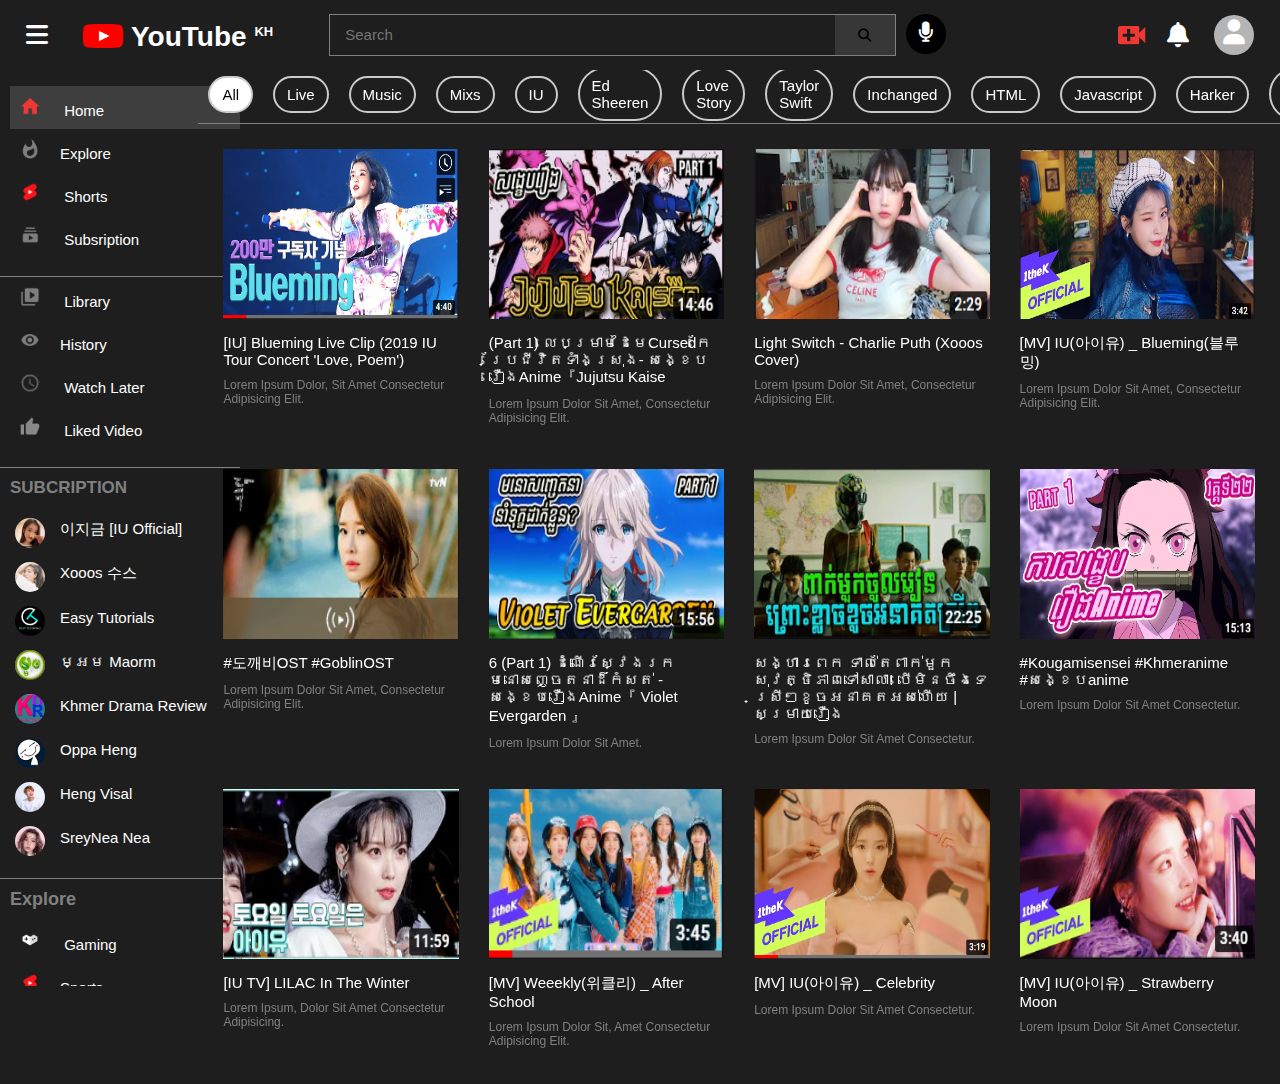
<file: index.html>
<!DOCTYPE html>
<html lang="en">
<head>
    <meta charset="UTF-8">
    <meta http-equiv="X-UA-Compatible" content="IE=edge">
    <meta name="viewport" content="width=device-width, initial-scale=1.0">
    <title>Youtube</title>
    <link rel="stylesheet" href="style.css">
    <link rel="stylesheet" href="https://cdnjs.cloudflare.com/ajax/libs/font-awesome/6.2.0/css/all.min.css">
</head>
<body>
 
    
    
    <!-- start header -->
    <div class="container-header">

        <!-- Logo youtube -->

        <div class="logo-youtube">
            <i id="icon-bar" class="fa-solid fa-bars"></i>
            <div class="image-youtube">
                <a href="./index.html"><img src="image/youtube-logo.png" alt=""></a>
            </div>
            <div class="text-youtube">
                <a href="./index.html"><h1>YouTube <sup>KH</sup></h1></a>
            </div>
        </div>

        <!-- search-form -->

        <div class="search-form">
            <form  class="form-search">
                <input type="search" name="" id="" placeholder="Search">
                <button><i id="search-icon" class="fa-solid fa-magnifying-glass"></i></button>     
            </form>
            <div class="icons-mis">
                <i id="microphone-icons" class="fa-solid fa-microphone"></i>
            </div>
        </div>

        <!-- icons  -->

        <div class="icons">
            <img id="upload-icon" src="images/upload.png" alt="">

            <i id="Notification-icons" class="fa-solid fa-bell"></i>
            <i id="user-icons" class="fa-solid fa-user"></i>
        </div>
    </div>
    <!-- End header -->

    <div class="container">

   
    <!-- Start navbar -->

  
    <div class="Navbar-container">
        <div class="first-content">
            <ul>
                <li>
                    <a href="#" id="home"><img  src="images/home.png" alt=""> home</a>
                    <a href="#"><img src="images/explore.png">explore</a>
                    <a href="#"><img src="image/shorts.png" alt=""> shorts</a>
                    <a href="#"><img src="images/subscriprion.png" alt=""> subsription</a><br>
                </li>
            </ul>  
        </div>
        <div class="first-content">
            <ul>
                <li>
                    <a href="#"><img src="images/library.png" alt=""> library</a>
                    <a href="#"><img src="images/history.png">history</a>
                    <a href="#"><img src="image/watche later icons.png" alt=""> watch later</a>
                    <a href="#"><img src="images/like.png" alt=""> liked video</a><br>
                </li>
            </ul>  
        </div>
        
        <!-- start subcription -->
    
    <div class="subcription-container">
        <h1>subcription</h1>
         <div class="subcription">
            <div class="user-acc">
                <img src="video image/1.png" alt="">
            </div>
            <div class="name-acc">
                <p>이지금 [IU Official] </p>
            </div>
        </div>
        <div class="subcription">
            <div class="user-acc">
                <img src="video image/2.png" alt="">
            </div>
            <div class="name-acc">
                <p>xooos 수스</p>
            </div>
        </div>
        <div class="subcription">
            <div class="user-acc">
                <img src="video image/3.png" alt="">
            </div>
            <div class="name-acc">
                <p>Easy Tutorials</p>
            </div>
        </div>
        <div class="subcription">
            <div class="user-acc">
                <img src="video image/4.png" alt="">
            </div>
            <div class="name-acc">
                <p>ម្អម Maorm</p>
            </div>
        </div>
        <div class="subcription">
            <div class="user-acc">
                <img src="video image/5.png" alt="">
            </div>
            <div class="name-acc">
                <p>Khmer Drama Review</p>
            </div>
        </div>
        <div class="subcription">
            <div class="user-acc">
                <img src="video image/6.png" alt="">
            </div>
            <div class="name-acc">
                <p>Oppa Heng </p>
            </div>
        </div>
        <div class="subcription">
            <div class="user-acc">
                <img src="video image/7.png" alt="">
            </div>
            <div class="name-acc">
                <p>Heng Visal </p>
            </div>
        </div>
        <div class="subcription">
            <div class="user-acc">
                <img src="video image/8.png" alt="">
            </div>
            <div class="name-acc">
                <p>SreyNea Nea</p>
            </div>
        </div>

        <br>
    </div>
       
       
        
         <!-- End subcription  -->

           <!-- /EXPLORE -->
           <div class="first-content">
            <h1>explore</h1>
            <ul>
                <li>
                    <a href="#"><img src="image/gaming icon.png" alt=""> gaming</a>
                    <a href="#"><img src="image/shorts.png">sports</a>
                </li>
            </ul>  
        </div>
           <div class="first-content">
            <h1 id="">MORE FROM YOUTUBE</h1>
            <ul>
                <li>
                    <a href="#"><img src="image/creater studio icon.png" alt=""> creater studio</a>
                    <a href="#"><img src="image/youtube-music icon.png">YouTube Music</a>
                    <a href="#"><img src="image/youtube kid icon.png" alt="">YouTube kids</a>
                    <a href="#"><img src="image/youtube  tv icon.png">YouTube TV</a>
                </li>
            </ul>  <br>
        </div>

        <!-- Setting -->

           <div class="first-content">
            <ul>
                <li>
                    <a href="#"><img src="image/setting icon 1.png" alt=""> setting</a>
                    <a href="#"><img src="image/report-history.png">Report history</a>
                    <a href="#"><img src="image/help icon 1.png" alt="">help</a>
                    <a href="#"><img src="image/youtube  tv icon.png">send feedback</a>
                </li>
            </ul>  <br>
        </div>
        <div class="para">
            <p> About PressCopyright Contact us Creators Advertise Developers
                Terms PrivacyPolicy & SafetyHow YouTube worksTest new features</p>
        </div>
        <div class="empty-class">
           
        </div>
          
    </div>
<!-- Ends navbar -->

  
   
    

    <!-- start main-container -->

    <div class="main-container">
        <div class="top-header">
            <p id="active">all</p>
            <p>live</p>
            <p>music</p>
            <p>mixs</p>
            <p>IU</p>
            <p>Ed Sheeren</p>
            <p>Love story</p>
            <p>taylor Swift</p>
            <p>inchanged</p>
            <p>HTML</p>
            <p>Javascript</p>
            <p>harker</p>
            <p>black hat</p>
           
         
        </div>

        <!-- start card-container -->
 <div class="card-bolck1">
    <div class="card-container">
        <!-- block---1 -->
        <div class="card-content">
                <div class="image">
                    <a href=" http://127.0.0.1:5501/child-1.html"><img src="video image/image-01.PNG" width="100%" height="100%" alt=""></a>
                </div>
            <div class="charect">
               <a href="http://127.0.0.1:5501/child-1.html"><h1>[IU] Blueming Live Clip (2019 IU Tour Concert 'Love, poem')</h1><p>Lorem ipsum dolor, sit amet consectetur adipisicing elit.</p></a>
            </div>
        </div>

          <!-- block---2 -->
        <div class="card-content">
            <div class="image">
                <a href="http://127.0.0.1:5501/child-2.html"><img src="video image/image-02.PNG" width="100%" height="100%" alt=""></a>
            </div>
            <div class="charect">
               <a href="http://127.0.0.1:5501/child-2.html"><h1>(Part 1) លេបម្រាមដៃមេCursedកែប្រែជីវិតទាំងស្រុង- សង្ខេបរឿង​Anime『Jujutsu Kaise</h1><p>Lorem ipsum dolor sit amet, consectetur adipisicing elit.</p></a>
            </div>
        </div>

          <!-- block---3 -->
        <div class="card-content">
            <div class="image">
                <a href="http://127.0.0.1:5501/child-3.html"><img src="video image/image-03.PNG" width="100%" height="100%" alt=""></a>
            </div>
            <div class="charect">
               <a href="http://127.0.0.1:5501/child-3.html"><h1>Light Switch - Charlie Puth (xooos cover)</h1><p>Lorem ipsum dolor sit amet, consectetur adipisicing elit.</p></a>
            </div>
        </div>

          <!-- block---4 -->

        <div class="card-content">
            <div class="image">
                <a href="http://127.0.0.1:5501/child-4.html"><img src="video image/image-04.PNG" width="100%" height="100%" alt=""></a>
            </div>
            <div class="charect">
               <a href="http://127.0.0.1:5501/child-4.html"><h1>[MV] IU(아이유) _ Blueming(블루밍)</h1><p>Lorem ipsum dolor sit amet, consectetur adipisicing elit.</p></a>
            </div>
        </div>
 </div>
   
        <div class="card-bolck2">
             <!-- block---5 -->
        <div class="card-content">
            <div class="image">
                <a href="http://127.0.0.1:5501/child-5.html"><img src="video image/image-05.PNG" width="100%" height="100%" alt=""></a>
            </div>
            <div class="charect">
               <a href="http://127.0.0.1:5501/child-5.html"><h1> #도깨비OST #GoblinOST</h1><p>Lorem ipsum dolor sit amet, consectetur adipisicing elit.</p></a>
            </div>
        </div>

         <!-- block---6 -->
        <div class="card-content">
            <div class="image">
                <a href="http://127.0.0.1:5501/child-6.html"><img src="video image/image-06.PNG" width="100%" height="100%" alt=""></a>
            </div>
            <div class="charect">
               <a href="http://127.0.0.1:5501/child-6.html"><h1>6 (Part 1) ដំណើរស្វែងរកមនោសញ្ចេតនាដ៏កំសត់​ - សង្ខេបរឿង​Anime『 Violet Evergarden 』</h1><p>Lorem ipsum dolor sit amet.</p></a>
            </div>
        </div>

         <!-- block---7 -->

        <div class="card-content">
            <div class="image">
                <a href="http://127.0.0.1:5501/child-7.html"><img src="video image/image-07.PNG" width="100%" height="100%" alt=""></a>
            </div>
            <div class="charect">
               <a href="http://127.0.0.1:5501/child-7.html"><h1>សង្ហារពេក ទាល់តែពាក់មួកសុវត្ថិភាពទៅសាលា! បើមិនចឹងទេ ស្រីៗខូចអនាគតអស់ហើយ | សម្រាយរឿង</h1><p>Lorem ipsum dolor sit amet consectetur.</p></a>
            </div>
        </div>

         <!-- block---8 -->
        <div class="card-content">
            <div class="image">
                <a href="http://127.0.0.1:5501/child-8.html"><img src="video image/image-08 n.PNG" width="100%" height="100%" alt=""></a>
            </div>
            <div class="charect">
               <a href="#http://127.0.0.1:5501/child-8.html"><h1>#kougamisensei #khmeranime #សង្ខេបanime</h1><p>Lorem ipsum dolor sit amet consectetur.</p></a>
            </div>
        </div>
        </div>
        <div class="card-bolck3">
              <!-- block---9 -->
        <div class="card-content">
            <div class="image">
                <a href="http://127.0.0.1:5501/child-9.html"><img src="video image/image-09.PNG" width="100%" height="100%" alt=""></a>
            </div>
            <div class="charect">
               <a href="#http://127.0.0.1:5501/child-9.html"><h1>[IU TV] LILAC in the winter</h1><p>Lorem ipsum, dolor sit amet consectetur adipisicing.</p></a>
            </div>
        </div>
         <!-- block---10 -->
        <div class="card-content">
            <div class="image">
                <a href="http://127.0.0.1:5501/child-10.html"><img src="video image/image-10.PNG" width="100%" height="100%" alt=""></a>
            </div>
            <div class="charect">
               <a href="#http://127.0.0.1:5501/child-10.html"><h1>[MV] Weeekly(위클리) _ After School</h1><p>Lorem ipsum dolor sit, amet consectetur adipisicing elit.</p></a>
            </div>
        </div>
         <!-- block---11 -->
        <div class="card-content">
            <div class="image">
                <a href="http://127.0.0.1:5501/child-11.html"><img src="video image/image-11.PNG" width="100%" height="100%" alt=""></a>
            </div>
            <div class="charect">
               <a href="#http://127.0.0.1:5501/child-11.html"><h1>[MV] IU(아이유) _ Celebrity</h1><p>Lorem ipsum dolor sit amet consectetur.</p></a>
            </div>
        </div>
         <!-- block---12 -->
        <div class="card-content">
            <div class="image">
                <a href="http://127.0.0.1:5501/child-12.html"><img src="video image/image-12.PNG" width="100%" height="100%" alt=""></a>
            </div>
            <div class="charect">
               <a href="#http://127.0.0.1:5501/child-12.html"><h1>[MV] IU(아이유) _ strawberry moon</h1><p>Lorem ipsum dolor sit amet consectetur.</p></a>
            </div>
        </div>

        </div>
       

   </div>
    
   <!-- end card-container -->



</div>
    <!-- ends main-container -->

   <!--end content -->
  <!--  end-container -->
</div>

</body>
</html>
</file>
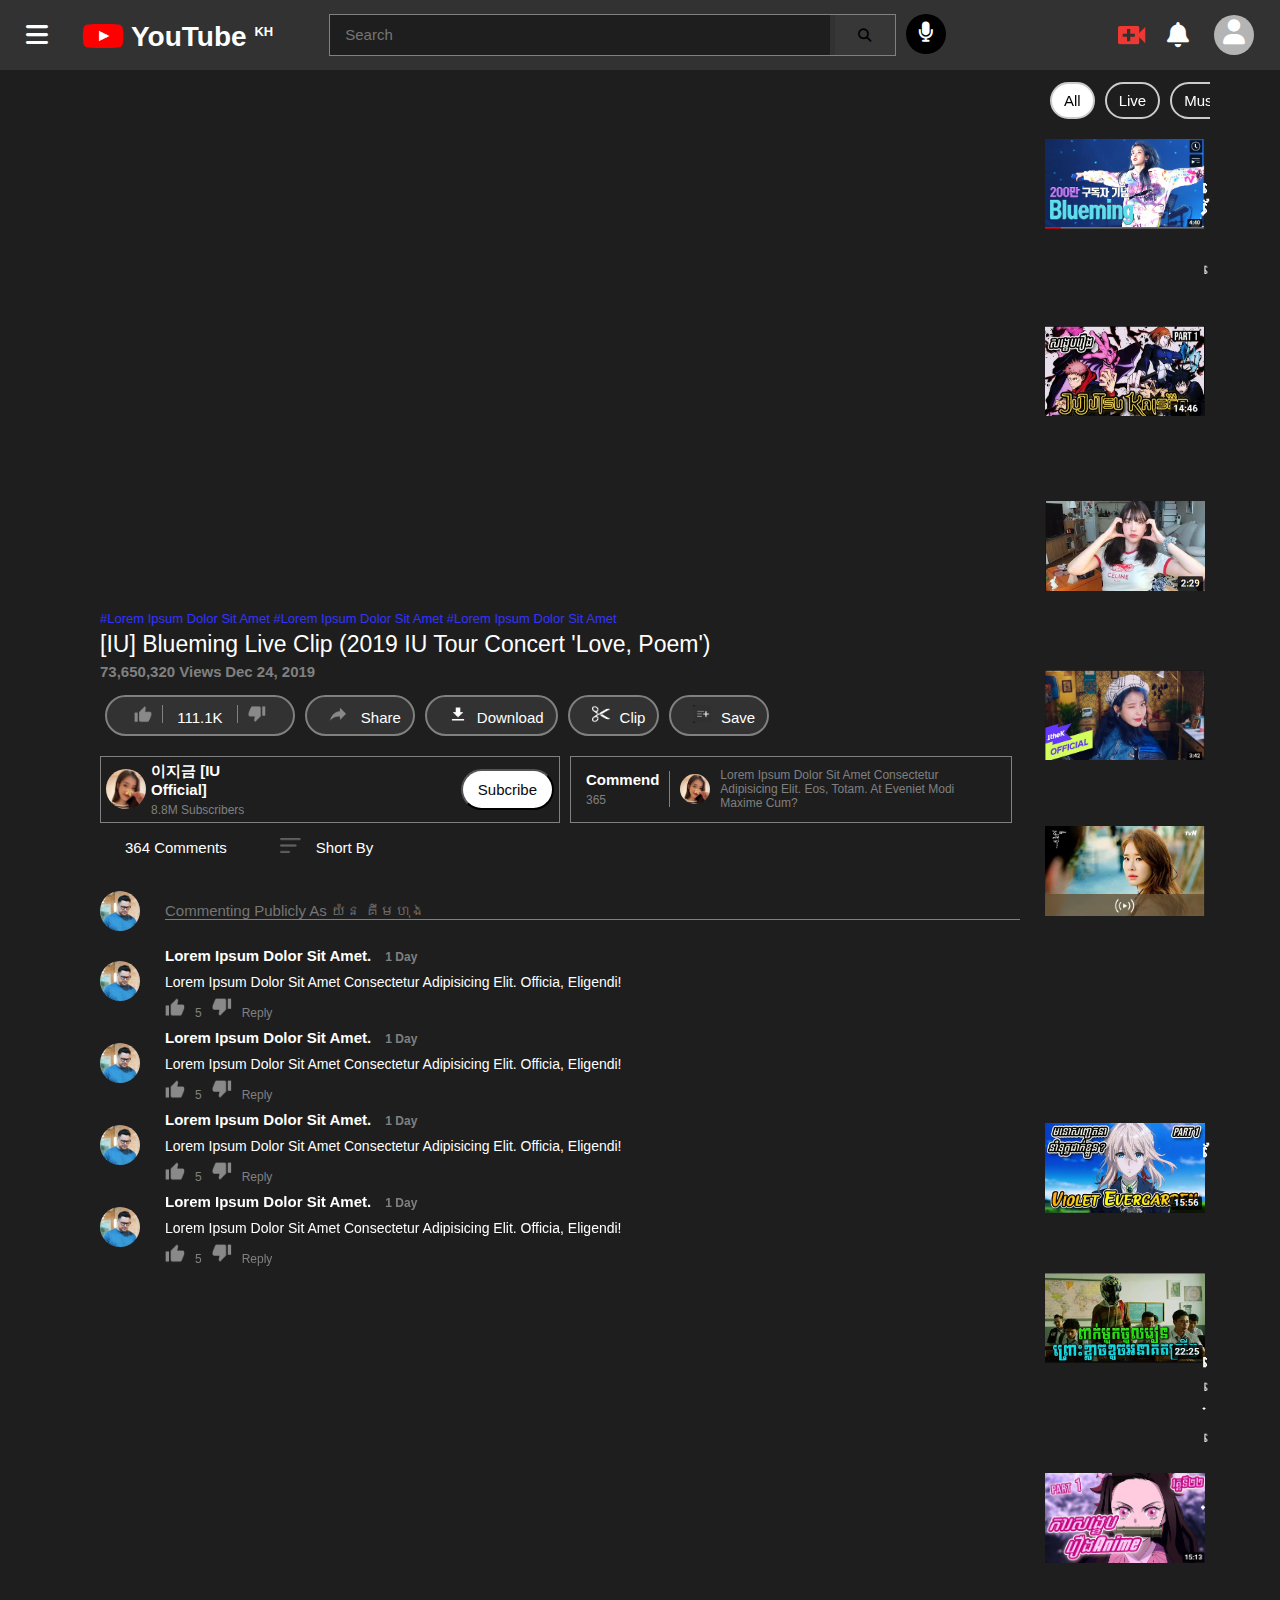
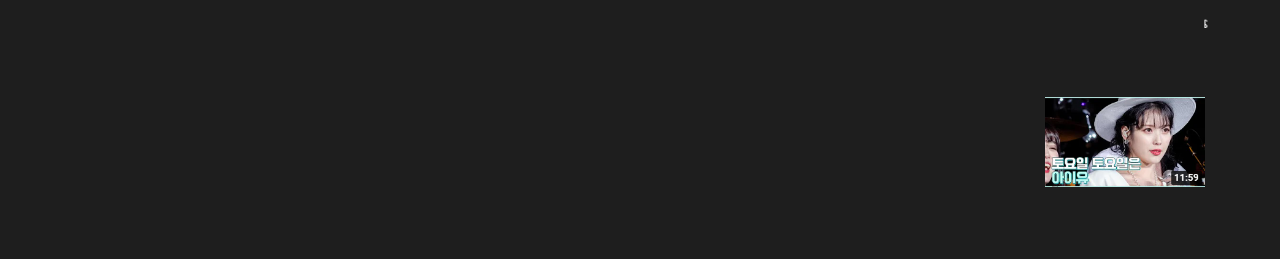
<file: child-1.html>
<!DOCTYPE html>
<html lang="en">
<head>
    <meta charset="UTF-8">
    <meta http-equiv="X-UA-Compatible" content="IE=edge">
    <meta name="viewport" content="width=device-width, initial-scale=1.0">
    <title>YouTube</title>
    <link rel="stylesheet" href="child-youtube.css">
    <link rel="stylesheet" href="https://cdnjs.cloudflare.com/ajax/libs/font-awesome/6.2.0/css/all.min.css">
</head>
<body>
    <!-- start header -->
    <section class="main">

 
    <div class="container-header">

        <!-- Logo youtube -->

         <div class="logo-youtube">
            <i id="icon-bar" class="fa-solid fa-bars"></i>
            <div class="image-youtube">
                <a href="./index.html"><img src="image/youtube-logo.png" alt=""></a>
            </div>
            <div class="text-youtube">
                <a href="./index.html"><h1>YouTube <sup>KH</sup></h1></a>
            </div>
        </div>

        <!-- search-form -->

        <div class="search-form">
            <form  class="form-search">
                <input type="search" name="" id="" placeholder="Search">
                <button><i id="search-icon" class="fa-solid fa-magnifying-glass"></i></button>     
            </form>
            <div class="icons-mis">
                <i id="microphone-icons" class="fa-solid fa-microphone"></i>
            </div>
        </div>

        <!-- icons  -->

        <div class="icons">
            <img id="upload-icon" src="images/upload.png" alt="">

            <i id="Notification-icons" class="fa-solid fa-bell"></i>
            <i id="user-icons" class="fa-solid fa-user"></i>
        </div>
    </div>
    <!-- End header -->


    <!-- start-container -->


    <div class="main-container">
        
        <!-- video-container -->

        <div class="video-play">
            <iframe id="video-youbube" src="https://www.youtube.com/embed/o_nxIQTM_B0" title="YouTube video player" frameborder="0" allow="accelerometer; autoplay; clipboard-write; encrypted-media; gyroscope; picture-in-picture" allowfullscreen></iframe>

             <div class="paragraph-tag">
            <div class="tag-small">
                <p>#Lorem ipsum dolor sit amet #Lorem ipsum dolor sit amet #Lorem ipsum dolor sit amet</p>
            </div>
            <div class="title">
                <p>[IU] Blueming Live Clip (2019 IU Tour Concert 'Love, poem')</p>
            </div>
            <div class="date">
                <span>73,650,320 views</span> <span>  Dec 24, 2019  </span>
            </div>
            <div class="icon-video">
                <p><img id="left-img" src="images/like.png" alt=""> <span> 111.1K </span> <img id="right-img" src="images/dislike.png" alt=""></p>
                <p><img src="images/share.png" alt=""> Share</p>
                <p><img src="image/download icon.png" alt="">download</p>
                <p><img src="image/clip icon.png" alt="">clip</p>
                <p><img src="image/save.PNG" alt="">save</p>
            </div>
            <div class="channel-user">
                <div class="left-user">
                    <img src="video image/1.png" alt="">
                    <div class="text">
                        <h1>
                            이지금 [IU Official]
                            </h1>
                        <p>8.8M subscribers</p>
                    </div>
                    <div class="sub">
                          <button>subcribe</button>
                    </div>
                  
                </div>
                <div class="right-user">
                    <div class="text-com">
                        <h1>Commend</h1>
                        <p>365</p>
                    </div>
                    <div class="user-comm">
                        <img src="video image/1.png" alt="">
                            <p>Lorem ipsum dolor sit amet consectetur adipisicing elit. Eos, totam. At eveniet modi maxime cum?</p>                    
                    </div>
                </div>
            </div>
            <div class="commends">
                <div class="self-comment">
                    <span>364 Comments</span>
                    <span> <img src="images/menu.png" alt="">short by</span>
                    <div class="user-commend">
                        <img src="images/tom.png" alt="">
                        <input type="text" placeholder="Commenting publicly as យ៉ន គីមហុង">
                    </div>
                </div>
 

                <div class="another-comments">
                    <div class="img-comm">
                        <img src="images/tom.png" alt="">
                    </div>
                    <div class="right-more">
                        <h1>Lorem ipsum dolor sit amet. <span>1 day</span></h1>
                        <p>Lorem ipsum dolor sit amet consectetur adipisicing elit. Officia, eligendi!</p>
                        <p><img src="images/like.png" alt=""><span>5</span><img src="images/dislike.png" alt=""><span>reply</span></p>
                    </div>
                </div>

                <div class="another-comments">
                    <div class="img-comm">
                        <img src="images/tom.png" alt="">
                    </div>
                    <div class="right-more">
                        <h1>Lorem ipsum dolor sit amet. <span>1 day</span></h1>
                        <p>Lorem ipsum dolor sit amet consectetur adipisicing elit. Officia, eligendi!</p>
                        <p><img src="images/like.png" alt=""><span>5</span><img src="images/dislike.png" alt=""><span>reply</span></p>
                    </div>
                </div>

                <div class="another-comments">
                    <div class="img-comm">
                        <img src="images/tom.png" alt="">
                    </div>
                    <div class="right-more">
                        <h1>Lorem ipsum dolor sit amet. <span>1 day</span></h1>
                        <p>Lorem ipsum dolor sit amet consectetur adipisicing elit. Officia, eligendi!</p>
                        <p><img src="images/like.png" alt=""><span>5</span><img src="images/dislike.png" alt=""><span>reply</span></p>
                    </div>
                </div>

                <div class="another-comments">
                    <div class="img-comm">
                        <img src="images/tom.png" alt="">
                    </div>
                    <div class="right-more">
                        <h1>Lorem ipsum dolor sit amet. <span>1 day</span></h1>
                        <p>Lorem ipsum dolor sit amet consectetur adipisicing elit. Officia, eligendi!</p>
                        <p><img src="images/like.png" alt=""><span>5</span><img src="images/dislike.png" alt=""><span>reply</span></p>
                    </div>
                </div>



            </div>
        </div>
        </div>
       

        <!-- another-video container -->
        <div class="another-video">

            <div class="header-choose">
                <p id="active">all</p>
                <p>live</p>
                <p>music</p>
                <p>mixs</p>
                <p>IU</p>
                <p>sport</p>
                <p>messi</p>
            </div>
            <div class="more-video">
                    <div class="image-video">
                        <a href="http://127.0.0.1:5501/child-1.html"><img src="video image/image-01.PNG" alt=""></a>
                    </div>
                    <div class="para-video">
                        <a href="http://127.0.0.1:5501/child-1.html"><h1>(Part 1) លេបម្រាមដៃមេCursedកែប្រែជីវិតទាំងស្រុង</h1><p>- សង្ខេបរឿង​Anime『Jujutsu Kaisen 』</p></a>
                    </div>
            </div>
            <div class="more-video">
                    <div class="image-video">
                        <a href="http://127.0.0.1:5501/child-2.html"><img src="video image/image-02.PNG" alt=""></a>
                    </div>
                    <div class="para-video">
                        <a href="http://127.0.0.1:5501/child-2.html"><h1>[MV] IU(아이유) _ Blueming(블루밍)</h1><p>Lorem ipsum dolor sit amet consectetur adipisicing.</p></a>
                    </div>
            </div>
            <div class="more-video">
                    <div class="image-video">
                        <a href="http://127.0.0.1:5501/child-3.html"><img src="video image/image-03.PNG" alt=""></a>
                    </div>
                    <div class="para-video">
                        <a href="http://127.0.0.1:5501/child-3.html"><h1>Light Switch - Charlie Puth (xooos cover)</h1><p>#LightSwitch #CharliePuth  </p></a>
                    </div>
            </div>
            <div class="more-video">
                    <div class="image-video">
                        <a href="http://127.0.0.1:5501/child-4.html"><img src="video image/image-04.PNG" alt=""></a>
                    </div>
                    <div class="para-video">
                        <a href="http://127.0.0.1:5501/child-4.html"><h1>[MV] IU(아이유) _ Celebrity</h1><p>[MV] IU(아이유) _ Celebrity</p></a>
                    </div>
            </div>
            <div class="more-video">
                    <div class="image-video">
                        <a href="http://127.0.0.1:5501/child-5.html"><img src="video image/image-05.PNG" alt=""></a>
                    </div>
                    <div class="para-video">
                        <a href="http://127.0.0.1:5501/child-5.html"><h1>[MV] 소유(SOYOU) - I Miss You (도깨비 OST) Goblin OST Part 7</h1><p>소유(SOYOU) - I Miss You.</p></a>
                    </div>
            </div>
            <div class="more-video">
                    <div class="image-video">
                        <a href="http://127.0.0.1:5501/child-6.html"><img src="video image/image-06.PNG" alt=""></a>
                    </div>
                    <div class="para-video">
                        <a href="http://127.0.0.1:5501/child-6.html"><h1>(Part 1) ដំណើរស្វែងរកមនោសញ្ចេតនាដ៏កំសត់</h1><p>សង្ខេបរឿង​Anime『 Violet Evergarden 』</p></a>
                    </div>
            </div>
            <div class="more-video">
                    <div class="image-video">
                        <a href="http://127.0.0.1:5501/child-7.html"><img src="video image/image-07.PNG" alt=""></a>
                    </div>
                    <div class="para-video">
                        <a href="http://127.0.0.1:5501/child-7.html"><h1> សង្ហារពេក ទាល់តែពាក់មួកសុវត្ថិភាពទៅសាលា!</h1><p>បើមិនចឹងទេ ស្រីៗខូចអនាគតអស់ហើយ | សម្រាយរឿង</p></a>
                    </div>
            </div>
            <div class="more-video">
                    <div class="image-video">
                        <a href="http://127.0.0.1:5501/child-8.html"><img src="video image/image-08 n.PNG" alt=""></a>
                    </div>
                    <div class="para-video">
                        <a href="http://127.0.0.1:5501/child-8.html"><h1>ប្អូនស្រីក្លាយជាបិសាចសុីសាច់មនុស្ស </h1><p>សង្ខេបរឿងAnime 『Demon Slayer』 (Part 1)</p></a>
                    </div>
            </div>
            <div class="more-video">
                    <div class="image-video">
                        <a href="http://127.0.0.1:5501/child-9.html"><img src="video image/image-09.PNG" alt=""></a>
                    </div>
                    <div class="para-video">
                        <a href="http://127.0.0.1:5501/child-9.html"><h1>[IU TV] LILAC in the winter</h1><p>[IU TV] 한 겨울의 라일락</p></a>
                    </div>
            </div>
            <div class="more-video">
                    <div class="image-video">
                        <a href="http://127.0.0.1:5501/child-10.html"><img src="video image/image-10.PNG" alt=""></a>
                    </div>
                    <div class="para-video">
                        <a href="http://127.0.0.1:5501/child-10.html"><h1>[MV] Weeekly(위클리) _ After School</h1><p> [MV] Weeekly(위클리) _ After School</p></a>
                    </div>
            </div>
            <div class="more-video">
                    <div class="image-video">
                        <a href="http://127.0.0.1:5501/child-11.html"><img src="video image/image-11.PNG" alt=""></a>
                    </div>
                    <div class="para-video">
                        <a href="http://127.0.0.1:5501/child-11.html"><h1>[MV] IU(아이유) _ Celebrity</h1><p>[MV] IU(아이유) _ Celebrity</p></a>
                    </div>
            </div>
            <div class="more-video">
                    <div class="image-video">
                        <a href="http://127.0.0.1:5501/child-12.html"><img src="video image/image-12.PNG" alt=""></a>
                    </div>
                    <div class="para-video">
                        <a href="http://127.0.0.1:5501/child-12.html"><h1>[MV] IU(아이유) _ strawberry moon</h1><p> [MV] IU(아이유) _ strawberry moon</p></a>
                    </div>
            </div>

        </div>

    </div>

    <!-- ends-container -->
</section>
</body>
</html>
</file>
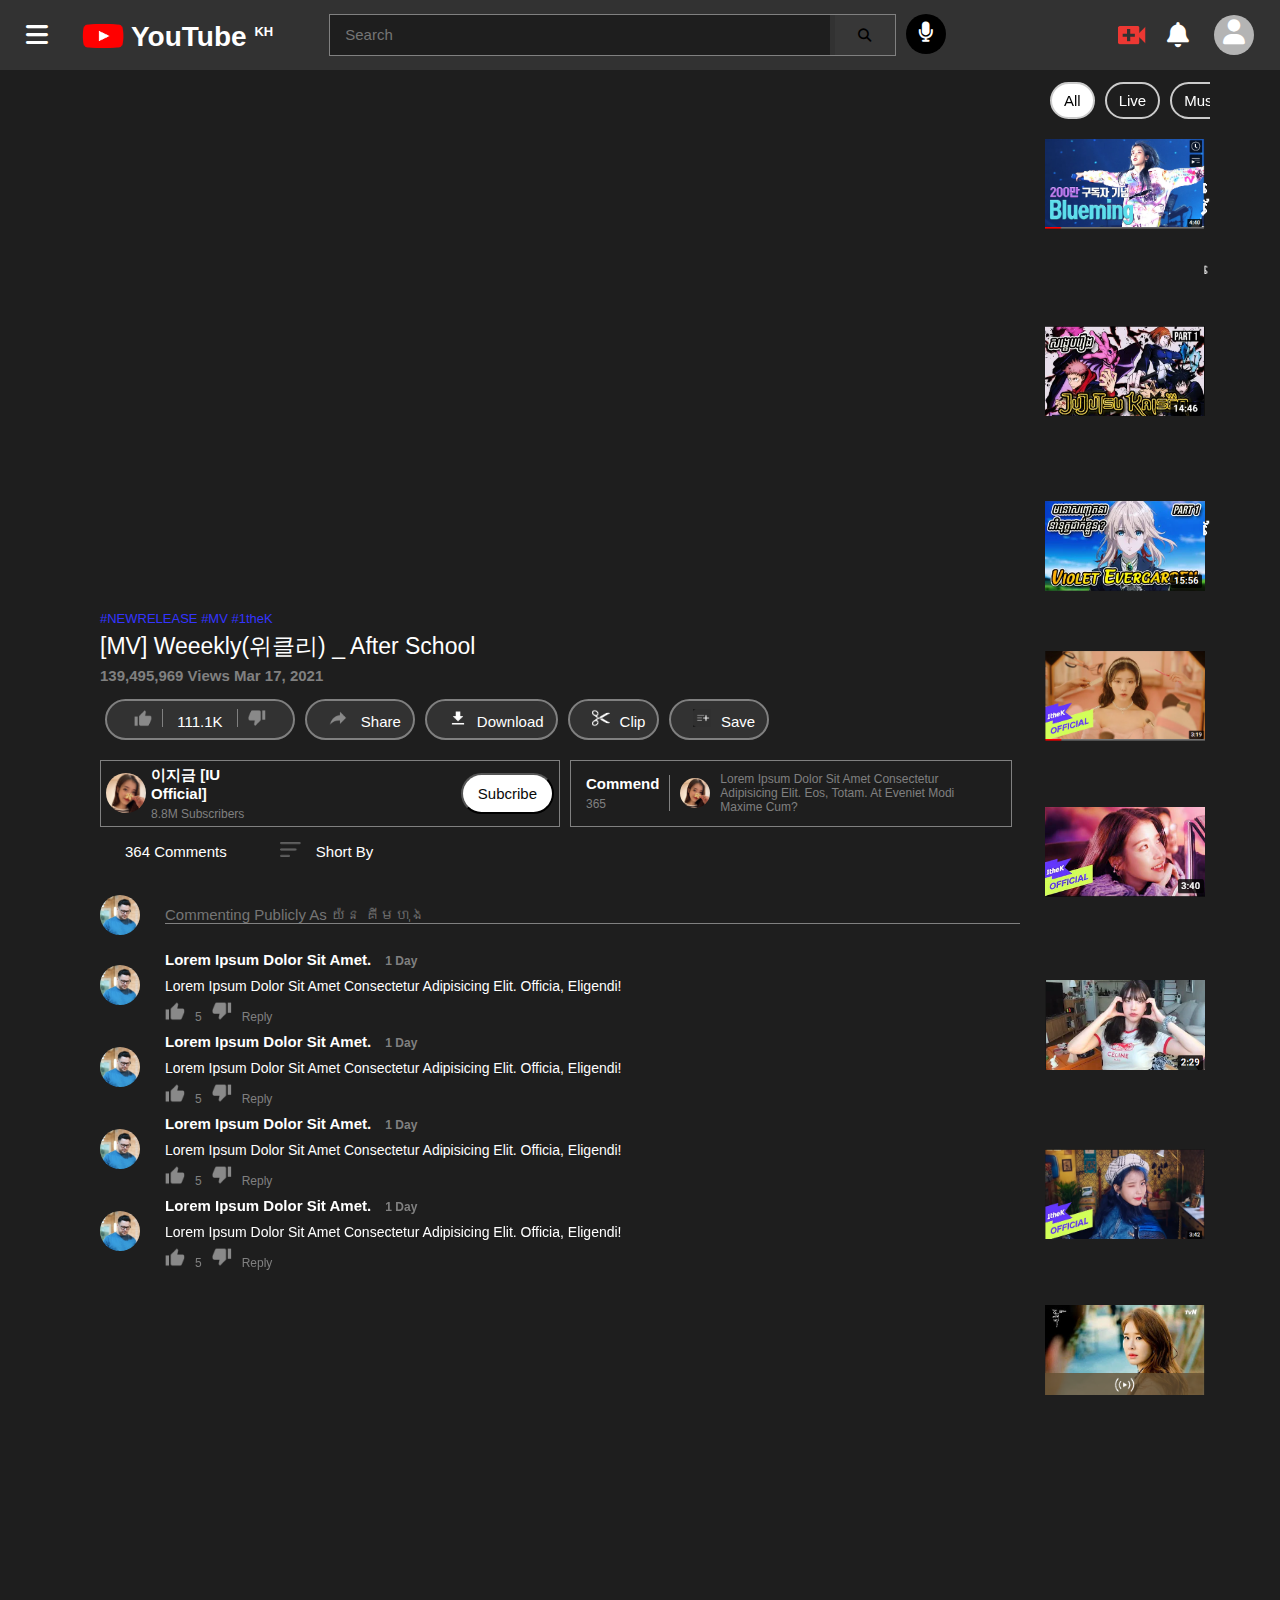
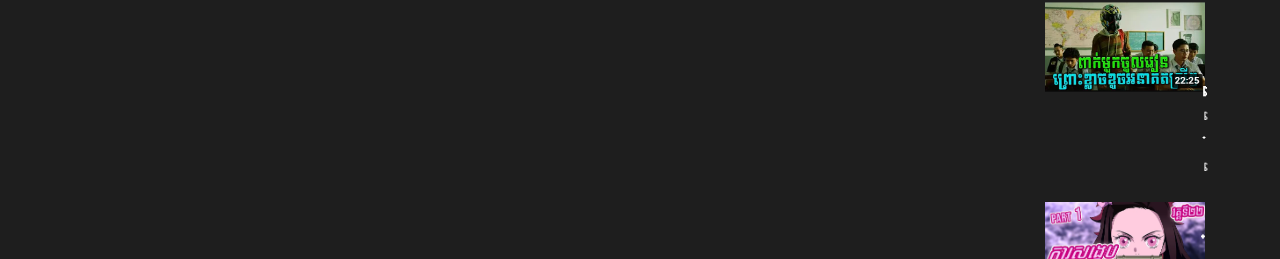
<file: child-10.html>
<!DOCTYPE html>
<html lang="en">
<head>
    <meta charset="UTF-8">
    <meta http-equiv="X-UA-Compatible" content="IE=edge">
    <meta name="viewport" content="width=device-width, initial-scale=1.0">
    <title>YouTube</title>
    <link rel="stylesheet" href="child-youtube.css">
    <link rel="stylesheet" href="https://cdnjs.cloudflare.com/ajax/libs/font-awesome/6.2.0/css/all.min.css">
</head>
<body>
    <!-- start header -->
    <section class="main">

 
    <div class="container-header">

        <!-- Logo youtube -->

          <div class="logo-youtube">
            <i id="icon-bar" class="fa-solid fa-bars"></i>
            <div class="image-youtube">
                <a href="./index.html"><img src="image/youtube-logo.png" alt=""></a>
            </div>
            <div class="text-youtube">
                <a href="./index.html"><h1>YouTube <sup>KH</sup></h1></a>
            </div>
        </div>

        <!-- search-form -->

        <div class="search-form">
            <form  class="form-search">
                <input type="search" name="" id="" placeholder="Search">
                <button><i id="search-icon" class="fa-solid fa-magnifying-glass"></i></button>     
            </form>
            <div class="icons-mis">
                <i id="microphone-icons" class="fa-solid fa-microphone"></i>
            </div>
        </div>

        <!-- icons  -->

        <div class="icons">
            <img id="upload-icon" src="images/upload.png" alt="">

            <i id="Notification-icons" class="fa-solid fa-bell"></i>
            <i id="user-icons" class="fa-solid fa-user"></i>
        </div>
    </div>
    <!-- End header -->


    <!-- start-container -->


    <div class="main-container">
        
        <!-- video-container -->

        <div class="video-play">
            <iframe id="video-youbube"  src="https://www.youtube.com/embed/qfVuRQX0ydQ" title="YouTube video player" frameborder="0" allow="accelerometer; autoplay; clipboard-write; encrypted-media; gyroscope; picture-in-picture" allowfullscreen></iframe>

             <div class="paragraph-tag">
            <div class="tag-small">
                <p>#NEWRELEASE #MV #1theK</p>
            </div>
            <div class="title">
                <p>[MV] Weeekly(위클리) _ After School</p>
            </div>
            <div class="date">
                <span>139,495,969 views </span> <span>   Mar 17, 2021   </span>
            </div>
            <div class="icon-video">
                <p><img id="left-img" src="images/like.png" alt=""> <span> 111.1K </span> <img id="right-img" src="images/dislike.png" alt=""></p>
                <p><img src="images/share.png" alt=""> Share</p>
                <p><img src="image/download icon.png" alt="">download</p>
                <p><img src="image/clip icon.png" alt="">clip</p>
                <p><img src="image/save.PNG" alt="">save</p>
            </div>
            <div class="channel-user">
                <div class="left-user">
                    <img src="video image/1.png" alt="">
                    <div class="text">
                        <h1>
                            이지금 [IU Official]
                            </h1>
                        <p>8.8M subscribers</p>
                    </div>
                    <div class="sub">
                          <button>subcribe</button>
                    </div>
                  
                </div>
                <div class="right-user">
                    <div class="text-com">
                        <h1>Commend</h1>
                        <p>365</p>
                    </div>
                    <div class="user-comm">
                        <img src="video image/1.png" alt="">
                            <p>Lorem ipsum dolor sit amet consectetur adipisicing elit. Eos, totam. At eveniet modi maxime cum?</p>                    
                    </div>
                </div>
            </div>
            <div class="commends">
                <div class="self-comment">
                    <span>364 Comments</span>
                    <span> <img src="images/menu.png" alt="">short by</span>
                    <div class="user-commend">
                        <img src="images/tom.png" alt="">
                        <input type="text" placeholder="Commenting publicly as យ៉ន គីមហុង">
                    </div>
                </div>
 

                <div class="another-comments">
                    <div class="img-comm">
                        <img src="images/tom.png" alt="">
                    </div>
                    <div class="right-more">
                        <h1>Lorem ipsum dolor sit amet. <span>1 day</span></h1>
                        <p>Lorem ipsum dolor sit amet consectetur adipisicing elit. Officia, eligendi!</p>
                        <p><img src="images/like.png" alt=""><span>5</span><img src="images/dislike.png" alt=""><span>reply</span></p>
                    </div>
                </div>

                <div class="another-comments">
                    <div class="img-comm">
                        <img src="images/tom.png" alt="">
                    </div>
                    <div class="right-more">
                        <h1>Lorem ipsum dolor sit amet. <span>1 day</span></h1>
                        <p>Lorem ipsum dolor sit amet consectetur adipisicing elit. Officia, eligendi!</p>
                        <p><img src="images/like.png" alt=""><span>5</span><img src="images/dislike.png" alt=""><span>reply</span></p>
                    </div>
                </div>

                <div class="another-comments">
                    <div class="img-comm">
                        <img src="images/tom.png" alt="">
                    </div>
                    <div class="right-more">
                        <h1>Lorem ipsum dolor sit amet. <span>1 day</span></h1>
                        <p>Lorem ipsum dolor sit amet consectetur adipisicing elit. Officia, eligendi!</p>
                        <p><img src="images/like.png" alt=""><span>5</span><img src="images/dislike.png" alt=""><span>reply</span></p>
                    </div>
                </div>

                <div class="another-comments">
                    <div class="img-comm">
                        <img src="images/tom.png" alt="">
                    </div>
                    <div class="right-more">
                        <h1>Lorem ipsum dolor sit amet. <span>1 day</span></h1>
                        <p>Lorem ipsum dolor sit amet consectetur adipisicing elit. Officia, eligendi!</p>
                        <p><img src="images/like.png" alt=""><span>5</span><img src="images/dislike.png" alt=""><span>reply</span></p>
                    </div>
                </div>



            </div>
        </div>
        </div>
       

        <!-- another-video container -->
        <div class="another-video">

            <div class="header-choose">
                <p id="active">all</p>
                <p>live</p>
                <p>music</p>
                <p>mixs</p>
                <p>IU</p>
                <p>sport</p>
                <p>messi</p>
            </div>
            <div class="more-video">
                    <div class="image-video">
                        <a href="http://127.0.0.1:5501/child-1.html"><img src="video image/image-01.PNG" alt=""></a>
                    </div>
                    <div class="para-video">
                        <a href="http://127.0.0.1:5501/child-1.html"><h1>(Part 1) លេបម្រាមដៃមេCursedកែប្រែជីវិតទាំងស្រុង</h1><p>- សង្ខេបរឿង​Anime『Jujutsu Kaisen 』</p></a>
                    </div>
            </div>
            <div class="more-video">
                    <div class="image-video">
                        <a href="http://127.0.0.1:5501/child-2.html"><img src="video image/image-02.PNG" alt=""></a>
                    </div>
                    <div class="para-video">
                        <a href="http://127.0.0.1:5501/child-2.html"><h1>[MV] IU(아이유) _ Blueming(블루밍)</h1><p>Lorem ipsum dolor sit amet consectetur adipisicing.</p></a>
                    </div>
            </div>
          
            <div class="more-video">
                    <div class="image-video">
                        <a href="http://127.0.0.1:5501/child-6.html"><img src="video image/image-06.PNG" alt=""></a>
                    </div>
                    <div class="para-video">
                        <a href="http://127.0.0.1:5501/child-6.html"><h1>(Part 1) ដំណើរស្វែងរកមនោសញ្ចេតនាដ៏កំសត់</h1><p>សង្ខេបរឿង​Anime『 Violet Evergarden 』</p></a>
                    </div>
            </div>
           
          
            <div class="more-video">
                    <div class="image-video">
                        <a href="http://127.0.0.1:5501/child-11.html"><img src="video image/image-11.PNG" alt=""></a>
                    </div>
                    <div class="para-video">
                        <a href="http://127.0.0.1:5501/child-11.html"><h1>[MV] IU(아이유) _ Celebrity</h1><p>[MV] IU(아이유) _ Celebrity</p></a>
                    </div>
            </div>
            <div class="more-video">
                    <div class="image-video">
                        <a href="http://127.0.0.1:5501/child-12.html"><img src="video image/image-12.PNG" alt=""></a>
                    </div>
                    <div class="para-video">
                        <a href="http://127.0.0.1:5501/child-12.html"><h1>[MV] IU(아이유) _ strawberry moon</h1><p> [MV] IU(아이유) _ strawberry moon</p></a>
                    </div>
            </div>
            <div class="more-video">
                <div class="image-video">
                    <a href="http://127.0.0.1:5501/child-3.html"><img src="video image/image-03.PNG" alt=""></a>
                </div>
                <div class="para-video">
                    <a href="http://127.0.0.1:5501/child-3.html"><h1>Light Switch - Charlie Puth (xooos cover)</h1><p>#LightSwitch #CharliePuth  </p></a>
                </div>
        </div>
        <div class="more-video">
                <div class="image-video">
                    <a href="http://127.0.0.1:5501/child-4.html"><img src="video image/image-04.PNG" alt=""></a>
                </div>
                <div class="para-video">
                    <a href="http://127.0.0.1:5501/child-4.html"><h1>[MV] IU(아이유) _ Celebrity</h1><p>[MV] IU(아이유) _ Celebrity</p></a>
                </div>
        </div>
        <div class="more-video">
                <div class="image-video">
                    <a href="http://127.0.0.1:5501/child-5.html"><img src="video image/image-05.PNG" alt=""></a>
                </div>
                <div class="para-video">
                    <a href="http://127.0.0.1:5501/child-5.html"><h1>[MV] 소유(SOYOU) - I Miss You (도깨비 OST) Goblin OST Part 7</h1><p>소유(SOYOU) - I Miss You.</p></a>
                </div>
        </div>
            <div class="more-video">
                <div class="image-video">
                    <a href="http://127.0.0.1:5501/child-7.html"><img src="video image/image-07.PNG" alt=""></a>
                </div>
                <div class="para-video">
                    <a href="http://127.0.0.1:5501/child-7.html"><h1> សង្ហារពេក ទាល់តែពាក់មួកសុវត្ថិភាពទៅសាលា!</h1><p>បើមិនចឹងទេ ស្រីៗខូចអនាគតអស់ហើយ | សម្រាយរឿង</p></a>
                </div>
        </div>
        <div class="more-video">
                <div class="image-video">
                    <a href="http://127.0.0.1:5501/child-8.html"><img src="video image/image-08 n.PNG" alt=""></a>
                </div>
                <div class="para-video">
                    <a href="http://127.0.0.1:5501/child-8.html"><h1>ប្អូនស្រីក្លាយជាបិសាចសុីសាច់មនុស្ស </h1><p>សង្ខេបរឿងAnime 『Demon Slayer』 (Part 1)</p></a>
                </div>
        </div>
        <div class="more-video">
                <div class="image-video">
                    <a href="http://127.0.0.1:5501/child-9.html"><img src="video image/image-09.PNG" alt=""></a>
                </div>
                <div class="para-video">
                    <a href="http://127.0.0.1:5501/child-9.html"><h1>[IU TV] LILAC in the winter</h1><p>[IU TV] 한 겨울의 라일락</p></a>
                </div>
        </div>

        </div>

    </div>

    <!-- ends-container -->
</section>
</body>
</html>
</file>
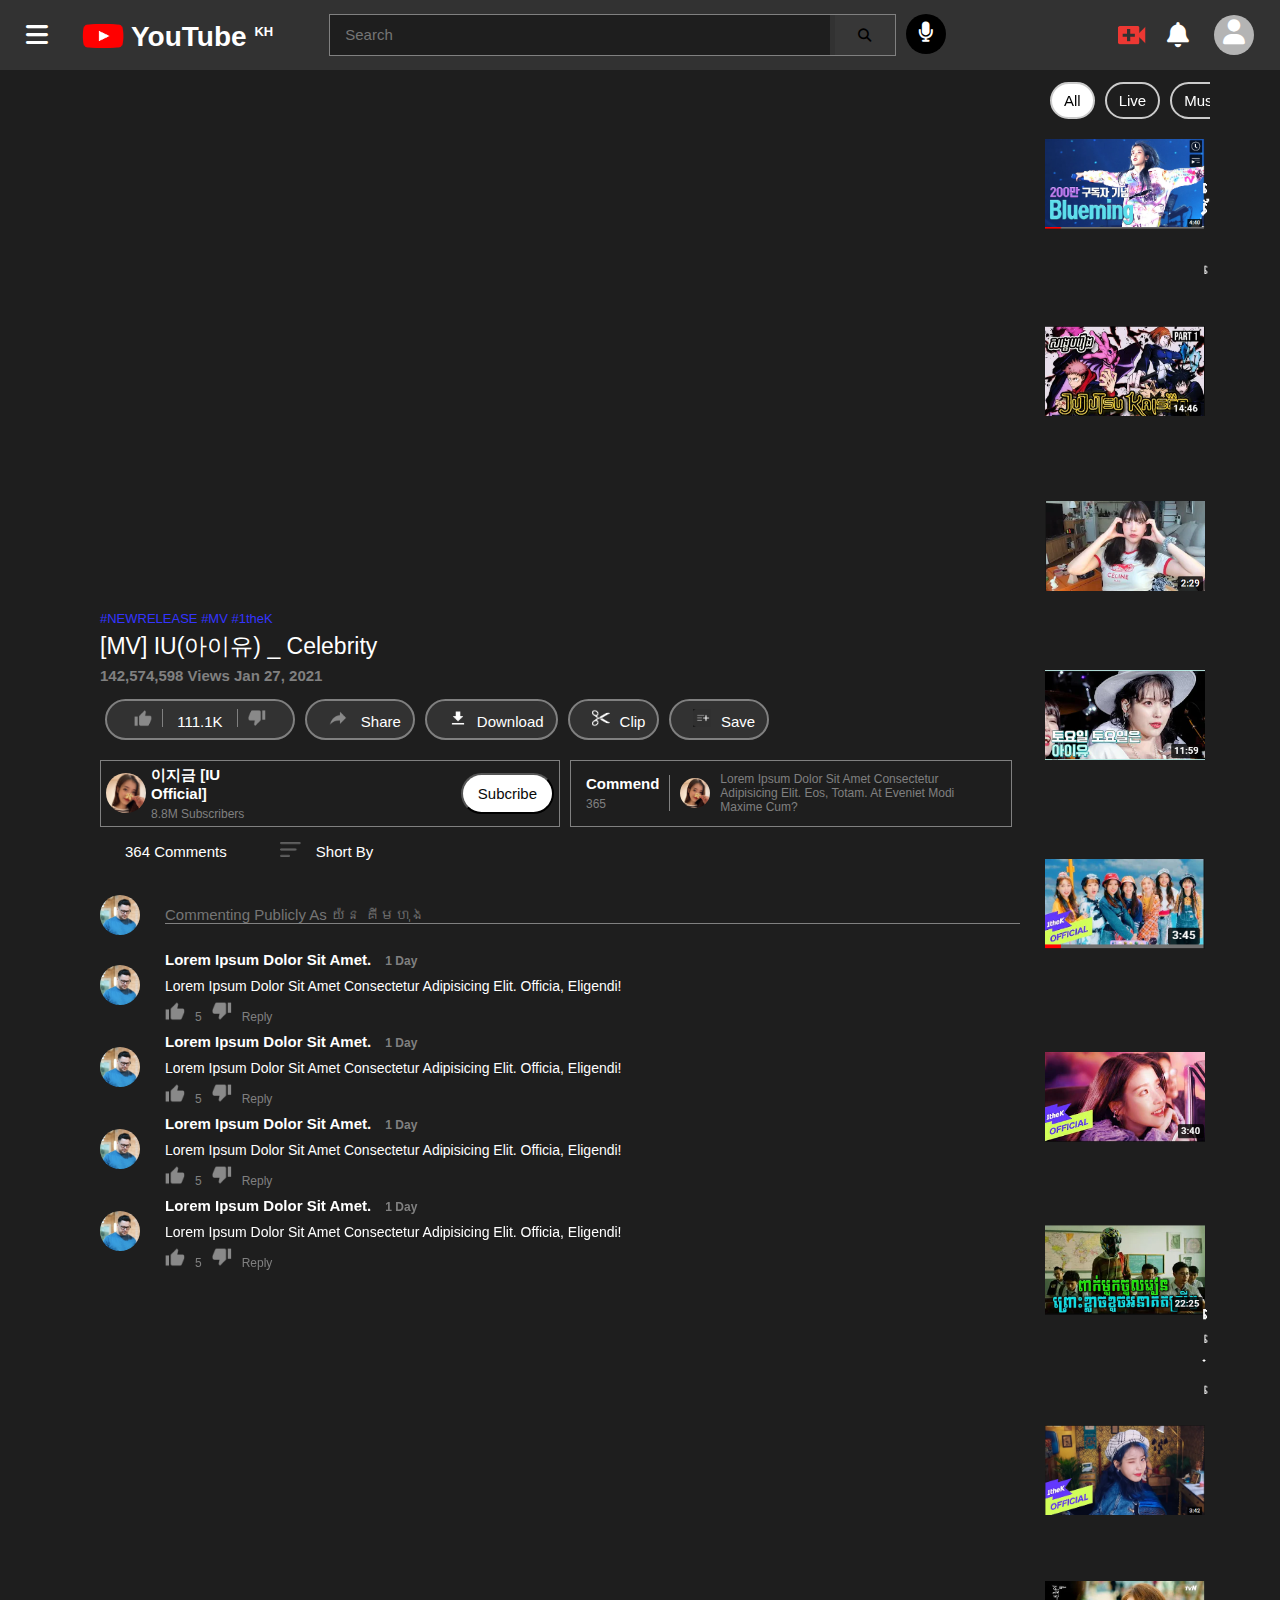
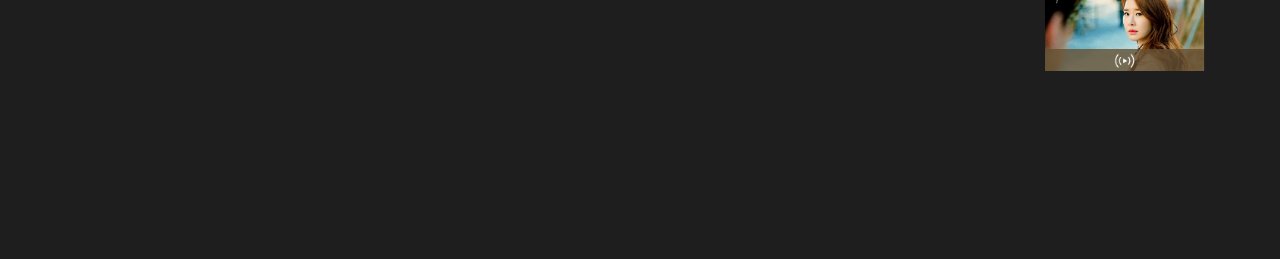
<file: child-11.html>
<!DOCTYPE html>
<html lang="en">
<head>
    <meta charset="UTF-8">
    <meta http-equiv="X-UA-Compatible" content="IE=edge">
    <meta name="viewport" content="width=device-width, initial-scale=1.0">
    <title>YouTube</title>
    <link rel="stylesheet" href="child-youtube.css">
    <link rel="stylesheet" href="https://cdnjs.cloudflare.com/ajax/libs/font-awesome/6.2.0/css/all.min.css">
</head>
<body>
    <!-- start header -->
    <section class="main">

 
    <div class="container-header">

        <!-- Logo youtube -->
          <div class="logo-youtube">
            <i id="icon-bar" class="fa-solid fa-bars"></i>
            <div class="image-youtube">
                <a href="./index.html"><img src="image/youtube-logo.png" alt=""></a>
            </div>
            <div class="text-youtube">
                <a href="./index.html"><h1>YouTube <sup>KH</sup></h1></a>
            </div>
        </div>


        <!-- search-form -->

        <div class="search-form">
            <form  class="form-search">
                <input type="search" name="" id="" placeholder="Search">
                <button><i id="search-icon" class="fa-solid fa-magnifying-glass"></i></button>     
            </form>
            <div class="icons-mis">
                <i id="microphone-icons" class="fa-solid fa-microphone"></i>
            </div>
        </div>

        <!-- icons  -->

        <div class="icons">
            <img id="upload-icon" src="images/upload.png" alt="">

            <i id="Notification-icons" class="fa-solid fa-bell"></i>
            <i id="user-icons" class="fa-solid fa-user"></i>
        </div>
    </div>
    <!-- End header -->


    <!-- start-container -->


    <div class="main-container">
        
        <!-- video-container -->

        <div class="video-play">
            <iframe id="video-youbube"  src="https://www.youtube.com/embed/0-q1KafFCLU" title="YouTube video player" frameborder="0" allow="accelerometer; autoplay; clipboard-write; encrypted-media; gyroscope; picture-in-picture" allowfullscreen></iframe>

             <div class="paragraph-tag">
            <div class="tag-small">
                <p>#NEWRELEASE #MV #1theK</p>
            </div>
            <div class="title">
                <p>[MV] IU(아이유) _ Celebrity</p>
            </div>
            <div class="date">
                <span>142,574,598 views  </span> <span>  Jan 27, 2021 </span>
            </div>
            <div class="icon-video">
                <p><img id="left-img" src="images/like.png" alt=""> <span> 111.1K </span> <img id="right-img" src="images/dislike.png" alt=""></p>
                <p><img src="images/share.png" alt=""> Share</p>
                <p><img src="image/download icon.png" alt="">download</p>
                <p><img src="image/clip icon.png" alt="">clip</p>
                <p><img src="image/save.PNG" alt="">save</p>
            </div>
            <div class="channel-user">
                <div class="left-user">
                    <img src="video image/1.png" alt="">
                    <div class="text">
                        <h1>
                            이지금 [IU Official]
                            </h1>
                        <p>8.8M subscribers</p>
                    </div>
                    <div class="sub">
                          <button>subcribe</button>
                    </div>
                  
                </div>
                <div class="right-user">
                    <div class="text-com">
                        <h1>Commend</h1>
                        <p>365</p>
                    </div>
                    <div class="user-comm">
                        <img src="video image/1.png" alt="">
                            <p>Lorem ipsum dolor sit amet consectetur adipisicing elit. Eos, totam. At eveniet modi maxime cum?</p>                    
                    </div>
                </div>
            </div>
            <div class="commends">
                <div class="self-comment">
                    <span>364 Comments</span>
                    <span> <img src="images/menu.png" alt="">short by</span>
                    <div class="user-commend">
                        <img src="images/tom.png" alt="">
                        <input type="text" placeholder="Commenting publicly as យ៉ន គីមហុង">
                    </div>
                </div>
 

                <div class="another-comments">
                    <div class="img-comm">
                        <img src="images/tom.png" alt="">
                    </div>
                    <div class="right-more">
                        <h1>Lorem ipsum dolor sit amet. <span>1 day</span></h1>
                        <p>Lorem ipsum dolor sit amet consectetur adipisicing elit. Officia, eligendi!</p>
                        <p><img src="images/like.png" alt=""><span>5</span><img src="images/dislike.png" alt=""><span>reply</span></p>
                    </div>
                </div>

                <div class="another-comments">
                    <div class="img-comm">
                        <img src="images/tom.png" alt="">
                    </div>
                    <div class="right-more">
                        <h1>Lorem ipsum dolor sit amet. <span>1 day</span></h1>
                        <p>Lorem ipsum dolor sit amet consectetur adipisicing elit. Officia, eligendi!</p>
                        <p><img src="images/like.png" alt=""><span>5</span><img src="images/dislike.png" alt=""><span>reply</span></p>
                    </div>
                </div>

                <div class="another-comments">
                    <div class="img-comm">
                        <img src="images/tom.png" alt="">
                    </div>
                    <div class="right-more">
                        <h1>Lorem ipsum dolor sit amet. <span>1 day</span></h1>
                        <p>Lorem ipsum dolor sit amet consectetur adipisicing elit. Officia, eligendi!</p>
                        <p><img src="images/like.png" alt=""><span>5</span><img src="images/dislike.png" alt=""><span>reply</span></p>
                    </div>
                </div>

                <div class="another-comments">
                    <div class="img-comm">
                        <img src="images/tom.png" alt="">
                    </div>
                    <div class="right-more">
                        <h1>Lorem ipsum dolor sit amet. <span>1 day</span></h1>
                        <p>Lorem ipsum dolor sit amet consectetur adipisicing elit. Officia, eligendi!</p>
                        <p><img src="images/like.png" alt=""><span>5</span><img src="images/dislike.png" alt=""><span>reply</span></p>
                    </div>
                </div>



            </div>
        </div>
        </div>
       

        <!-- another-video container -->
        <div class="another-video">

            <div class="header-choose">
                <p id="active">all</p>
                <p>live</p>
                <p>music</p>
                <p>mixs</p>
                <p>IU</p>
                <p>sport</p>
                <p>messi</p>
            </div>
            <div class="more-video">
                    <div class="image-video">
                        <a href="http://127.0.0.1:5501/child-1.html"><img src="video image/image-01.PNG" alt=""></a>
                    </div>
                    <div class="para-video">
                        <a href="http://127.0.0.1:5501/child-1.html"><h1>(Part 1) លេបម្រាមដៃមេCursedកែប្រែជីវិតទាំងស្រុង</h1><p>- សង្ខេបរឿង​Anime『Jujutsu Kaisen 』</p></a>
                    </div>
            </div>
            <div class="more-video">
                    <div class="image-video">
                        <a href="http://127.0.0.1:5501/child-2.html"><img src="video image/image-02.PNG" alt=""></a>
                    </div>
                    <div class="para-video">
                        <a href="http://127.0.0.1:5501/child-2.html"><h1>[MV] IU(아이유) _ Blueming(블루밍)</h1><p>Lorem ipsum dolor sit amet consectetur adipisicing.</p></a>
                    </div>
            </div>
            <div class="more-video">
                    <div class="image-video">
                        <a href="http://127.0.0.1:5501/child-3.html"><img src="video image/image-03.PNG" alt=""></a>
                    </div>
                    <div class="para-video">
                        <a href="http://127.0.0.1:5501/child-3.html"><h1>Light Switch - Charlie Puth (xooos cover)</h1><p>#LightSwitch #CharliePuth  </p></a>
                    </div>
            </div>
          
            <div class="more-video">
                <div class="image-video">
                    <a href="http://127.0.0.1:5501/child-9.html"><img src="video image/image-09.PNG" alt=""></a>
                </div>
                <div class="para-video">
                    <a href="http://127.0.0.1:5501/child-9.html"><h1>[IU TV] LILAC in the winter</h1><p>[IU TV] 한 겨울의 라일락</p></a>
                </div>
        </div>
        <div class="more-video">
                <div class="image-video">
                    <a href="http://127.0.0.1:5501/child-10.html"><img src="video image/image-10.PNG" alt=""></a>
                </div>
                <div class="para-video">
                    <a href="http://127.0.0.1:5501/child-10.html"><h1>[MV] Weeekly(위클리) _ After School</h1><p> [MV] Weeekly(위클리) _ After School</p></a>
                </div>
        </div>
       
        <div class="more-video">
                <div class="image-video">
                    <a href="http://127.0.0.1:5501/child-12.html"><img src="video image/image-12.PNG" alt=""></a>
                </div>
                <div class="para-video">
                    <a href="http://127.0.0.1:5501/child-12.html"><h1>[MV] IU(아이유) _ strawberry moon</h1><p> [MV] IU(아이유) _ strawberry moon</p></a>
                </div>
        </div>

            <div class="more-video">
                    <div class="image-video">
                        <a href="http://127.0.0.1:5501/child-7.html"><img src="video image/image-07.PNG" alt=""></a>
                    </div>
                    <div class="para-video">
                        <a href="http://127.0.0.1:5501/child-7.html"><h1> សង្ហារពេក ទាល់តែពាក់មួកសុវត្ថិភាពទៅសាលា!</h1><p>បើមិនចឹងទេ ស្រីៗខូចអនាគតអស់ហើយ | សម្រាយរឿង</p></a>
                    </div>
            </div>
            <div class="more-video">
                <div class="image-video">
                    <a href="http://127.0.0.1:5501/child-4.html"><img src="video image/image-04.PNG" alt=""></a>
                </div>
                <div class="para-video">
                    <a href="http://127.0.0.1:5501/child-4.html"><h1>[MV] IU(아이유) _ Celebrity</h1><p>[MV] IU(아이유) _ Celebrity</p></a>
                </div>
        </div>
        <div class="more-video">
                <div class="image-video">
                    <a href="http://127.0.0.1:5501/child-5.html"><img src="video image/image-05.PNG" alt=""></a>
                </div>
                <div class="para-video">
                    <a href="http://127.0.0.1:5501/child-5.html"><h1>[MV] 소유(SOYOU) - I Miss You (도깨비 OST) Goblin OST Part 7</h1><p>소유(SOYOU) - I Miss You.</p></a>
                </div>
        </div>
        <div class="more-video">
                <div class="image-video">
                    <a href="http://127.0.0.1:5501/child-6.html"><img src="video image/image-06.PNG" alt=""></a>
                </div>
                <div class="para-video">
                    <a href="http://127.0.0.1:5501/child-6.html"><h1>(Part 1) ដំណើរស្វែងរកមនោសញ្ចេតនាដ៏កំសត់</h1><p>សង្ខេបរឿង​Anime『 Violet Evergarden 』</p></a>
                </div>
        </div>
            <div class="more-video">
                    <div class="image-video">
                        <a href="http://127.0.0.1:5501/child-8.html"><img src="video image/image-08 n.PNG" alt=""></a>
                    </div>
                    <div class="para-video">
                        <a href="http://127.0.0.1:5501/child-8.html"><h1>ប្អូនស្រីក្លាយជាបិសាចសុីសាច់មនុស្ស </h1><p>សង្ខេបរឿងAnime 『Demon Slayer』 (Part 1)</p></a>
                    </div>
            </div>
        
        </div>

    </div>

    <!-- ends-container -->
</section>
</body>
</html>
</file>
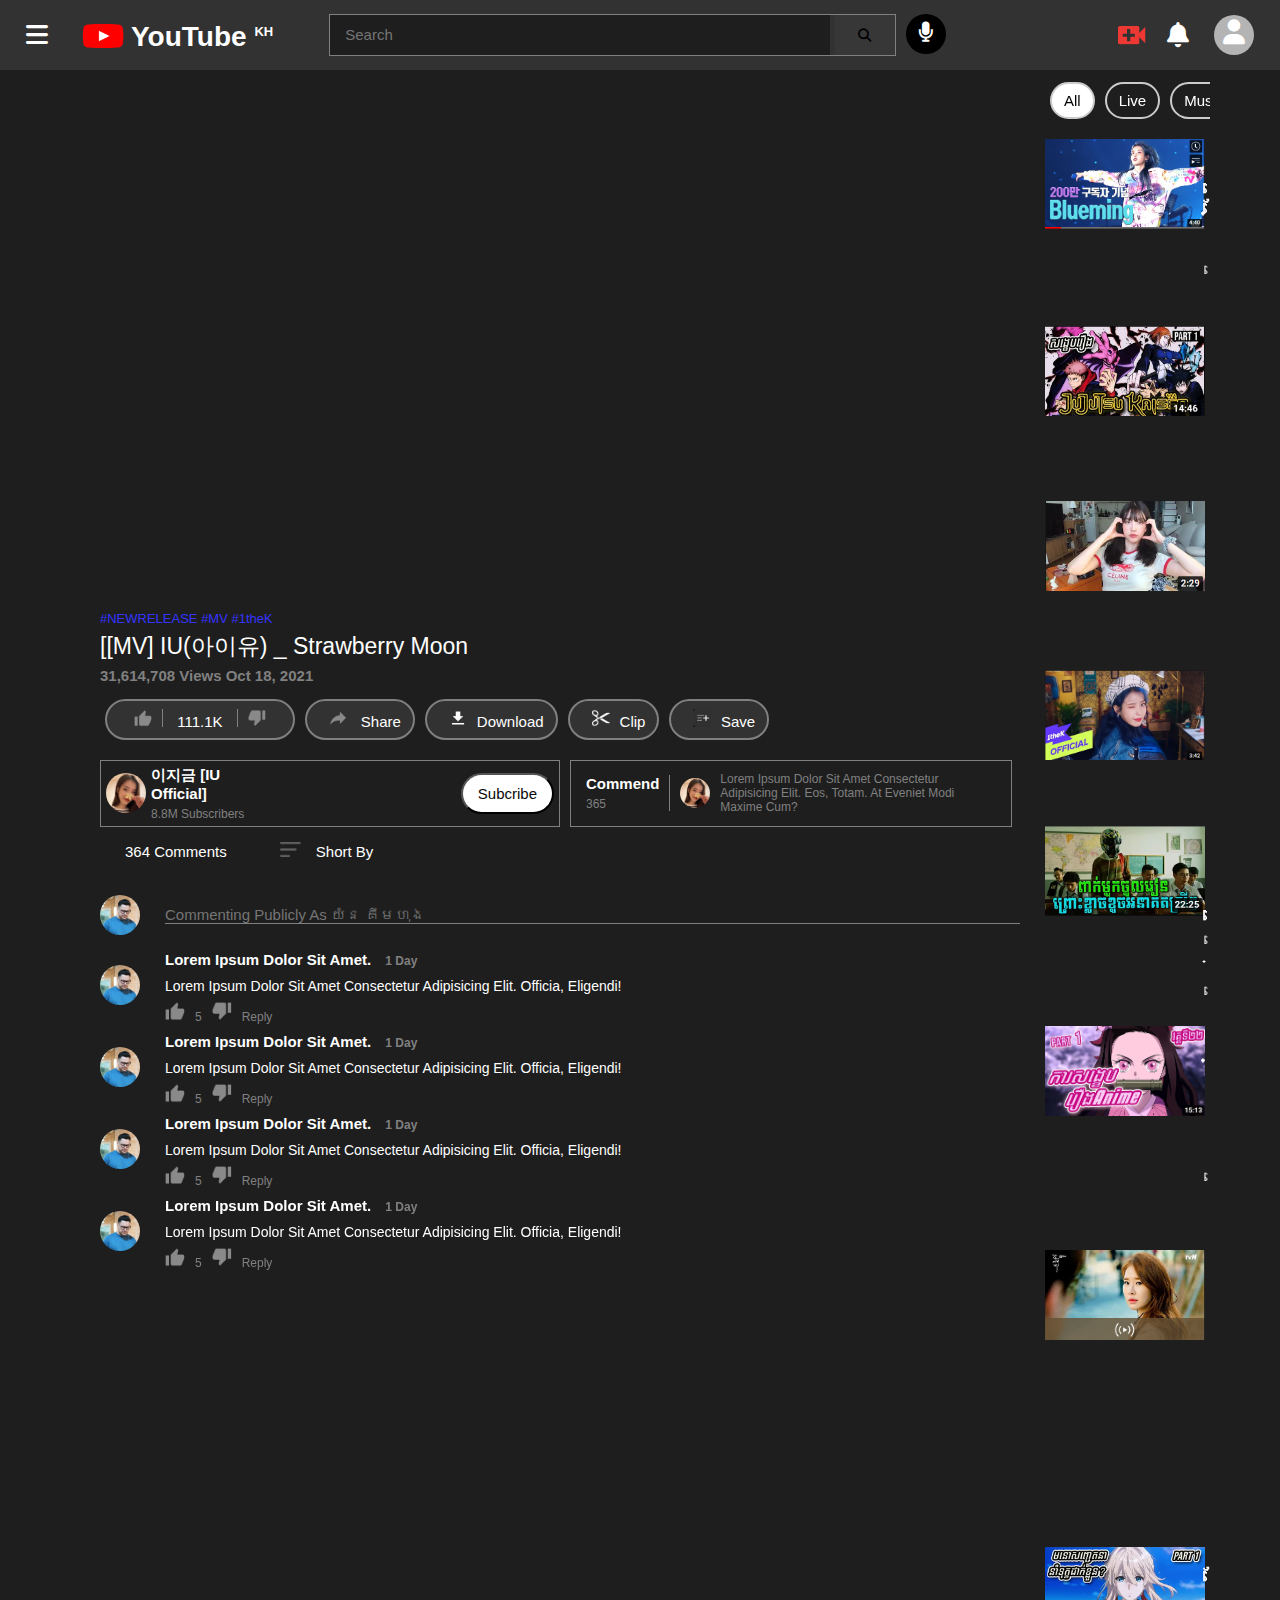
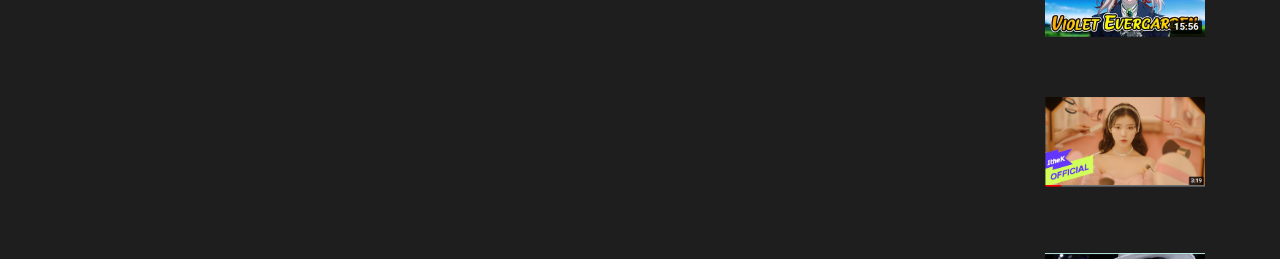
<file: child-12.html>
<!DOCTYPE html>
<html lang="en">
<head>
    <meta charset="UTF-8">
    <meta http-equiv="X-UA-Compatible" content="IE=edge">
    <meta name="viewport" content="width=device-width, initial-scale=1.0">
    <title>YouTube</title>
    <link rel="stylesheet" href="child-youtube.css">
    <link rel="stylesheet" href="https://cdnjs.cloudflare.com/ajax/libs/font-awesome/6.2.0/css/all.min.css">
</head>
<body>
    <!-- start header -->
    <section class="main">

 
    <div class="container-header">

        <!-- Logo youtube -->

          <div class="logo-youtube">
            <i id="icon-bar" class="fa-solid fa-bars"></i>
            <div class="image-youtube">
                <a href="./index.html"><img src="image/youtube-logo.png" alt=""></a>
            </div>
            <div class="text-youtube">
                <a href="./index.html"><h1>YouTube <sup>KH</sup></h1></a>
            </div>
        </div>


        <!-- search-form -->

        <div class="search-form">
            <form  class="form-search">
                <input type="search" name="" id="" placeholder="Search">
                <button><i id="search-icon" class="fa-solid fa-magnifying-glass"></i></button>     
            </form>
            <div class="icons-mis">
                <i id="microphone-icons" class="fa-solid fa-microphone"></i>
            </div>
        </div>

        <!-- icons  -->

        <div class="icons">
            <img id="upload-icon" src="images/upload.png" alt="">

            <i id="Notification-icons" class="fa-solid fa-bell"></i>
            <i id="user-icons" class="fa-solid fa-user"></i>
        </div>
    </div>
    <!-- End header -->


    <!-- start-container -->


    <div class="main-container">
        
        <!-- video-container -->

        <div class="video-play">
            <iframe id="video-youbube"  src="https://www.youtube.com/embed/sqgxcCjD04s" title="YouTube video player" frameborder="0" allow="accelerometer; autoplay; clipboard-write; encrypted-media; gyroscope; picture-in-picture" allowfullscreen></iframe>

             <div class="paragraph-tag">
            <div class="tag-small">
                <p>#NEWRELEASE #MV #1theK</p>
            </div>
            <div class="title">
                <p>[[MV] IU(아이유) _ strawberry moon</p>
            </div>
            <div class="date">
                <span>31,614,708 views </span> <span>  Oct 18, 2021 </span>
            </div>
            <div class="icon-video">
                <p><img id="left-img" src="images/like.png" alt=""> <span> 111.1K </span> <img id="right-img" src="images/dislike.png" alt=""></p>
                <p><img src="images/share.png" alt=""> Share</p>
                <p><img src="image/download icon.png" alt="">download</p>
                <p><img src="image/clip icon.png" alt="">clip</p>
                <p><img src="image/save.PNG" alt="">save</p>
            </div>
            <div class="channel-user">
                <div class="left-user">
                    <img src="video image/1.png" alt="">
                    <div class="text">
                        <h1>
                            이지금 [IU Official]
                            </h1>
                        <p>8.8M subscribers</p>
                    </div>
                    <div class="sub">
                          <button>subcribe</button>
                    </div>
                  
                </div>
                <div class="right-user">
                    <div class="text-com">
                        <h1>Commend</h1>
                        <p>365</p>
                    </div>
                    <div class="user-comm">
                        <img src="video image/1.png" alt="">
                            <p>Lorem ipsum dolor sit amet consectetur adipisicing elit. Eos, totam. At eveniet modi maxime cum?</p>                    
                    </div>
                </div>
            </div>
            <div class="commends">
                <div class="self-comment">
                    <span>364 Comments</span>
                    <span> <img src="images/menu.png" alt="">short by</span>
                    <div class="user-commend">
                        <img src="images/tom.png" alt="">
                        <input type="text" placeholder="Commenting publicly as យ៉ន គីមហុង">
                    </div>
                </div>
 

                <div class="another-comments">
                    <div class="img-comm">
                        <img src="images/tom.png" alt="">
                    </div>
                    <div class="right-more">
                        <h1>Lorem ipsum dolor sit amet. <span>1 day</span></h1>
                        <p>Lorem ipsum dolor sit amet consectetur adipisicing elit. Officia, eligendi!</p>
                        <p><img src="images/like.png" alt=""><span>5</span><img src="images/dislike.png" alt=""><span>reply</span></p>
                    </div>
                </div>

                <div class="another-comments">
                    <div class="img-comm">
                        <img src="images/tom.png" alt="">
                    </div>
                    <div class="right-more">
                        <h1>Lorem ipsum dolor sit amet. <span>1 day</span></h1>
                        <p>Lorem ipsum dolor sit amet consectetur adipisicing elit. Officia, eligendi!</p>
                        <p><img src="images/like.png" alt=""><span>5</span><img src="images/dislike.png" alt=""><span>reply</span></p>
                    </div>
                </div>

                <div class="another-comments">
                    <div class="img-comm">
                        <img src="images/tom.png" alt="">
                    </div>
                    <div class="right-more">
                        <h1>Lorem ipsum dolor sit amet. <span>1 day</span></h1>
                        <p>Lorem ipsum dolor sit amet consectetur adipisicing elit. Officia, eligendi!</p>
                        <p><img src="images/like.png" alt=""><span>5</span><img src="images/dislike.png" alt=""><span>reply</span></p>
                    </div>
                </div>

                <div class="another-comments">
                    <div class="img-comm">
                        <img src="images/tom.png" alt="">
                    </div>
                    <div class="right-more">
                        <h1>Lorem ipsum dolor sit amet. <span>1 day</span></h1>
                        <p>Lorem ipsum dolor sit amet consectetur adipisicing elit. Officia, eligendi!</p>
                        <p><img src="images/like.png" alt=""><span>5</span><img src="images/dislike.png" alt=""><span>reply</span></p>
                    </div>
                </div>



            </div>
        </div>
        </div>
       

        <!-- another-video container -->
        <div class="another-video">

            <div class="header-choose">
                <p id="active">all</p>
                <p>live</p>
                <p>music</p>
                <p>mixs</p>
                <p>IU</p>
                <p>sport</p>
                <p>messi</p>
            </div>
            <div class="more-video">
                    <div class="image-video">
                        <a href="http://127.0.0.1:5501/child-1.html"><img src="video image/image-01.PNG" alt=""></a>
                    </div>
                    <div class="para-video">
                        <a href="http://127.0.0.1:5501/child-1.html"><h1>(Part 1) លេបម្រាមដៃមេCursedកែប្រែជីវិតទាំងស្រុង</h1><p>- សង្ខេបរឿង​Anime『Jujutsu Kaisen 』</p></a>
                    </div>
            </div>
            <div class="more-video">
                    <div class="image-video">
                        <a href="http://127.0.0.1:5501/child-2.html"><img src="video image/image-02.PNG" alt=""></a>
                    </div>
                    <div class="para-video">
                        <a href="http://127.0.0.1:5501/child-2.html"><h1>[MV] IU(아이유) _ Blueming(블루밍)</h1><p>Lorem ipsum dolor sit amet consectetur adipisicing.</p></a>
                    </div>
            </div>
            <div class="more-video">
                    <div class="image-video">
                        <a href="http://127.0.0.1:5501/child-3.html"><img src="video image/image-03.PNG" alt=""></a>
                    </div>
                    <div class="para-video">
                        <a href="http://127.0.0.1:5501/child-3.html"><h1>Light Switch - Charlie Puth (xooos cover)</h1><p>#LightSwitch #CharliePuth  </p></a>
                    </div>
            </div>
            <div class="more-video">
                    <div class="image-video">
                        <a href="http://127.0.0.1:5501/child-4.html"><img src="video image/image-04.PNG" alt=""></a>
                    </div>
                    <div class="para-video">
                        <a href="http://127.0.0.1:5501/child-4.html"><h1>[MV] IU(아이유) _ Celebrity</h1><p>[MV] IU(아이유) _ Celebrity</p></a>
                    </div>
            </div>
           
            <div class="more-video">
                    <div class="image-video">
                        <a href="http://127.0.0.1:5501/child-7.html"><img src="video image/image-07.PNG" alt=""></a>
                    </div>
                    <div class="para-video">
                        <a href="http://127.0.0.1:5501/child-7.html"><h1> សង្ហារពេក ទាល់តែពាក់មួកសុវត្ថិភាពទៅសាលា!</h1><p>បើមិនចឹងទេ ស្រីៗខូចអនាគតអស់ហើយ | សម្រាយរឿង</p></a>
                    </div>
            </div>
            <div class="more-video">
                    <div class="image-video">
                        <a href="http://127.0.0.1:5501/child-8.html"><img src="video image/image-08 n.PNG" alt=""></a>
                    </div>
                    <div class="para-video">
                        <a href="http://127.0.0.1:5501/child-8.html"><h1>ប្អូនស្រីក្លាយជាបិសាចសុីសាច់មនុស្ស </h1><p>សង្ខេបរឿងAnime 『Demon Slayer』 (Part 1)</p></a>
                    </div>
            </div>
            <div class="more-video">
                <div class="image-video">
                    <a href="http://127.0.0.1:5501/child-5.html"><img src="video image/image-05.PNG" alt=""></a>
                </div>
                <div class="para-video">
                    <a href="http://127.0.0.1:5501/child-5.html"><h1>[MV] 소유(SOYOU) - I Miss You (도깨비 OST) Goblin OST Part 7</h1><p>소유(SOYOU) - I Miss You.</p></a>
                </div>
        </div>
        <div class="more-video">
                <div class="image-video">
                    <a href="http://127.0.0.1:5501/child-6.html"><img src="video image/image-06.PNG" alt=""></a>
                </div>
                <div class="para-video">
                    <a href="http://127.0.0.1:5501/child-6.html"><h1>(Part 1) ដំណើរស្វែងរកមនោសញ្ចេតនាដ៏កំសត់</h1><p>សង្ខេបរឿង​Anime『 Violet Evergarden 』</p></a>
                </div>
        </div>
            <div class="more-video">
                    <div class="image-video">
                        <a href="http://127.0.0.1:5501/child-11.html"><img src="video image/image-11.PNG" alt=""></a>
                    </div>
                    <div class="para-video">
                        <a href="http://127.0.0.1:5501/child-11.html"><h1>[MV] IU(아이유) _ Celebrity</h1><p>[MV] IU(아이유) _ Celebrity</p></a>
                    </div>
            </div>
            <div class="more-video">
                <div class="image-video">
                    <a href="http://127.0.0.1:5501/child-9.html"><img src="video image/image-09.PNG" alt=""></a>
                </div>
                <div class="para-video">
                    <a href="http://127.0.0.1:5501/child-9.html"><h1>[IU TV] LILAC in the winter</h1><p>[IU TV] 한 겨울의 라일락</p></a>
                </div>
        </div>
        <div class="more-video">
                <div class="image-video">
                    <a href="http://127.0.0.1:5501/child-10.html"><img src="video image/image-10.PNG" alt=""></a>
                </div>
                <div class="para-video">
                    <a href="http://127.0.0.1:5501/child-10.html"><h1>[MV] Weeekly(위클리) _ After School</h1><p> [MV] Weeekly(위클리) _ After School</p></a>
                </div>
        </div>
      
        </div>

    </div>

    <!-- ends-container -->
</section>
</body>
</html>
</file>
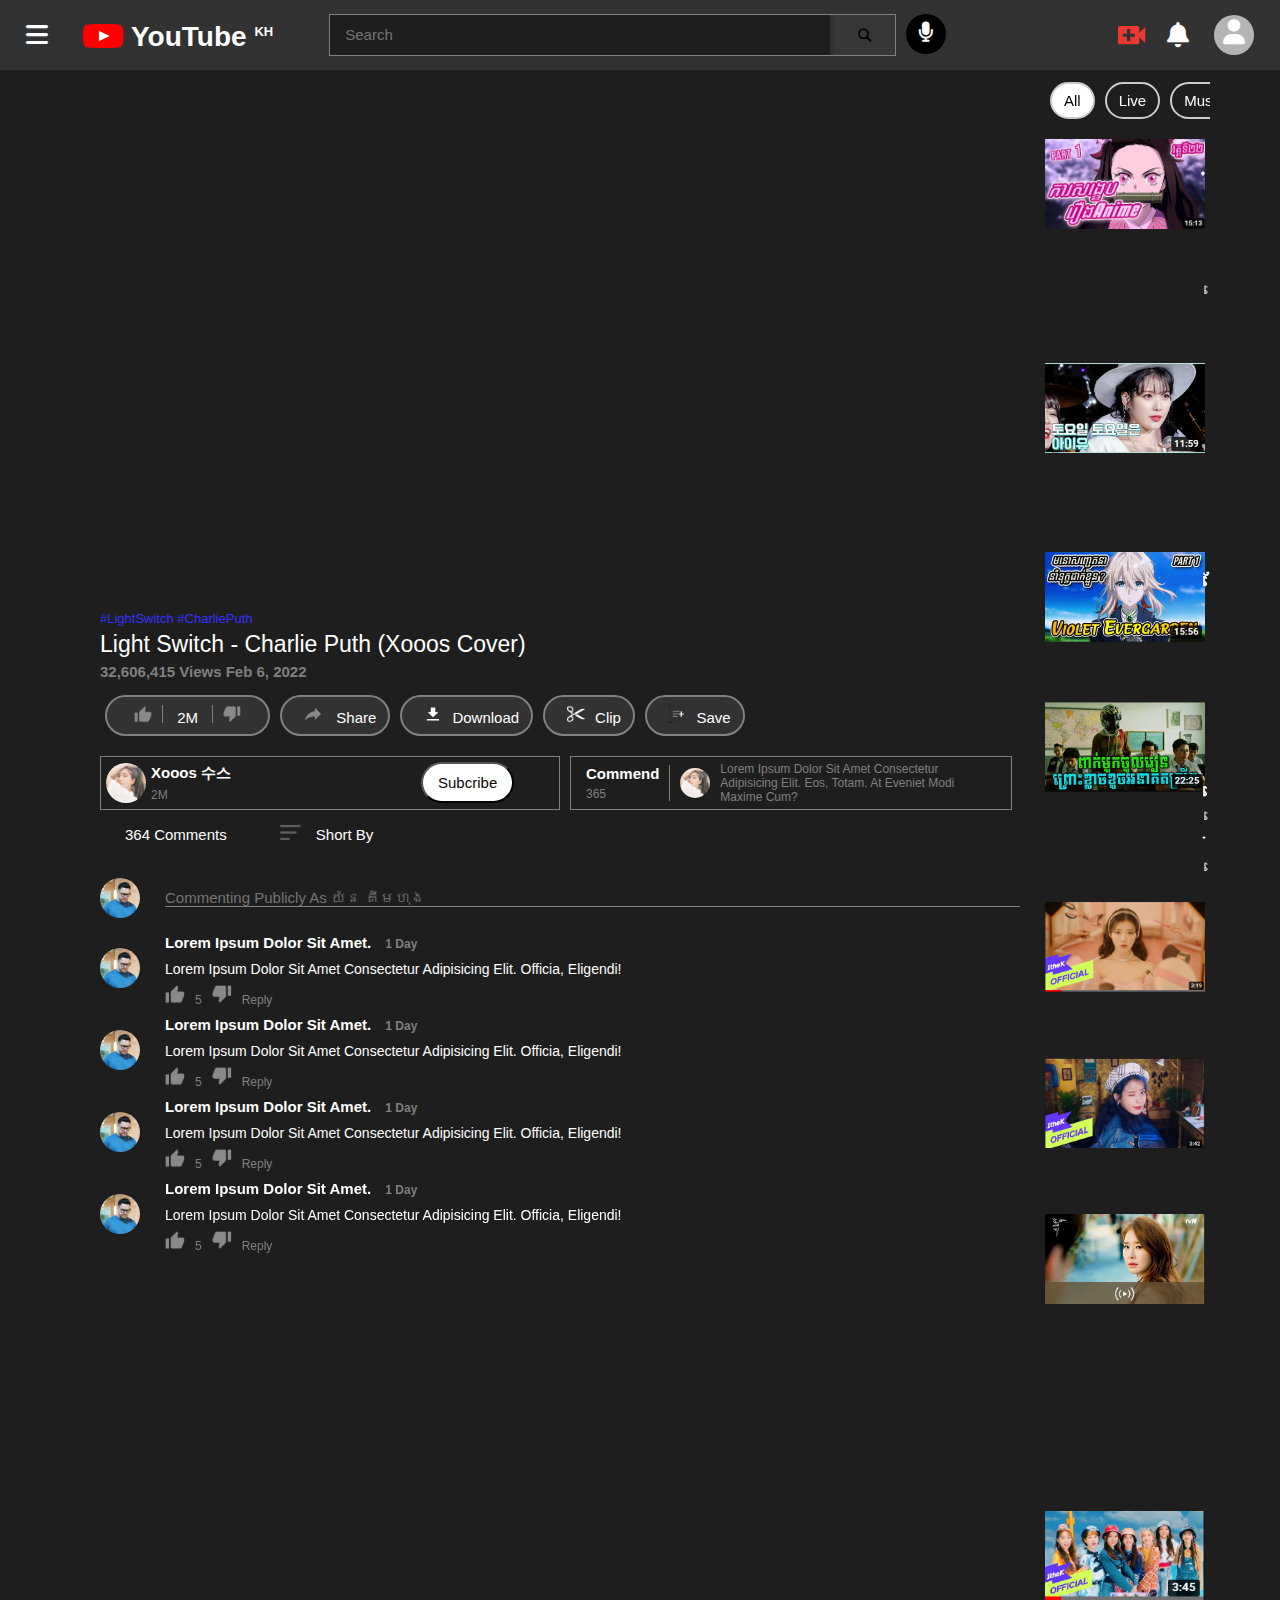
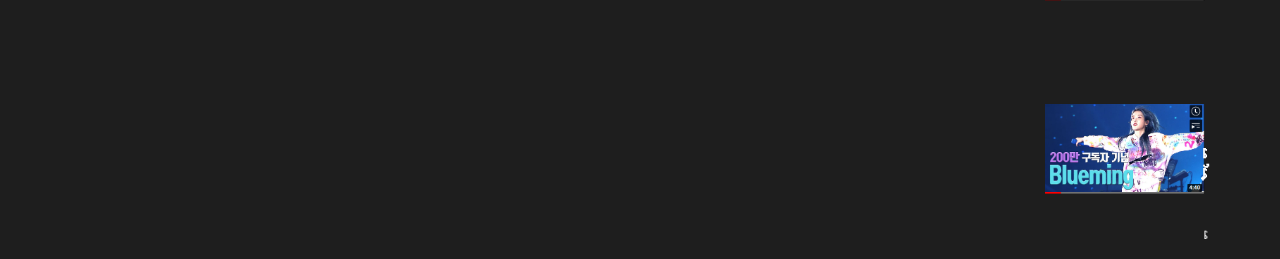
<file: child-3.html>
<!DOCTYPE html>
<html lang="en">
<head>
    <meta charset="UTF-8">
    <meta http-equiv="X-UA-Compatible" content="IE=edge">
    <meta name="viewport" content="width=device-width, initial-scale=1.0">
    <title>YouTube</title>
    <link rel="stylesheet" href="child-youtube.css">
    <link rel="stylesheet" href="https://cdnjs.cloudflare.com/ajax/libs/font-awesome/6.2.0/css/all.min.css">
</head>
<body>
    <!-- start header -->
    <section class="main">

 
    <div class="container-header">

        <!-- Logo youtube -->
     <div class="logo-youtube">
            <i id="icon-bar" class="fa-solid fa-bars"></i>
            <div class="image-youtube">
                <a href="./index.html"><img src="image/youtube-logo.png" alt=""></a>
            </div>
            <div class="text-youtube">
                <a href="./index.html"><h1>YouTube <sup>KH</sup></h1></a>
            </div>
        </div>


        <!-- search-form -->

        <div class="search-form">
            <form  class="form-search">
                <input type="search" name="" id="" placeholder="Search">
                <button><i id="search-icon" class="fa-solid fa-magnifying-glass"></i></button>     
            </form>
            <div class="icons-mis">
                <i id="microphone-icons" class="fa-solid fa-microphone"></i>
            </div>
        </div>

        <!-- icons  -->

        <div class="icons">
            <img id="upload-icon" src="images/upload.png" alt="">

            <i id="Notification-icons" class="fa-solid fa-bell"></i>
            <i id="user-icons" class="fa-solid fa-user"></i>
        </div>
    </div>
    <!-- End header -->


    <!-- start-container -->


    <div class="main-container">
        
        <!-- video-container -->

        <div class="video-play">
            <iframe id="video-youbube"  src="https://www.youtube.com/embed/9EDZixuODrw" title="YouTube video player" frameborder="0" allow="accelerometer; autoplay; clipboard-write; encrypted-media; gyroscope; picture-in-picture" allowfullscreen></iframe>

             <div class="paragraph-tag">
            <div class="tag-small">
                <p>#LightSwitch #CharliePuth</p>
            </div>
            <div class="title">
                <p>Light Switch - Charlie Puth (xooos cover)</p>
            </div>
            <div class="date">
                <span>32,606,415 views </span> <span>   Feb 6, 2022  </span>
            </div>
            <div class="icon-video">
                <p><img id="left-img" src="images/like.png" alt=""> <span> 2M </span> <img id="right-img" src="images/dislike.png" alt=""></p>
                <p><img src="images/share.png" alt=""> Share</p>
                <p><img src="image/download icon.png" alt="">download</p>
                <p><img src="image/clip icon.png" alt="">clip</p>
                <p><img src="image/save.PNG" alt="">save</p>
            </div>
            <div class="channel-user">
                <div class="left-user">
                    <img src="video image/2.png" alt="">
                    <div class="text">
                        <h1>xooos 수스</h1>
                        <p>2M</p>
                    </div>
                    <div class="sub">
                          <button>subcribe</button>
                    </div>
                  
                </div>
                <div class="right-user">
                    <div class="text-com">
                        <h1>Commend</h1>
                        <p>365</p>
                    </div>
                    <div class="user-comm">
                        <img src="video image/2.png" alt="">
                            <p>Lorem ipsum dolor sit amet consectetur adipisicing elit. Eos, totam. At eveniet modi maxime cum?</p>                    
                    </div>
                </div>
            </div>
            <div class="commends">
                <div class="self-comment">
                    <span>364 Comments</span>
                    <span> <img src="images/menu.png" alt="">short by</span>
                    <div class="user-commend">
                        <img src="images/tom.png" alt="">
                        <input type="text" placeholder="Commenting publicly as យ៉ន គីមហុង">
                    </div>
                </div>
 

                <div class="another-comments">
                    <div class="img-comm">
                        <img src="images/tom.png" alt="">
                    </div>
                    <div class="right-more">
                        <h1>Lorem ipsum dolor sit amet. <span>1 day</span></h1>
                        <p>Lorem ipsum dolor sit amet consectetur adipisicing elit. Officia, eligendi!</p>
                        <p><img src="images/like.png" alt=""><span>5</span><img src="images/dislike.png" alt=""><span>reply</span></p>
                    </div>
                </div>

                <div class="another-comments">
                    <div class="img-comm">
                        <img src="images/tom.png" alt="">
                    </div>
                    <div class="right-more">
                        <h1>Lorem ipsum dolor sit amet. <span>1 day</span></h1>
                        <p>Lorem ipsum dolor sit amet consectetur adipisicing elit. Officia, eligendi!</p>
                        <p><img src="images/like.png" alt=""><span>5</span><img src="images/dislike.png" alt=""><span>reply</span></p>
                    </div>
                </div>

                <div class="another-comments">
                    <div class="img-comm">
                        <img src="images/tom.png" alt="">
                    </div>
                    <div class="right-more">
                        <h1>Lorem ipsum dolor sit amet. <span>1 day</span></h1>
                        <p>Lorem ipsum dolor sit amet consectetur adipisicing elit. Officia, eligendi!</p>
                        <p><img src="images/like.png" alt=""><span>5</span><img src="images/dislike.png" alt=""><span>reply</span></p>
                    </div>
                </div>

                <div class="another-comments">
                    <div class="img-comm">
                        <img src="images/tom.png" alt="">
                    </div>
                    <div class="right-more">
                        <h1>Lorem ipsum dolor sit amet. <span>1 day</span></h1>
                        <p>Lorem ipsum dolor sit amet consectetur adipisicing elit. Officia, eligendi!</p>
                        <p><img src="images/like.png" alt=""><span>5</span><img src="images/dislike.png" alt=""><span>reply</span></p>
                    </div>
                </div>



            </div>
        </div>
        </div>
       

        <!-- another-video container -->
        <div class="another-video">

            <div class="header-choose">
                <p id="active">all</p>
                <p>live</p>
                <p>music</p>
                <p>mixs</p>
                <p>IU</p>
                <p>sport</p>
                <p>messi</p>
            </div>
           
            <div class="more-video">
                    <div class="image-video">
                        <a href="http://127.0.0.1:5501/child-8.html"><img src="video image/image-08 n.PNG" alt=""></a>
                    </div>
                    <div class="para-video">
                        <a href="http://127.0.0.1:5501/child-8.html"><h1>ប្អូនស្រីក្លាយជាបិសាចសុីសាច់មនុស្ស </h1><p>សង្ខេបរឿងAnime 『Demon Slayer』 (Part 1)</p></a>
                    </div>
            </div>
            <div class="more-video">
                    <div class="image-video">
                        <a href="http://127.0.0.1:5501/child-9.html"><img src="video image/image-09.PNG" alt=""></a>
                    </div>
                    <div class="para-video">
                        <a href="http://127.0.0.1:5501/child-9.html"><h1>[IU TV] LILAC in the winter</h1><p>[IU TV] 한 겨울의 라일락</p></a>
                    </div>
            </div>
           
        
        <div class="more-video">
                <div class="image-video">
                    <a href="http://127.0.0.1:5501/child-6.html"><img src="video image/image-06.PNG" alt=""></a>
                </div>
                <div class="para-video">
                    <a href="http://127.0.0.1:5501/child-6.html"><h1>(Part 1) ដំណើរស្វែងរកមនោសញ្ចេតនាដ៏កំសត់</h1><p>សង្ខេបរឿង​Anime『 Violet Evergarden 』</p></a>
                </div>
        </div>
        <div class="more-video">
                <div class="image-video">
                    <a href="http://127.0.0.1:5501/child-7.html"><img src="video image/image-07.PNG" alt=""></a>
                </div>
                <div class="para-video">
                    <a href="http://127.0.0.1:5501/child-7.html"><h1> សង្ហារពេក ទាល់តែពាក់មួកសុវត្ថិភាពទៅសាលា!</h1><p>បើមិនចឹងទេ ស្រីៗខូចអនាគតអស់ហើយ | សម្រាយរឿង</p></a>
                </div>
        </div>
       
            <div class="more-video">
                    <div class="image-video">
                        <a href="http://127.0.0.1:5501/child-11.html"><img src="video image/image-11.PNG" alt=""></a>
                    </div>
                    <div class="para-video">
                        <a href="http://127.0.0.1:5501/child-11.html"><h1>[MV] IU(아이유) _ Celebrity</h1><p>[MV] IU(아이유) _ Celebrity</p></a>
                    </div>
            </div>
            <div class="more-video">
                <div class="image-video">
                    <a href="http://127.0.0.1:5501/child-4.html"><img src="video image/image-04.PNG" alt=""></a>
                </div>
                <div class="para-video">
                    <a href="http://127.0.0.1:5501/child-4.html"><h1>[MV] IU(아이유) _ Celebrity</h1><p>[MV] IU(아이유) _ Celebrity</p></a>
                </div>
        </div>
        <div class="more-video">
                <div class="image-video">
                    <a href="http://127.0.0.1:5501/child-5.html"><img src="video image/image-05.PNG" alt=""></a>
                </div>
                <div class="para-video">
                    <a href="http://127.0.0.1:5501/child-5.html"><h1>[MV] 소유(SOYOU) - I Miss You (도깨비 OST) Goblin OST Part 7</h1><p>소유(SOYOU) - I Miss You.</p></a>
                </div>
        </div>
        <div class="more-video">
            <div class="image-video">
                <a href="http://127.0.0.1:5501/child-10.html"><img src="video image/image-10.PNG" alt=""></a>
            </div>
            <div class="para-video">
                <a href="http://127.0.0.1:5501/child-10.html"><h1>[MV] Weeekly(위클리) _ After School</h1><p> [MV] Weeekly(위클리) _ After School</p></a>
            </div>
    </div>
    <div class="more-video">
        <div class="image-video">
            <a href="http://127.0.0.1:5501/child-1.html"><img src="video image/image-01.PNG" alt=""></a>
        </div>
        <div class="para-video">
            <a href="http://127.0.0.1:5501/child-1.html"><h1>(Part 1) លេបម្រាមដៃមេCursedកែប្រែជីវិតទាំងស្រុង</h1><p>- សង្ខេបរឿង​Anime『Jujutsu Kaisen 』</p></a>
        </div>
    </div>
            <div class="more-video">
                    <div class="image-video">
                        <a href="http://127.0.0.1:5501/child-12.html"><img src="video image/image-12.PNG" alt=""></a>
                    </div>
                    <div class="para-video">
                        <a href="http://127.0.0.1:5501/child-12.html"><h1>[MV] IU(아이유) _ strawberry moon</h1><p> [MV] IU(아이유) _ strawberry moon</p></a>
                    </div>
            </div>

        </div>

    </div>

    <!-- ends-container -->
</section>
</body>
</html>
</file>
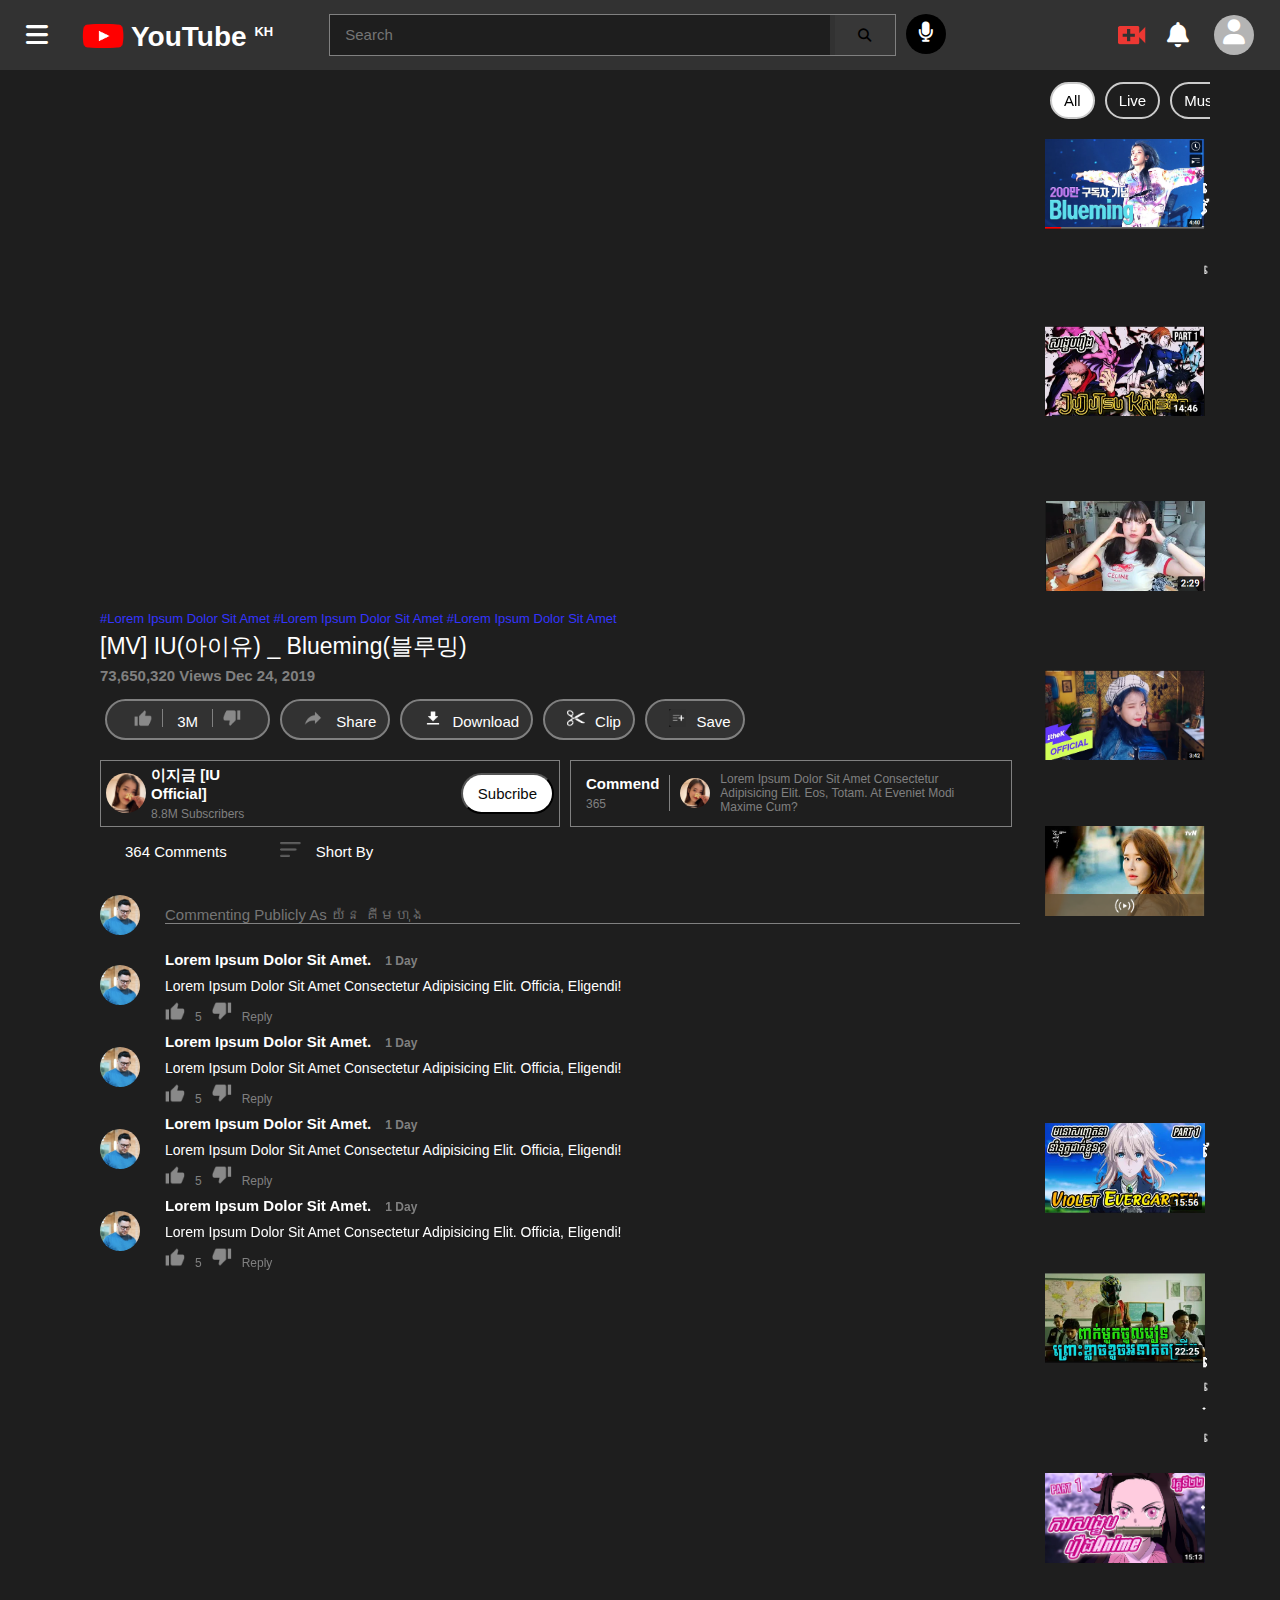
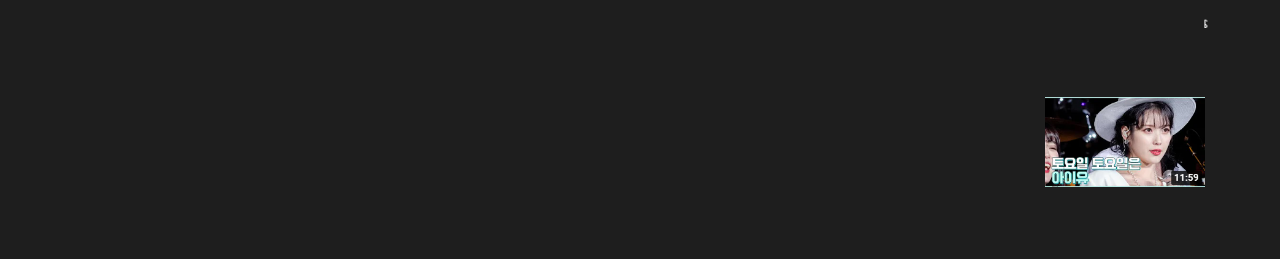
<file: child-4.html>
<!DOCTYPE html>
<html lang="en">
<head>
    <meta charset="UTF-8">
    <meta http-equiv="X-UA-Compatible" content="IE=edge">
    <meta name="viewport" content="width=device-width, initial-scale=1.0">
    <title>YouTube</title>
    <link rel="stylesheet" href="child-youtube.css">
    <link rel="stylesheet" href="https://cdnjs.cloudflare.com/ajax/libs/font-awesome/6.2.0/css/all.min.css">
</head>
<body>
    <!-- start header -->
    <section class="main">

 
    <div class="container-header">

        <!-- Logo youtube -->

        <div class="logo-youtube">
            <i id="icon-bar" class="fa-solid fa-bars"></i>
            <div class="image-youtube">
                <a href="./index.html"><img src="image/youtube-logo.png" alt=""></a>
            </div>
            <div class="text-youtube">
                <a href="./index.html"><h1>YouTube <sup>KH</sup></h1></a>
            </div>
        </div>


        <!-- search-form -->

        <div class="search-form">
            <form  class="form-search">
                <input type="search" name="" id="" placeholder="Search">
                <button><i id="search-icon" class="fa-solid fa-magnifying-glass"></i></button>     
            </form>
            <div class="icons-mis">
                <i id="microphone-icons" class="fa-solid fa-microphone"></i>
            </div>
        </div>

        <!-- icons  -->

        <div class="icons">
            <img id="upload-icon" src="images/upload.png" alt="">

            <i id="Notification-icons" class="fa-solid fa-bell"></i>
            <i id="user-icons" class="fa-solid fa-user"></i>
        </div>
    </div>
    <!-- End header -->


    <!-- start-container -->


    <div class="main-container">
        
        <!-- video-container -->

        <div class="video-play">
            <iframe id="video-youbube"  src="https://www.youtube.com/embed/D1PvIWdJ8xo" title="YouTube video player" frameborder="0" allow="accelerometer; autoplay; clipboard-write; encrypted-media; gyroscope; picture-in-picture" allowfullscreen></iframe>
             <div class="paragraph-tag">
            <div class="tag-small">
                <p>#Lorem ipsum dolor sit amet #Lorem ipsum dolor sit amet #Lorem ipsum dolor sit amet</p>
            </div>
            <div class="title">
                <p>[MV] IU(아이유) _ Blueming(블루밍)</p>
            </div>
            <div class="date">
                <span>73,650,320 views</span> <span>  Dec 24, 2019  </span>
            </div>
            <div class="icon-video">
                <p><img id="left-img" src="images/like.png" alt=""> <span> 3M </span> <img id="right-img" src="images/dislike.png" alt=""></p>
                <p><img src="images/share.png" alt=""> Share</p>
                <p><img src="image/download icon.png" alt="">download</p>
                <p><img src="image/clip icon.png" alt="">clip</p>
                <p><img src="image/save.PNG" alt="">save</p>
            </div>
            <div class="channel-user">
                <div class="left-user">
                    <img src="video image/1.png" alt="">
                    <div class="text">
                        <h1>
                            이지금 [IU Official]
                            </h1>
                        <p>8.8M subscribers</p>
                    </div>
                    <div class="sub">
                          <button>subcribe</button>
                    </div>
                  
                </div>
                <div class="right-user">
                    <div class="text-com">
                        <h1>Commend</h1>
                        <p>365</p>
                    </div>
                    <div class="user-comm">
                        <img src="video image/1.png" alt="">
                            <p>Lorem ipsum dolor sit amet consectetur adipisicing elit. Eos, totam. At eveniet modi maxime cum?</p>                    
                    </div>
                </div>
            </div>
            <div class="commends">
                <div class="self-comment">
                    <span>364 Comments</span>
                    <span> <img src="images/menu.png" alt="">short by</span>
                    <div class="user-commend">
                        <img src="images/tom.png" alt="">
                        <input type="text" placeholder="Commenting publicly as យ៉ន គីមហុង">
                    </div>
                </div>
 

                <div class="another-comments">
                    <div class="img-comm">
                        <img src="images/tom.png" alt="">
                    </div>
                    <div class="right-more">
                        <h1>Lorem ipsum dolor sit amet. <span>1 day</span></h1>
                        <p>Lorem ipsum dolor sit amet consectetur adipisicing elit. Officia, eligendi!</p>
                        <p><img src="images/like.png" alt=""><span>5</span><img src="images/dislike.png" alt=""><span>reply</span></p>
                    </div>
                </div>

                <div class="another-comments">
                    <div class="img-comm">
                        <img src="images/tom.png" alt="">
                    </div>
                    <div class="right-more">
                        <h1>Lorem ipsum dolor sit amet. <span>1 day</span></h1>
                        <p>Lorem ipsum dolor sit amet consectetur adipisicing elit. Officia, eligendi!</p>
                        <p><img src="images/like.png" alt=""><span>5</span><img src="images/dislike.png" alt=""><span>reply</span></p>
                    </div>
                </div>

                <div class="another-comments">
                    <div class="img-comm">
                        <img src="images/tom.png" alt="">
                    </div>
                    <div class="right-more">
                        <h1>Lorem ipsum dolor sit amet. <span>1 day</span></h1>
                        <p>Lorem ipsum dolor sit amet consectetur adipisicing elit. Officia, eligendi!</p>
                        <p><img src="images/like.png" alt=""><span>5</span><img src="images/dislike.png" alt=""><span>reply</span></p>
                    </div>
                </div>

                <div class="another-comments">
                    <div class="img-comm">
                        <img src="images/tom.png" alt="">
                    </div>
                    <div class="right-more">
                        <h1>Lorem ipsum dolor sit amet. <span>1 day</span></h1>
                        <p>Lorem ipsum dolor sit amet consectetur adipisicing elit. Officia, eligendi!</p>
                        <p><img src="images/like.png" alt=""><span>5</span><img src="images/dislike.png" alt=""><span>reply</span></p>
                    </div>
                </div>



            </div>
        </div>
        </div>
       

        <!-- another-video container -->
        <div class="another-video">

            <div class="header-choose">
                <p id="active">all</p>
                <p>live</p>
                <p>music</p>
                <p>mixs</p>
                <p>IU</p>
                <p>sport</p>
                <p>messi</p>
            </div>
            <div class="more-video">
                    <div class="image-video">
                        <a href="http://127.0.0.1:5501/child-1.html"><img src="video image/image-01.PNG" alt=""></a>
                    </div>
                    <div class="para-video">
                        <a href="http://127.0.0.1:5501/child-1.html"><h1>(Part 1) លេបម្រាមដៃមេCursedកែប្រែជីវិតទាំងស្រុង</h1><p>- សង្ខេបរឿង​Anime『Jujutsu Kaisen 』</p></a>
                    </div>
            </div>
            <div class="more-video">
                    <div class="image-video">
                        <a href="http://127.0.0.1:5501/child-2.html"><img src="video image/image-02.PNG" alt=""></a>
                    </div>
                    <div class="para-video">
                        <a href="http://127.0.0.1:5501/child-2.html"><h1>[MV] IU(아이유) _ Blueming(블루밍)</h1><p>Lorem ipsum dolor sit amet consectetur adipisicing.</p></a>
                    </div>
            </div>
            <div class="more-video">
                    <div class="image-video">
                        <a href="http://127.0.0.1:5501/child-3.html"><img src="video image/image-03.PNG" alt=""></a>
                    </div>
                    <div class="para-video">
                        <a href="http://127.0.0.1:5501/child-3.html"><h1>Light Switch - Charlie Puth (xooos cover)</h1><p>#LightSwitch #CharliePuth  </p></a>
                    </div>
            </div>
            <div class="more-video">
                    <div class="image-video">
                        <a href="http://127.0.0.1:5501/child-4.html"><img src="video image/image-04.PNG" alt=""></a>
                    </div>
                    <div class="para-video">
                        <a href="http://127.0.0.1:5501/child-4.html"><h1>[MV] IU(아이유) _ Celebrity</h1><p>[MV] IU(아이유) _ Celebrity</p></a>
                    </div>
            </div>
            <div class="more-video">
                    <div class="image-video">
                        <a href="http://127.0.0.1:5501/child-5.html"><img src="video image/image-05.PNG" alt=""></a>
                    </div>
                    <div class="para-video">
                        <a href="http://127.0.0.1:5501/child-5.html"><h1>[MV] 소유(SOYOU) - I Miss You (도깨비 OST) Goblin OST Part 7</h1><p>소유(SOYOU) - I Miss You.</p></a>
                    </div>
            </div>
            <div class="more-video">
                    <div class="image-video">
                        <a href="http://127.0.0.1:5501/child-6.html"><img src="video image/image-06.PNG" alt=""></a>
                    </div>
                    <div class="para-video">
                        <a href="http://127.0.0.1:5501/child-6.html"><h1>(Part 1) ដំណើរស្វែងរកមនោសញ្ចេតនាដ៏កំសត់</h1><p>សង្ខេបរឿង​Anime『 Violet Evergarden 』</p></a>
                    </div>
            </div>
            <div class="more-video">
                    <div class="image-video">
                        <a href="http://127.0.0.1:5501/child-7.html"><img src="video image/image-07.PNG" alt=""></a>
                    </div>
                    <div class="para-video">
                        <a href="http://127.0.0.1:5501/child-7.html"><h1> សង្ហារពេក ទាល់តែពាក់មួកសុវត្ថិភាពទៅសាលា!</h1><p>បើមិនចឹងទេ ស្រីៗខូចអនាគតអស់ហើយ | សម្រាយរឿង</p></a>
                    </div>
            </div>
            <div class="more-video">
                    <div class="image-video">
                        <a href="http://127.0.0.1:5501/child-8.html"><img src="video image/image-08 n.PNG" alt=""></a>
                    </div>
                    <div class="para-video">
                        <a href="http://127.0.0.1:5501/child-8.html"><h1>ប្អូនស្រីក្លាយជាបិសាចសុីសាច់មនុស្ស </h1><p>សង្ខេបរឿងAnime 『Demon Slayer』 (Part 1)</p></a>
                    </div>
            </div>
            <div class="more-video">
                    <div class="image-video">
                        <a href="http://127.0.0.1:5501/child-9.html"><img src="video image/image-09.PNG" alt=""></a>
                    </div>
                    <div class="para-video">
                        <a href="http://127.0.0.1:5501/child-9.html"><h1>[IU TV] LILAC in the winter</h1><p>[IU TV] 한 겨울의 라일락</p></a>
                    </div>
            </div>
            <div class="more-video">
                    <div class="image-video">
                        <a href="http://127.0.0.1:5501/child-10.html"><img src="video image/image-10.PNG" alt=""></a>
                    </div>
                    <div class="para-video">
                        <a href="http://127.0.0.1:5501/child-10.html"><h1>[MV] Weeekly(위클리) _ After School</h1><p> [MV] Weeekly(위클리) _ After School</p></a>
                    </div>
            </div>
            <div class="more-video">
                    <div class="image-video">
                        <a href="http://127.0.0.1:5501/child-11.html"><img src="video image/image-11.PNG" alt=""></a>
                    </div>
                    <div class="para-video">
                        <a href="http://127.0.0.1:5501/child-11.html"><h1>[MV] IU(아이유) _ Celebrity</h1><p>[MV] IU(아이유) _ Celebrity</p></a>
                    </div>
            </div>
            <div class="more-video">
                    <div class="image-video">
                        <a href="http://127.0.0.1:5501/child-12.html"><img src="video image/image-12.PNG" alt=""></a>
                    </div>
                    <div class="para-video">
                        <a href="http://127.0.0.1:5501/child-12.html"><h1>[MV] IU(아이유) _ strawberry moon</h1><p> [MV] IU(아이유) _ strawberry moon</p></a>
                    </div>
            </div>

        </div>

    </div>

    <!-- ends-container -->
</section>
</body>
</html>
</file>
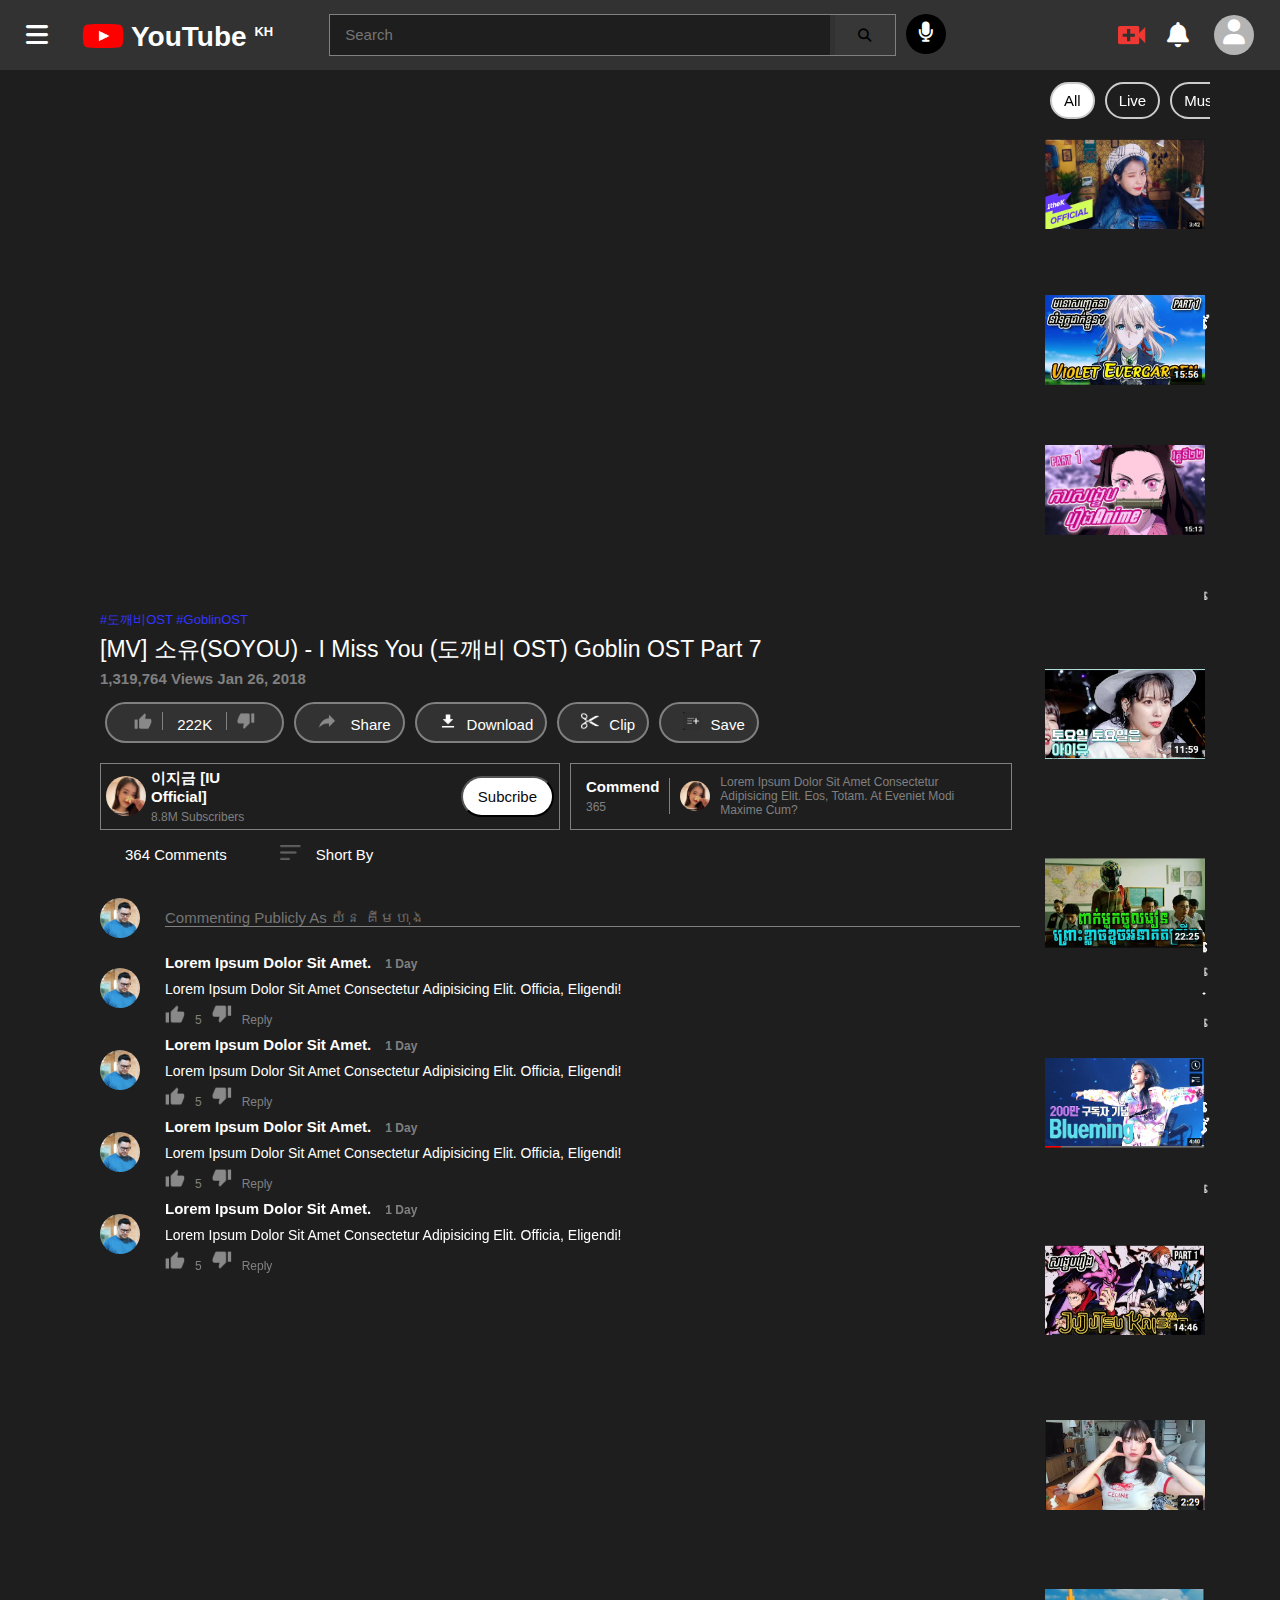
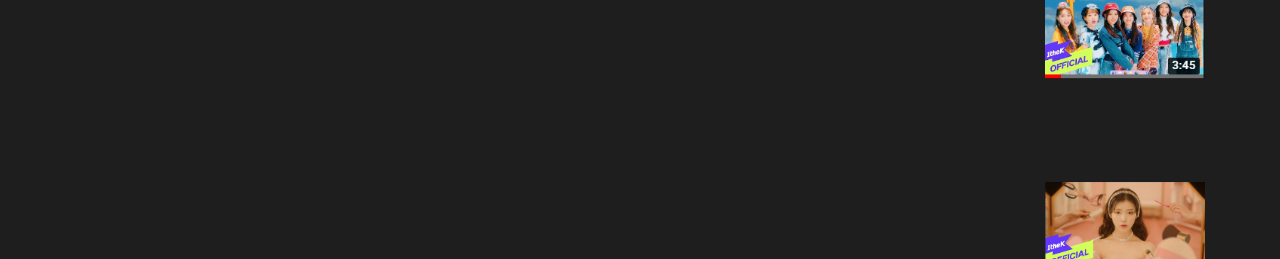
<file: child-5.html>
<!DOCTYPE html>
<html lang="en">
<head>
    <meta charset="UTF-8">
    <meta http-equiv="X-UA-Compatible" content="IE=edge">
    <meta name="viewport" content="width=device-width, initial-scale=1.0">
    <title>YouTube</title>
    <link rel="stylesheet" href="child-youtube.css">
    <link rel="stylesheet" href="https://cdnjs.cloudflare.com/ajax/libs/font-awesome/6.2.0/css/all.min.css">
</head>
<body>
    <!-- start header -->
    <section class="main">

 
    <div class="container-header">

        <!-- Logo youtube -->

          <div class="logo-youtube">
            <i id="icon-bar" class="fa-solid fa-bars"></i>
            <div class="image-youtube">
                <a href="./index.html"><img src="image/youtube-logo.png" alt=""></a>
            </div>
            <div class="text-youtube">
                <a href="./index.html"><h1>YouTube <sup>KH</sup></h1></a>
            </div>
        </div>

        <!-- search-form -->

        <div class="search-form">
            <form  class="form-search">
                <input type="search" name="" id="" placeholder="Search">
                <button><i id="search-icon" class="fa-solid fa-magnifying-glass"></i></button>     
            </form>
            <div class="icons-mis">
                <i id="microphone-icons" class="fa-solid fa-microphone"></i>
            </div>
        </div>

        <!-- icons  -->

        <div class="icons">
            <img id="upload-icon" src="images/upload.png" alt="">

            <i id="Notification-icons" class="fa-solid fa-bell"></i>
            <i id="user-icons" class="fa-solid fa-user"></i>
        </div>
    </div>
    <!-- End header -->


    <!-- start-container -->


    <div class="main-container">
        
        <!-- video-container -->

        <div class="video-play">
            <iframe id="video-youbube"  src="https://www.youtube.com/embed/D7J9Nz5bLMI" title="YouTube video player" frameborder="0" allow="accelerometer; autoplay; clipboard-write; encrypted-media; gyroscope; picture-in-picture" allowfullscreen></iframe>

             <div class="paragraph-tag">
            <div class="tag-small">
                <p>#도깨비OST #GoblinOST</p>
            </div>
            <div class="title">
                <p>[MV] 소유(SOYOU) - I Miss You (도깨비 OST) Goblin OST Part 7</p>
            </div>
            <div class="date">
                <span>1,319,764 views </span> <span> Jan 26, 2018 </span>
            </div>
            <div class="icon-video">
                <p><img id="left-img" src="images/like.png" alt=""> <span> 222K </span> <img id="right-img" src="images/dislike.png" alt=""></p>
                <p><img src="images/share.png" alt=""> Share</p>
                <p><img src="image/download icon.png" alt="">download</p>
                <p><img src="image/clip icon.png" alt="">clip</p>
                <p><img src="image/save.PNG" alt="">save</p>
            </div>
            <div class="channel-user">
                <div class="left-user">
                    <img src="video image/1.png" alt="">
                    <div class="text">
                        <h1>
                            이지금 [IU Official]
                            </h1>
                        <p>8.8M subscribers</p>
                    </div>
                    <div class="sub">
                          <button>subcribe</button>
                    </div>
                  
                </div>
                <div class="right-user">
                    <div class="text-com">
                        <h1>Commend</h1>
                        <p>365</p>
                    </div>
                    <div class="user-comm">
                        <img src="video image/1.png" alt="">
                            <p>Lorem ipsum dolor sit amet consectetur adipisicing elit. Eos, totam. At eveniet modi maxime cum?</p>                    
                    </div>
                </div>
            </div>
            <div class="commends">
                <div class="self-comment">
                    <span>364 Comments</span>
                    <span> <img src="images/menu.png" alt="">short by</span>
                    <div class="user-commend">
                        <img src="images/tom.png" alt="">
                        <input type="text" placeholder="Commenting publicly as យ៉ន គីមហុង">
                    </div>
                </div>
 

                <div class="another-comments">
                    <div class="img-comm">
                        <img src="images/tom.png" alt="">
                    </div>
                    <div class="right-more">
                        <h1>Lorem ipsum dolor sit amet. <span>1 day</span></h1>
                        <p>Lorem ipsum dolor sit amet consectetur adipisicing elit. Officia, eligendi!</p>
                        <p><img src="images/like.png" alt=""><span>5</span><img src="images/dislike.png" alt=""><span>reply</span></p>
                    </div>
                </div>

                <div class="another-comments">
                    <div class="img-comm">
                        <img src="images/tom.png" alt="">
                    </div>
                    <div class="right-more">
                        <h1>Lorem ipsum dolor sit amet. <span>1 day</span></h1>
                        <p>Lorem ipsum dolor sit amet consectetur adipisicing elit. Officia, eligendi!</p>
                        <p><img src="images/like.png" alt=""><span>5</span><img src="images/dislike.png" alt=""><span>reply</span></p>
                    </div>
                </div>

                <div class="another-comments">
                    <div class="img-comm">
                        <img src="images/tom.png" alt="">
                    </div>
                    <div class="right-more">
                        <h1>Lorem ipsum dolor sit amet. <span>1 day</span></h1>
                        <p>Lorem ipsum dolor sit amet consectetur adipisicing elit. Officia, eligendi!</p>
                        <p><img src="images/like.png" alt=""><span>5</span><img src="images/dislike.png" alt=""><span>reply</span></p>
                    </div>
                </div>

                <div class="another-comments">
                    <div class="img-comm">
                        <img src="images/tom.png" alt="">
                    </div>
                    <div class="right-more">
                        <h1>Lorem ipsum dolor sit amet. <span>1 day</span></h1>
                        <p>Lorem ipsum dolor sit amet consectetur adipisicing elit. Officia, eligendi!</p>
                        <p><img src="images/like.png" alt=""><span>5</span><img src="images/dislike.png" alt=""><span>reply</span></p>
                    </div>
                </div>



            </div>
        </div>
        </div>
       

        <!-- another-video container -->
        <div class="another-video">

            <div class="header-choose">
                <p id="active">all</p>
                <p>live</p>
                <p>music</p>
                <p>mixs</p>
                <p>IU</p>
                <p>sport</p>
                <p>messi</p>
            </div>
           
            <div class="more-video">
                    <div class="image-video">
                        <a href="http://127.0.0.1:5501/child-4.html"><img src="video image/image-04.PNG" alt=""></a>
                    </div>
                    <div class="para-video">
                        <a href="http://127.0.0.1:5501/child-4.html"><h1>[MV] IU(아이유) _ Celebrity</h1><p>[MV] IU(아이유) _ Celebrity</p></a>
                    </div>
            </div>
            
            <div class="more-video">
                    <div class="image-video">
                        <a href="http://127.0.0.1:5501/child-6.html"><img src="video image/image-06.PNG" alt=""></a>
                    </div>
                    <div class="para-video">
                        <a href="http://127.0.0.1:5501/child-6.html"><h1>(Part 1) ដំណើរស្វែងរកមនោសញ្ចេតនាដ៏កំសត់</h1><p>សង្ខេបរឿង​Anime『 Violet Evergarden 』</p></a>
                    </div>
            </div>
            <div class="more-video">
                <div class="image-video">
                    <a href="http://127.0.0.1:5501/child-8.html"><img src="video image/image-08 n.PNG" alt=""></a>
                </div>
                <div class="para-video">
                    <a href="http://127.0.0.1:5501/child-8.html"><h1>ប្អូនស្រីក្លាយជាបិសាចសុីសាច់មនុស្ស </h1><p>សង្ខេបរឿងAnime 『Demon Slayer』 (Part 1)</p></a>
                </div>
        </div>
        <div class="more-video">
                <div class="image-video">
                    <a href="http://127.0.0.1:5501/child-9.html"><img src="video image/image-09.PNG" alt=""></a>
                </div>
                <div class="para-video">
                    <a href="http://127.0.0.1:5501/child-9.html"><h1>[IU TV] LILAC in the winter</h1><p>[IU TV] 한 겨울의 라일락</p></a>
                </div>
        </div>
            <div class="more-video">
                    <div class="image-video">
                        <a href="http://127.0.0.1:5501/child-7.html"><img src="video image/image-07.PNG" alt=""></a>
                    </div>
                    <div class="para-video">
                        <a href="http://127.0.0.1:5501/child-7.html"><h1> សង្ហារពេក ទាល់តែពាក់មួកសុវត្ថិភាពទៅសាលា!</h1><p>បើមិនចឹងទេ ស្រីៗខូចអនាគតអស់ហើយ | សម្រាយរឿង</p></a>
                    </div>
            </div>
            <div class="more-video">
                <div class="image-video">
                    <a href="http://127.0.0.1:5501/child-1.html"><img src="video image/image-01.PNG" alt=""></a>
                </div>
                <div class="para-video">
                    <a href="http://127.0.0.1:5501/child-1.html"><h1>(Part 1) លេបម្រាមដៃមេCursedកែប្រែជីវិតទាំងស្រុង</h1><p>- សង្ខេបរឿង​Anime『Jujutsu Kaisen 』</p></a>
                </div>
        </div>
        <div class="more-video">
                <div class="image-video">
                    <a href="http://127.0.0.1:5501/child-2.html"><img src="video image/image-02.PNG" alt=""></a>
                </div>
                <div class="para-video">
                    <a href="http://127.0.0.1:5501/child-2.html"><h1>[MV] IU(아이유) _ Blueming(블루밍)</h1><p>Lorem ipsum dolor sit amet consectetur adipisicing.</p></a>
                </div>
        </div>
        <div class="more-video">
                <div class="image-video">
                    <a href="http://127.0.0.1:5501/child-3.html"><img src="video image/image-03.PNG" alt=""></a>
                </div>
                <div class="para-video">
                    <a href="http://127.0.0.1:5501/child-3.html"><h1>Light Switch - Charlie Puth (xooos cover)</h1><p>#LightSwitch #CharliePuth  </p></a>
                </div>
        </div>
            
            <div class="more-video">
                    <div class="image-video">
                        <a href="http://127.0.0.1:5501/child-10.html"><img src="video image/image-10.PNG" alt=""></a>
                    </div>
                    <div class="para-video">
                        <a href="http://127.0.0.1:5501/child-10.html"><h1>[MV] Weeekly(위클리) _ After School</h1><p> [MV] Weeekly(위클리) _ After School</p></a>
                    </div>
            </div>
            <div class="more-video">
                    <div class="image-video">
                        <a href="http://127.0.0.1:5501/child-11.html"><img src="video image/image-11.PNG" alt=""></a>
                    </div>
                    <div class="para-video">
                        <a href="http://127.0.0.1:5501/child-11.html"><h1>[MV] IU(아이유) _ Celebrity</h1><p>[MV] IU(아이유) _ Celebrity</p></a>
                    </div>
            </div>
            <div class="more-video">
                    <div class="image-video">
                        <a href="http://127.0.0.1:5501/child-12.html"><img src="video image/image-12.PNG" alt=""></a>
                    </div>
                    <div class="para-video">
                        <a href="http://127.0.0.1:5501/child-12.html"><h1>[MV] IU(아이유) _ strawberry moon</h1><p> [MV] IU(아이유) _ strawberry moon</p></a>
                    </div>
            </div>

        </div>

    </div>

    <!-- ends-container -->
</section>
</body>
</html>
</file>
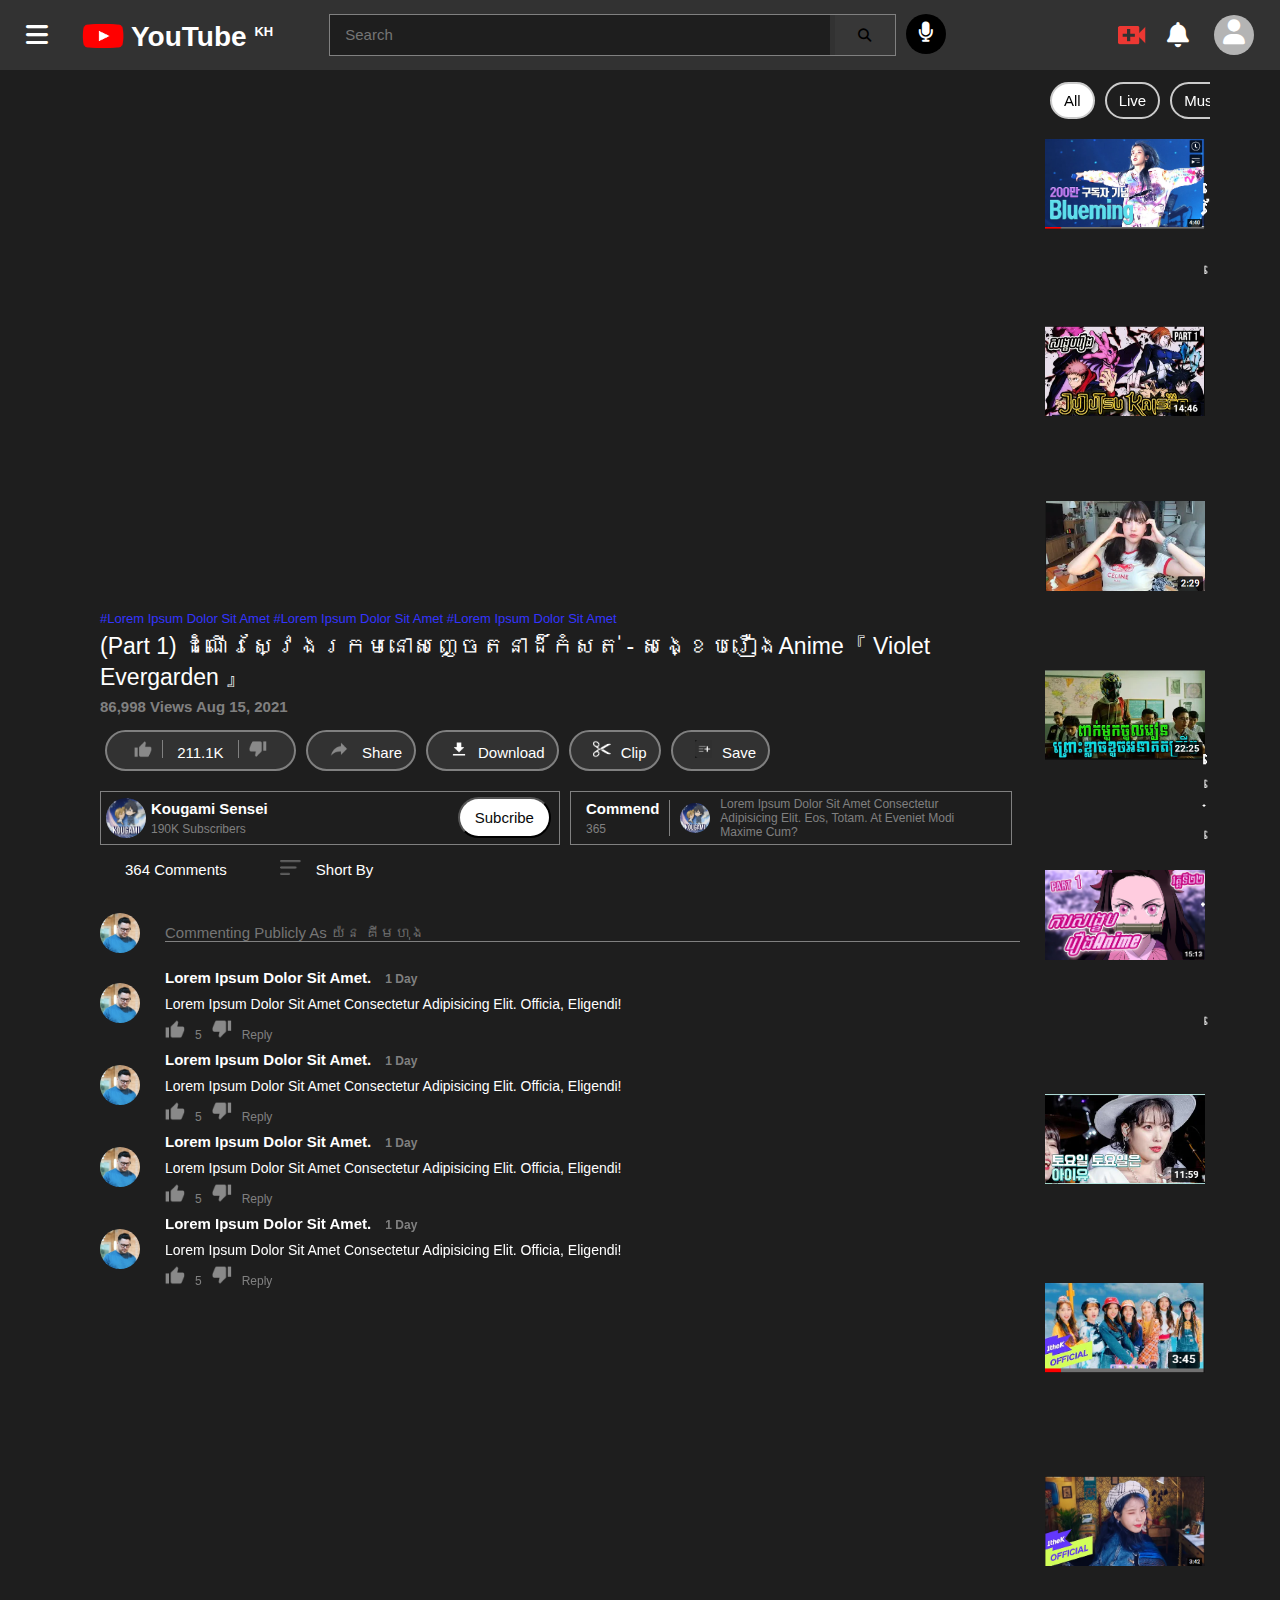
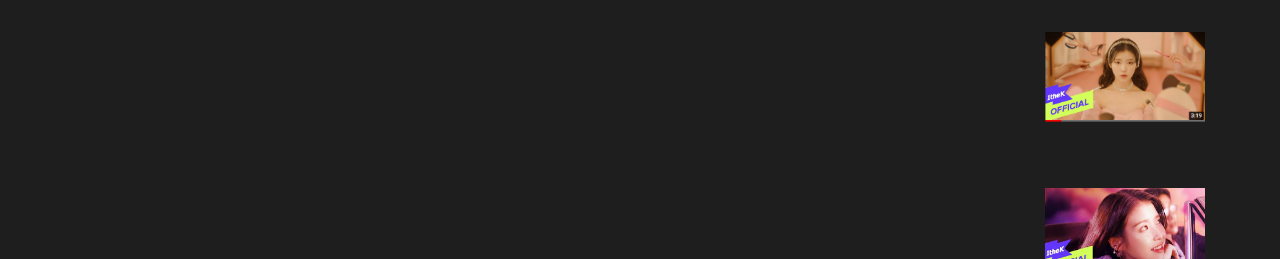
<file: child-6.html>
<!DOCTYPE html>
<html lang="en">
<head>
    <meta charset="UTF-8">
    <meta http-equiv="X-UA-Compatible" content="IE=edge">
    <meta name="viewport" content="width=device-width, initial-scale=1.0">
    <title>YouTube</title>
    <link rel="stylesheet" href="child-youtube.css">
    <link rel="stylesheet" href="https://cdnjs.cloudflare.com/ajax/libs/font-awesome/6.2.0/css/all.min.css">
</head>
<body>
    <!-- start header -->
    <section class="main">

 
    <div class="container-header">

        <!-- Logo youtube -->

          <div class="logo-youtube">
            <i id="icon-bar" class="fa-solid fa-bars"></i>
            <div class="image-youtube">
                <a href="./index.html"><img src="image/youtube-logo.png" alt=""></a>
            </div>
            <div class="text-youtube">
                <a href="./index.html"><h1>YouTube <sup>KH</sup></h1></a>
            </div>
        </div>

        <!-- search-form -->

        <div class="search-form">
            <form  class="form-search">
                <input type="search" name="" id="" placeholder="Search">
                <button><i id="search-icon" class="fa-solid fa-magnifying-glass"></i></button>     
            </form>
            <div class="icons-mis">
                <i id="microphone-icons" class="fa-solid fa-microphone"></i>
            </div>
        </div>

        <!-- icons  -->

        <div class="icons">
            <img id="upload-icon" src="images/upload.png" alt="">

            <i id="Notification-icons" class="fa-solid fa-bell"></i>
            <i id="user-icons" class="fa-solid fa-user"></i>
        </div>
    </div>
    <!-- End header -->


    <!-- start-container -->


    <div class="main-container">
        
        <!-- video-container -->

        <div class="video-play">
            <iframe id="video-youbube"  src="https://www.youtube.com/embed/RG732tuiZIs" title="YouTube video player" frameborder="0" allow="accelerometer; autoplay; clipboard-write; encrypted-media; gyroscope; picture-in-picture" allowfullscreen></iframe>

             <div class="paragraph-tag">
            <div class="tag-small">
                <p>#Lorem ipsum dolor sit amet #Lorem ipsum dolor sit amet #Lorem ipsum dolor sit amet</p>
            </div>
            <div class="title">
                <p>(Part 1) ដំណើរស្វែងរកមនោសញ្ចេតនាដ៏កំសត់​ - សង្ខេបរឿង​Anime『 Violet Evergarden 』</p>
            </div>
            <div class="date">
                <span>86,998 views </span> <span>  Aug 15, 2021 </span>
            </div>
            <div class="icon-video">
                <p><img id="left-img" src="images/like.png" alt=""> <span> 211.1K </span> <img id="right-img" src="images/dislike.png" alt=""></p>
                <p><img src="images/share.png" alt=""> Share</p>
                <p><img src="image/download icon.png" alt="">download</p>
                <p><img src="image/clip icon.png" alt="">clip</p>
                <p><img src="image/save.PNG" alt="">save</p>
            </div>
            <div class="channel-user">
                <div class="left-user">
                    <img src="video image/1 ku.png" alt="">
                    <div class="text">
                        <h1>Kougami Sensei</h1>
                        <p>190K subscribers</p>
                    </div>
                    <div class="sub">
                          <button>subcribe</button>
                    </div>
        
                </div>
                <div class="right-user">
                    <div class="text-com">
                        <h1>Commend</h1>
                        <p>365</p>
                    </div>
                    <div class="user-comm">
                        <img src="video image/1 ku.png" alt="">
                            <p>Lorem ipsum dolor sit amet consectetur adipisicing elit. Eos, totam. At eveniet modi maxime cum?</p>                    
                    </div>
                </div>
            </div>
            <div class="commends">
                <div class="self-comment">
                    <span>364 Comments</span>
                    <span> <img src="images/menu.png" alt="">short by</span>
                    <div class="user-commend">
                        <img src="images/tom.png" alt="">
                        <input type="text" placeholder="Commenting publicly as យ៉ន គីមហុង">
                    </div>
                </div>
 

                <div class="another-comments">
                    <div class="img-comm">
                        <img src="images/tom.png" alt="">
                    </div>
                    <div class="right-more">
                        <h1>Lorem ipsum dolor sit amet. <span>1 day</span></h1>
                        <p>Lorem ipsum dolor sit amet consectetur adipisicing elit. Officia, eligendi!</p>
                        <p><img src="images/like.png" alt=""><span>5</span><img src="images/dislike.png" alt=""><span>reply</span></p>
                    </div>
                </div>

                <div class="another-comments">
                    <div class="img-comm">
                        <img src="images/tom.png" alt="">
                    </div>
                    <div class="right-more">
                        <h1>Lorem ipsum dolor sit amet. <span>1 day</span></h1>
                        <p>Lorem ipsum dolor sit amet consectetur adipisicing elit. Officia, eligendi!</p>
                        <p><img src="images/like.png" alt=""><span>5</span><img src="images/dislike.png" alt=""><span>reply</span></p>
                    </div>
                </div>

                <div class="another-comments">
                    <div class="img-comm">
                        <img src="images/tom.png" alt="">
                    </div>
                    <div class="right-more">
                        <h1>Lorem ipsum dolor sit amet. <span>1 day</span></h1>
                        <p>Lorem ipsum dolor sit amet consectetur adipisicing elit. Officia, eligendi!</p>
                        <p><img src="images/like.png" alt=""><span>5</span><img src="images/dislike.png" alt=""><span>reply</span></p>
                    </div>
                </div>

                <div class="another-comments">
                    <div class="img-comm">
                        <img src="images/tom.png" alt="">
                    </div>
                    <div class="right-more">
                        <h1>Lorem ipsum dolor sit amet. <span>1 day</span></h1>
                        <p>Lorem ipsum dolor sit amet consectetur adipisicing elit. Officia, eligendi!</p>
                        <p><img src="images/like.png" alt=""><span>5</span><img src="images/dislike.png" alt=""><span>reply</span></p>
                    </div>
                </div>



            </div>
        </div>
        </div>
       

        <!-- another-video container -->
        <div class="another-video">

            <div class="header-choose">
                <p id="active">all</p>
                <p>live</p>
                <p>music</p>
                <p>mixs</p>
                <p>IU</p>
                <p>sport</p>
                <p>messi</p>
            </div>
            <div class="more-video">
                    <div class="image-video">
                        <a href="http://127.0.0.1:5501/child-1.html"><img src="video image/image-01.PNG" alt=""></a>
                    </div>
                    <div class="para-video">
                        <a href="http://127.0.0.1:5501/child-1.html"><h1>(Part 1) លេបម្រាមដៃមេCursedកែប្រែជីវិតទាំងស្រុង</h1><p>- សង្ខេបរឿង​Anime『Jujutsu Kaisen 』</p></a>
                    </div>
            </div>
            <div class="more-video">
                    <div class="image-video">
                        <a href="http://127.0.0.1:5501/child-2.html"><img src="video image/image-02.PNG" alt=""></a>
                    </div>
                    <div class="para-video">
                        <a href="http://127.0.0.1:5501/child-2.html"><h1>[MV] IU(아이유) _ Blueming(블루밍)</h1><p>Lorem ipsum dolor sit amet consectetur adipisicing.</p></a>
                    </div>
            </div>
            <div class="more-video">
                    <div class="image-video">
                        <a href="http://127.0.0.1:5501/child-3.html"><img src="video image/image-03.PNG" alt=""></a>
                    </div>
                    <div class="para-video">
                        <a href="http://127.0.0.1:5501/child-3.html"><h1>Light Switch - Charlie Puth (xooos cover)</h1><p>#LightSwitch #CharliePuth  </p></a>
                    </div>
            </div>
         
            <div class="more-video">
                    <div class="image-video">
                        <a href="http://127.0.0.1:5501/child-7.html"><img src="video image/image-07.PNG" alt=""></a>
                    </div>
                    <div class="para-video">
                        <a href="http://127.0.0.1:5501/child-7.html"><h1> សង្ហារពេក ទាល់តែពាក់មួកសុវត្ថិភាពទៅសាលា!</h1><p>បើមិនចឹងទេ ស្រីៗខូចអនាគតអស់ហើយ | សម្រាយរឿង</p></a>
                    </div>
            </div>
            <div class="more-video">
                    <div class="image-video">
                        <a href="http://127.0.0.1:5501/child-8.html"><img src="video image/image-08 n.PNG" alt=""></a>
                    </div>
                    <div class="para-video">
                        <a href="http://127.0.0.1:5501/child-8.html"><h1>ប្អូនស្រីក្លាយជាបិសាចសុីសាច់មនុស្ស </h1><p>សង្ខេបរឿងAnime 『Demon Slayer』 (Part 1)</p></a>
                    </div>
            </div>
            <div class="more-video">
                    <div class="image-video">
                        <a href="http://127.0.0.1:5501/child-9.html"><img src="video image/image-09.PNG" alt=""></a>
                    </div>
                    <div class="para-video">
                        <a href="http://127.0.0.1:5501/child-9.html"><h1>[IU TV] LILAC in the winter</h1><p>[IU TV] 한 겨울의 라일락</p></a>
                    </div>
            </div>
            <div class="more-video">
                    <div class="image-video">
                        <a href="http://127.0.0.1:5501/child-10.html"><img src="video image/image-10.PNG" alt=""></a>
                    </div>
                    <div class="para-video">
                        <a href="http://127.0.0.1:5501/child-10.html"><h1>[MV] Weeekly(위클리) _ After School</h1><p> [MV] Weeekly(위클리) _ After School</p></a>
                    </div>
            </div>
            <div class="more-video">
                <div class="image-video">
                    <a href="http://127.0.0.1:5501/child-4.html"><img src="video image/image-04.PNG" alt=""></a>
                </div>
                <div class="para-video">
                    <a href="http://127.0.0.1:5501/child-4.html"><h1>[MV] IU(아이유) _ Celebrity</h1><p>[MV] IU(아이유) _ Celebrity</p></a>
                </div>
        </div>
        <div class="more-video">
            <div class="image-video">
                <a href="http://127.0.0.1:5501/child-11.html"><img src="video image/image-11.PNG" alt=""></a>
            </div>
            <div class="para-video">
                <a href="http://127.0.0.1:5501/child-11.html"><h1>[MV] IU(아이유) _ Celebrity</h1><p>[MV] IU(아이유) _ Celebrity</p></a>
            </div>
    </div>
    <div class="more-video">
            <div class="image-video">
                <a href="http://127.0.0.1:5501/child-12.html"><img src="video image/image-12.PNG" alt=""></a>
            </div>
            <div class="para-video">
                <a href="http://127.0.0.1:5501/child-12.html"><h1>[MV] IU(아이유) _ strawberry moon</h1><p> [MV] IU(아이유) _ strawberry moon</p></a>
            </div>
    </div>
        <div class="more-video">
                <div class="image-video">
                    <a href="http://127.0.0.1:5501/child-5.html"><img src="video image/image-05.PNG" alt=""></a>
                </div>
                <div class="para-video">
                    <a href="http://127.0.0.1:5501/child-5.html"><h1>[MV] 소유(SOYOU) - I Miss You (도깨비 OST) Goblin OST Part 7</h1><p>소유(SOYOU) - I Miss You.</p></a>
                </div>
        </div>
      
           

        </div>

    </div>

    <!-- ends-container -->
</section>
</body>
</html>
</file>
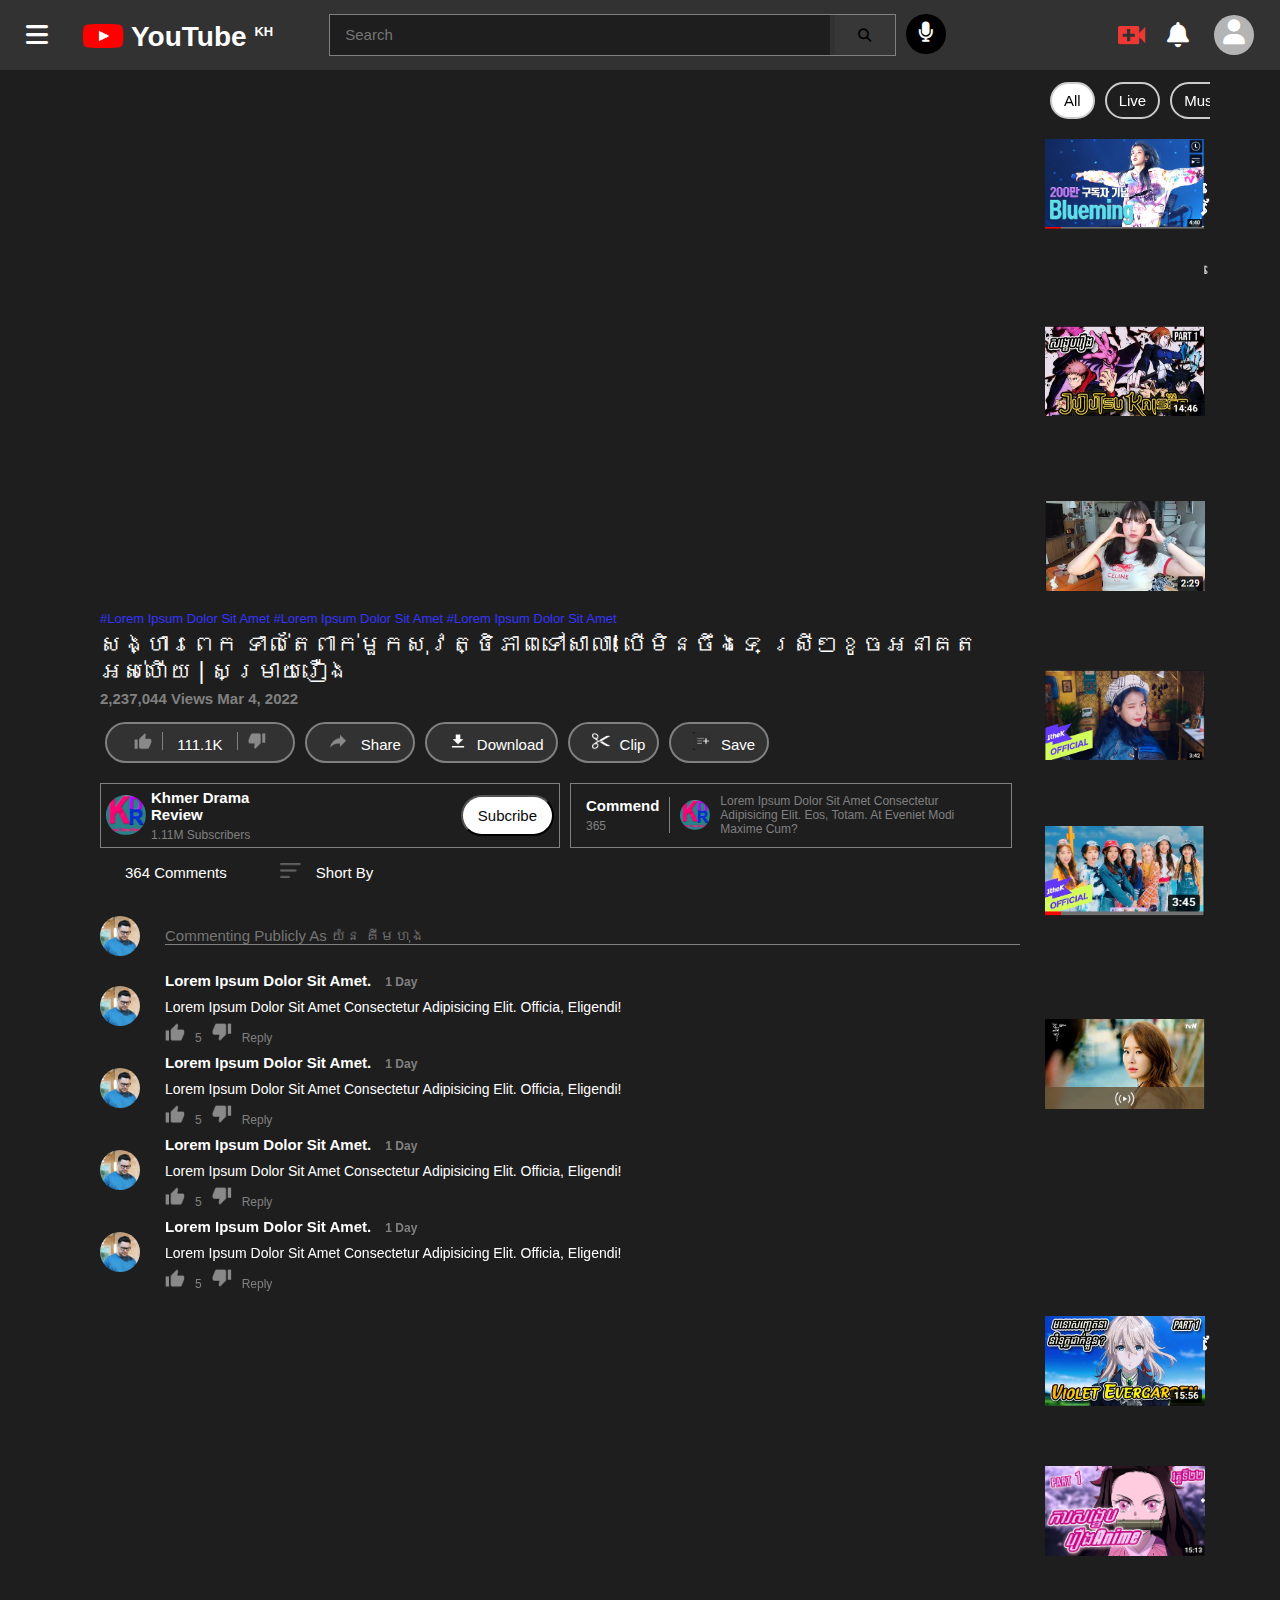
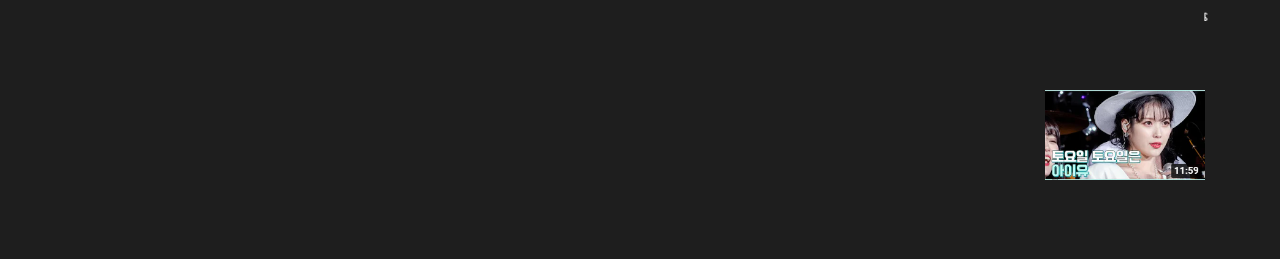
<file: child-7.html>
<!DOCTYPE html>
<html lang="en">
<head>
    <meta charset="UTF-8">
    <meta http-equiv="X-UA-Compatible" content="IE=edge">
    <meta name="viewport" content="width=device-width, initial-scale=1.0">
    <title>YouTube</title>
    <link rel="stylesheet" href="child-youtube.css">
    <link rel="stylesheet" href="https://cdnjs.cloudflare.com/ajax/libs/font-awesome/6.2.0/css/all.min.css">
</head>
<body>
    <!-- start header -->
    <section class="main">

 
    <div class="container-header">

        <!-- Logo youtube -->

         <div class="logo-youtube">
            <i id="icon-bar" class="fa-solid fa-bars"></i>
            <div class="image-youtube">
                <a href="./index.html"><img src="image/youtube-logo.png" alt=""></a>
            </div>
            <div class="text-youtube">
                <a href="./index.html"><h1>YouTube <sup>KH</sup></h1></a>
            </div>
        </div>


        <!-- search-form -->

        <div class="search-form">
            <form  class="form-search">
                <input type="search" name="" id="" placeholder="Search">
                <button><i id="search-icon" class="fa-solid fa-magnifying-glass"></i></button>     
            </form>
            <div class="icons-mis">
                <i id="microphone-icons" class="fa-solid fa-microphone"></i>
            </div>
        </div>

        <!-- icons  -->

        <div class="icons">
            <img id="upload-icon" src="images/upload.png" alt="">

            <i id="Notification-icons" class="fa-solid fa-bell"></i>
            <i id="user-icons" class="fa-solid fa-user"></i>
        </div>
    </div>
    <!-- End header -->


    <!-- start-container -->


    <div class="main-container">
        
        <!-- video-container -->

        <div class="video-play">
            <iframe id="video-youbube"  src="https://www.youtube.com/embed/pxDA6fXZPfg" title="YouTube video player" frameborder="0" allow="accelerometer; autoplay; clipboard-write; encrypted-media; gyroscope; picture-in-picture" allowfullscreen></iframe>

             <div class="paragraph-tag">
            <div class="tag-small">
                <p>#Lorem ipsum dolor sit amet #Lorem ipsum dolor sit amet #Lorem ipsum dolor sit amet</p>
            </div>
            <div class="title">
                <p>សង្ហារពេក ទាល់តែពាក់មួកសុវត្ថិភាពទៅសាលា! បើមិនចឹងទេ ស្រីៗខូចអនាគតអស់ហើយ | សម្រាយរឿង</p>
            </div>
            <div class="date">
                <span>2,237,044 views </span> <span>  Mar 4, 2022  </span>
            </div>
            <div class="icon-video">
                <p><img id="left-img" src="images/like.png" alt=""> <span> 111.1K </span> <img id="right-img" src="images/dislike.png" alt=""></p>
                <p><img src="images/share.png" alt=""> Share</p>
                <p><img src="image/download icon.png" alt="">download</p>
                <p><img src="image/clip icon.png" alt="">clip</p>
                <p><img src="image/save.PNG" alt="">save</p>
            </div>
            <div class="channel-user">
                <div class="left-user">
                    <img src="video image/5.png" alt="">
                    <div class="text">
                    <h1> Khmer Drama Review</h1>
                        <p>1.11M subscribers</p>
                    </div>
                    <div class="sub">
                          <button>subcribe</button>
                    </div>
                  
                </div>
                <div class="right-user">
                    <div class="text-com">
                        <h1>Commend</h1>
                        <p>365</p>
                    </div>
                    <div class="user-comm">
                        <img src="video image/5.png" alt="">
                            <p>Lorem ipsum dolor sit amet consectetur adipisicing elit. Eos, totam. At eveniet modi maxime cum?</p>                    
                    </div>
                </div>
            </div>
            <div class="commends">
                <div class="self-comment">
                    <span>364 Comments</span>
                    <span> <img src="images/menu.png" alt="">short by</span>
                    <div class="user-commend">
                        <img src="images/tom.png" alt="">
                        <input type="text" placeholder="Commenting publicly as យ៉ន គីមហុង">
                    </div>
                </div>
 

                <div class="another-comments">
                    <div class="img-comm">
                        <img src="images/tom.png" alt="">
                    </div>
                    <div class="right-more">
                        <h1>Lorem ipsum dolor sit amet. <span>1 day</span></h1>
                        <p>Lorem ipsum dolor sit amet consectetur adipisicing elit. Officia, eligendi!</p>
                        <p><img src="images/like.png" alt=""><span>5</span><img src="images/dislike.png" alt=""><span>reply</span></p>
                    </div>
                </div>

                <div class="another-comments">
                    <div class="img-comm">
                        <img src="images/tom.png" alt="">
                    </div>
                    <div class="right-more">
                        <h1>Lorem ipsum dolor sit amet. <span>1 day</span></h1>
                        <p>Lorem ipsum dolor sit amet consectetur adipisicing elit. Officia, eligendi!</p>
                        <p><img src="images/like.png" alt=""><span>5</span><img src="images/dislike.png" alt=""><span>reply</span></p>
                    </div>
                </div>

                <div class="another-comments">
                    <div class="img-comm">
                        <img src="images/tom.png" alt="">
                    </div>
                    <div class="right-more">
                        <h1>Lorem ipsum dolor sit amet. <span>1 day</span></h1>
                        <p>Lorem ipsum dolor sit amet consectetur adipisicing elit. Officia, eligendi!</p>
                        <p><img src="images/like.png" alt=""><span>5</span><img src="images/dislike.png" alt=""><span>reply</span></p>
                    </div>
                </div>

                <div class="another-comments">
                    <div class="img-comm">
                        <img src="images/tom.png" alt="">
                    </div>
                    <div class="right-more">
                        <h1>Lorem ipsum dolor sit amet. <span>1 day</span></h1>
                        <p>Lorem ipsum dolor sit amet consectetur adipisicing elit. Officia, eligendi!</p>
                        <p><img src="images/like.png" alt=""><span>5</span><img src="images/dislike.png" alt=""><span>reply</span></p>
                    </div>
                </div>



            </div>
        </div>
        </div>
       

        <!-- another-video container -->
        <div class="another-video">

            <div class="header-choose">
                <p id="active">all</p>
                <p>live</p>
                <p>music</p>
                <p>mixs</p>
                <p>IU</p>
                <p>sport</p>
                <p>messi</p>
            </div>
            <div class="more-video">
                    <div class="image-video">
                        <a href="http://127.0.0.1:5501/child-1.html"><img src="video image/image-01.PNG" alt=""></a>
                    </div>
                    <div class="para-video">
                        <a href="http://127.0.0.1:5501/child-1.html"><h1>(Part 1) លេបម្រាមដៃមេCursedកែប្រែជីវិតទាំងស្រុង</h1><p>- សង្ខេបរឿង​Anime『Jujutsu Kaisen 』</p></a>
                    </div>
            </div>
            <div class="more-video">
                    <div class="image-video">
                        <a href="http://127.0.0.1:5501/child-2.html"><img src="video image/image-02.PNG" alt=""></a>
                    </div>
                    <div class="para-video">
                        <a href="http://127.0.0.1:5501/child-2.html"><h1>[MV] IU(아이유) _ Blueming(블루밍)</h1><p>Lorem ipsum dolor sit amet consectetur adipisicing.</p></a>
                    </div>
            </div>
            <div class="more-video">
                    <div class="image-video">
                        <a href="http://127.0.0.1:5501/child-3.html"><img src="video image/image-03.PNG" alt=""></a>
                    </div>
                    <div class="para-video">
                        <a href="http://127.0.0.1:5501/child-3.html"><h1>Light Switch - Charlie Puth (xooos cover)</h1><p>#LightSwitch #CharliePuth  </p></a>
                    </div>
            </div>
            <div class="more-video">
                    <div class="image-video">
                        <a href="http://127.0.0.1:5501/child-4.html"><img src="video image/image-04.PNG" alt=""></a>
                    </div>
                    <div class="para-video">
                        <a href="http://127.0.0.1:5501/child-4.html"><h1>[MV] IU(아이유) _ Celebrity</h1><p>[MV] IU(아이유) _ Celebrity</p></a>
                    </div>
            </div>
            <div class="more-video">
                <div class="image-video">
                    <a href="http://127.0.0.1:5501/child-10.html"><img src="video image/image-10.PNG" alt=""></a>
                </div>
                <div class="para-video">
                    <a href="http://127.0.0.1:5501/child-10.html"><h1>[MV] Weeekly(위클리) _ After School</h1><p> [MV] Weeekly(위클리) _ After School</p></a>
                </div>
        </div>
        <div class="more-video">
            <div class="image-video">
                <a href="http://127.0.0.1:5501/child-5.html"><img src="video image/image-05.PNG" alt=""></a>
            </div>
            <div class="para-video">
                <a href="http://127.0.0.1:5501/child-5.html"><h1>[MV] 소유(SOYOU) - I Miss You (도깨비 OST) Goblin OST Part 7</h1><p>소유(SOYOU) - I Miss You.</p></a>
            </div>
    </div>
    <div class="more-video">
            <div class="image-video">
                <a href="http://127.0.0.1:5501/child-6.html"><img src="video image/image-06.PNG" alt=""></a>
            </div>
            <div class="para-video">
                <a href="http://127.0.0.1:5501/child-6.html"><h1>(Part 1) ដំណើរស្វែងរកមនោសញ្ចេតនាដ៏កំសត់</h1><p>សង្ខេបរឿង​Anime『 Violet Evergarden 』</p></a>
            </div>
    </div>
           
            <div class="more-video">
                    <div class="image-video">
                        <a href="http://127.0.0.1:5501/child-8.html"><img src="video image/image-08 n.PNG" alt=""></a>
                    </div>
                    <div class="para-video">
                        <a href="http://127.0.0.1:5501/child-8.html"><h1>ប្អូនស្រីក្លាយជាបិសាចសុីសាច់មនុស្ស </h1><p>សង្ខេបរឿងAnime 『Demon Slayer』 (Part 1)</p></a>
                    </div>
            </div>
            <div class="more-video">
                    <div class="image-video">
                        <a href="http://127.0.0.1:5501/child-9.html"><img src="video image/image-09.PNG" alt=""></a>
                    </div>
                    <div class="para-video">
                        <a href="http://127.0.0.1:5501/child-9.html"><h1>[IU TV] LILAC in the winter</h1><p>[IU TV] 한 겨울의 라일락</p></a>
                    </div>
            </div>
           
            <div class="more-video">
                    <div class="image-video">
                        <a href="http://127.0.0.1:5501/child-11.html"><img src="video image/image-11.PNG" alt=""></a>
                    </div>
                    <div class="para-video">
                        <a href="http://127.0.0.1:5501/child-11.html"><h1>[MV] IU(아이유) _ Celebrity</h1><p>[MV] IU(아이유) _ Celebrity</p></a>
                    </div>
            </div>
            <div class="more-video">
                    <div class="image-video">
                        <a href="http://127.0.0.1:5501/child-12.html"><img src="video image/image-12.PNG" alt=""></a>
                    </div>
                    <div class="para-video">
                        <a href="http://127.0.0.1:5501/child-12.html"><h1>[MV] IU(아이유) _ strawberry moon</h1><p> [MV] IU(아이유) _ strawberry moon</p></a>
                    </div>
            </div>

        </div>

    </div>

    <!-- ends-container -->
</section>
</body>
</html>
</file>
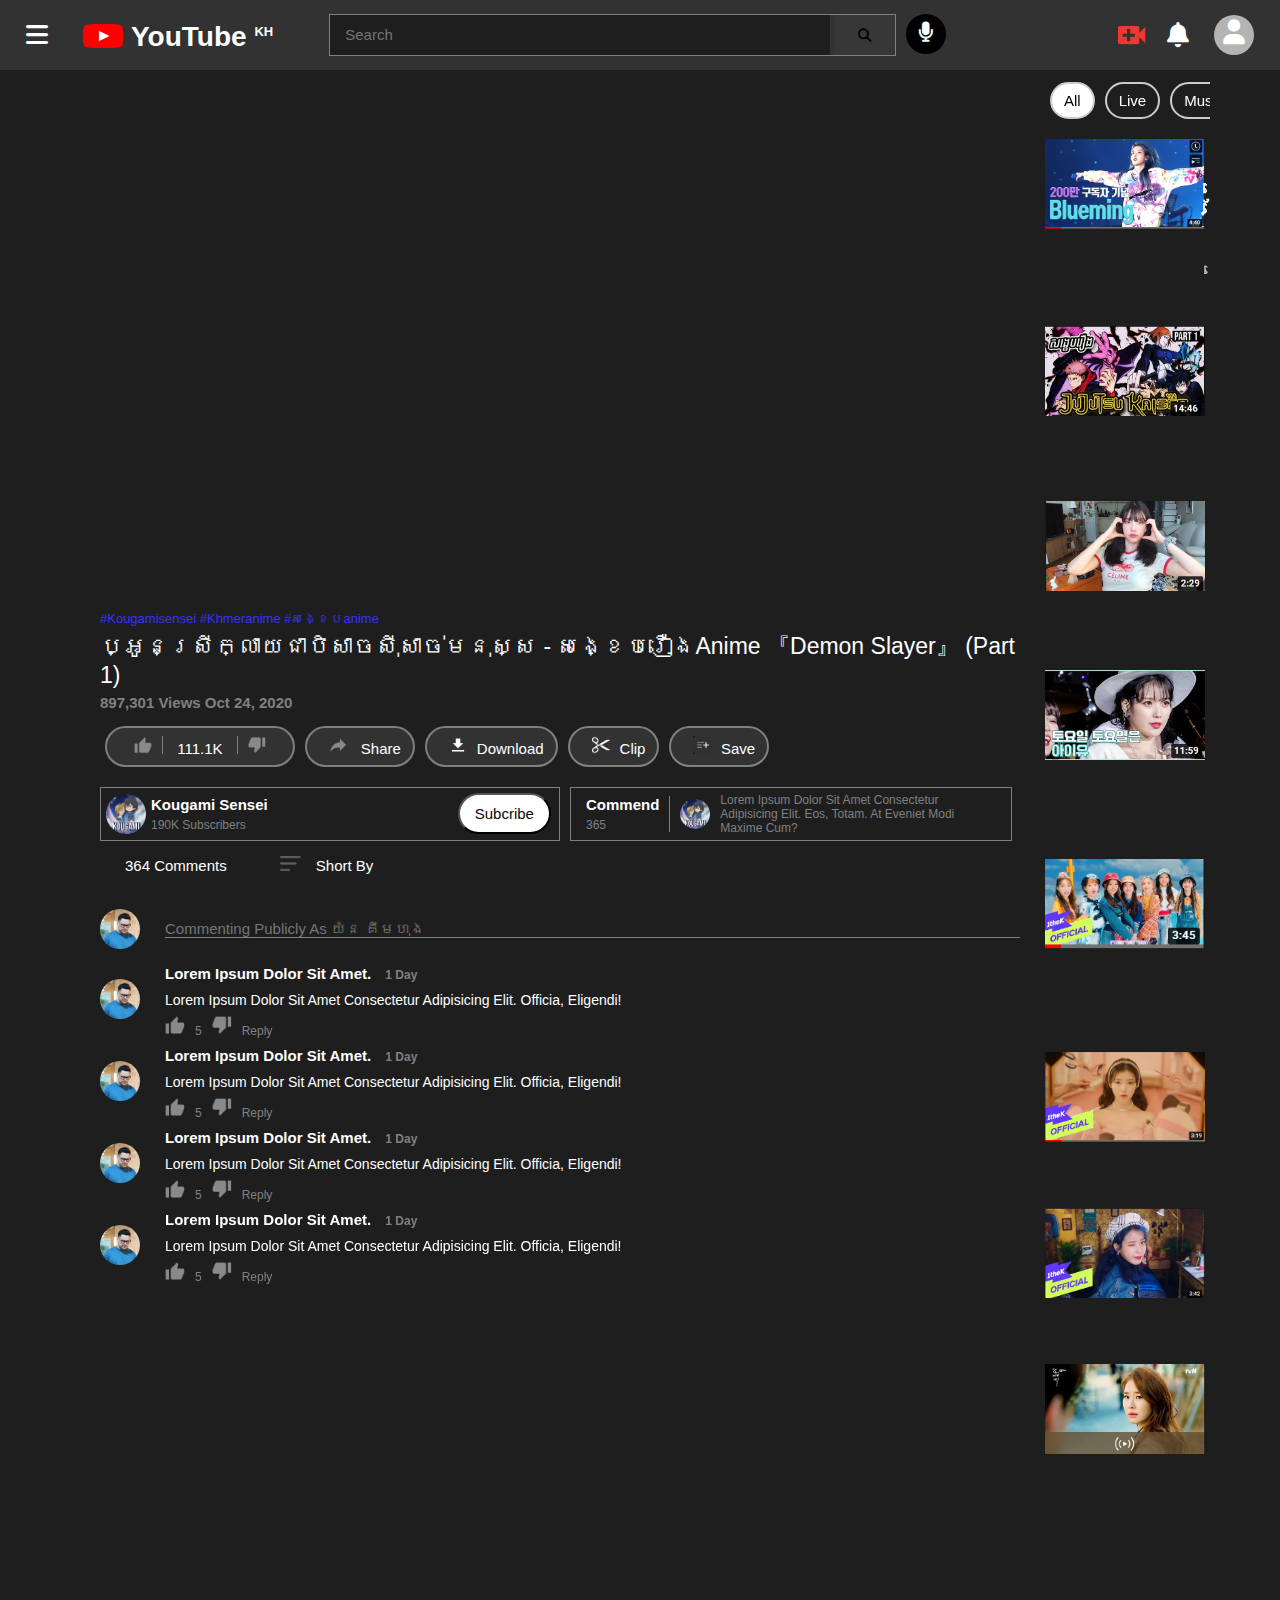
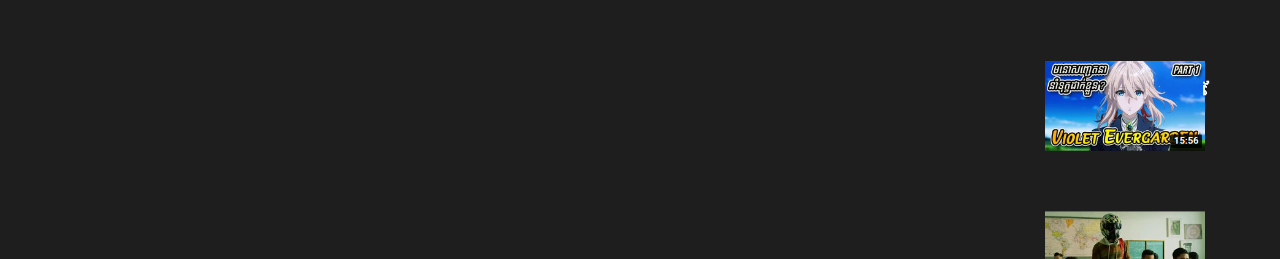
<file: child-8.html>
<!DOCTYPE html>
<html lang="en">
<head>
    <meta charset="UTF-8">
    <meta http-equiv="X-UA-Compatible" content="IE=edge">
    <meta name="viewport" content="width=device-width, initial-scale=1.0">
    <title>YouTube</title>
    <link rel="stylesheet" href="child-youtube.css">
    <link rel="stylesheet" href="https://cdnjs.cloudflare.com/ajax/libs/font-awesome/6.2.0/css/all.min.css">
</head>
<body>
    <!-- start header -->
    <section class="main">

 
    <div class="container-header">

        <!-- Logo youtube -->

         <div class="logo-youtube">
            <i id="icon-bar" class="fa-solid fa-bars"></i>
            <div class="image-youtube">
                <a href="./index.html"><img src="image/youtube-logo.png" alt=""></a>
            </div>
            <div class="text-youtube">
                <a href="./index.html"><h1>YouTube <sup>KH</sup></h1></a>
            </div>
        </div>


        <!-- search-form -->

        <div class="search-form">
            <form  class="form-search">
                <input type="search" name="" id="" placeholder="Search">
                <button><i id="search-icon" class="fa-solid fa-magnifying-glass"></i></button>     
            </form>
            <div class="icons-mis">
                <i id="microphone-icons" class="fa-solid fa-microphone"></i>
            </div>
        </div>

        <!-- icons  -->

        <div class="icons">
            <img id="upload-icon" src="images/upload.png" alt="">

            <i id="Notification-icons" class="fa-solid fa-bell"></i>
            <i id="user-icons" class="fa-solid fa-user"></i>
        </div>
    </div>
    <!-- End header -->


    <!-- start-container -->


    <div class="main-container">
        
        <!-- video-container -->

        <div class="video-play">
            <iframe id="video-youbube"  src="https://www.youtube.com/embed/ThBmG54Nc-Y" title="YouTube video player" frameborder="0" allow="accelerometer; autoplay; clipboard-write; encrypted-media; gyroscope; picture-in-picture" allowfullscreen></iframe>

             <div class="paragraph-tag">
            <div class="tag-small">
                <p>#kougamisensei #khmeranime #សង្ខេបanime</p>
            </div>
            <div class="title">
                <p>ប្អូនស្រីក្លាយជាបិសាចសុីសាច់មនុស្ស - សង្ខេបរឿងAnime 『Demon Slayer』 (Part 1)</p>
            </div>
            <div class="date">
                <span>897,301 views  </span> <span>  Oct 24, 2020 </span>
            </div>
            <div class="icon-video">
                <p><img id="left-img" src="images/like.png" alt=""> <span> 111.1K </span> <img id="right-img" src="images/dislike.png" alt=""></p>
                <p><img src="images/share.png" alt=""> Share</p>
                <p><img src="image/download icon.png" alt="">download</p>
                <p><img src="image/clip icon.png" alt="">clip</p>
                <p><img src="image/save.PNG" alt="">save</p>
            </div>
            <div class="channel-user">
                <div class="left-user">
                    <img src="video image/1 ku.png" alt="">
                    <div class="text">
                        <h1>
                            Kougami Sensei
                            </h1>
                        <p>190K subscribers</p>
                    </div>
                    <div class="sub">
                          <button>subcribe</button>
                    </div>
                  
                </div>
                <div class="right-user">
                    <div class="text-com">
                        <h1>Commend</h1>
                        <p>365</p>
                    </div>
                    <div class="user-comm">
                        <img src="video image/1 ku.png" alt="">
                            <p>Lorem ipsum dolor sit amet consectetur adipisicing elit. Eos, totam. At eveniet modi maxime cum?</p>                    
                    </div>
                </div>
            </div>
            <div class="commends">
                <div class="self-comment">
                    <span>364 Comments</span>
                    <span> <img src="images/menu.png" alt="">short by</span>
                    <div class="user-commend">
                        <img src="images/tom.png" alt="">
                        <input type="text" placeholder="Commenting publicly as យ៉ន គីមហុង">
                    </div>
                </div>
 

                <div class="another-comments">
                    <div class="img-comm">
                        <img src="images/tom.png" alt="">
                    </div>
                    <div class="right-more">
                        <h1>Lorem ipsum dolor sit amet. <span>1 day</span></h1>
                        <p>Lorem ipsum dolor sit amet consectetur adipisicing elit. Officia, eligendi!</p>
                        <p><img src="images/like.png" alt=""><span>5</span><img src="images/dislike.png" alt=""><span>reply</span></p>
                    </div>
                </div>

                <div class="another-comments">
                    <div class="img-comm">
                        <img src="images/tom.png" alt="">
                    </div>
                    <div class="right-more">
                        <h1>Lorem ipsum dolor sit amet. <span>1 day</span></h1>
                        <p>Lorem ipsum dolor sit amet consectetur adipisicing elit. Officia, eligendi!</p>
                        <p><img src="images/like.png" alt=""><span>5</span><img src="images/dislike.png" alt=""><span>reply</span></p>
                    </div>
                </div>

                <div class="another-comments">
                    <div class="img-comm">
                        <img src="images/tom.png" alt="">
                    </div>
                    <div class="right-more">
                        <h1>Lorem ipsum dolor sit amet. <span>1 day</span></h1>
                        <p>Lorem ipsum dolor sit amet consectetur adipisicing elit. Officia, eligendi!</p>
                        <p><img src="images/like.png" alt=""><span>5</span><img src="images/dislike.png" alt=""><span>reply</span></p>
                    </div>
                </div>

                <div class="another-comments">
                    <div class="img-comm">
                        <img src="images/tom.png" alt="">
                    </div>
                    <div class="right-more">
                        <h1>Lorem ipsum dolor sit amet. <span>1 day</span></h1>
                        <p>Lorem ipsum dolor sit amet consectetur adipisicing elit. Officia, eligendi!</p>
                        <p><img src="images/like.png" alt=""><span>5</span><img src="images/dislike.png" alt=""><span>reply</span></p>
                    </div>
                </div>



            </div>
        </div>
        </div>
       

        <!-- another-video container -->
        <div class="another-video">

            <div class="header-choose">
                <p id="active">all</p>
                <p>live</p>
                <p>music</p>
                <p>mixs</p>
                <p>IU</p>
                <p>sport</p>
                <p>messi</p>
            </div>
            <div class="more-video">
                    <div class="image-video">
                        <a href="http://127.0.0.1:5501/child-1.html"><img src="video image/image-01.PNG" alt=""></a>
                    </div>
                    <div class="para-video">
                        <a href="http://127.0.0.1:5501/child-1.html"><h1>(Part 1) លេបម្រាមដៃមេCursedកែប្រែជីវិតទាំងស្រុង</h1><p>- សង្ខេបរឿង​Anime『Jujutsu Kaisen 』</p></a>
                    </div>
            </div>
            <div class="more-video">
                    <div class="image-video">
                        <a href="http://127.0.0.1:5501/child-2.html"><img src="video image/image-02.PNG" alt=""></a>
                    </div>
                    <div class="para-video">
                        <a href="http://127.0.0.1:5501/child-2.html"><h1>[MV] IU(아이유) _ Blueming(블루밍)</h1><p>Lorem ipsum dolor sit amet consectetur adipisicing.</p></a>
                    </div>
            </div>
            <div class="more-video">
                    <div class="image-video">
                        <a href="http://127.0.0.1:5501/child-3.html"><img src="video image/image-03.PNG" alt=""></a>
                    </div>
                    <div class="para-video">
                        <a href="http://127.0.0.1:5501/child-3.html"><h1>Light Switch - Charlie Puth (xooos cover)</h1><p>#LightSwitch #CharliePuth  </p></a>
                    </div>
            </div>
          
            <div class="more-video">
                <div class="image-video">
                    <a href="http://127.0.0.1:5501/child-9.html"><img src="video image/image-09.PNG" alt=""></a>
                </div>
                <div class="para-video">
                    <a href="http://127.0.0.1:5501/child-9.html"><h1>[IU TV] LILAC in the winter</h1><p>[IU TV] 한 겨울의 라일락</p></a>
                </div>
        </div>
        <div class="more-video">
                <div class="image-video">
                    <a href="http://127.0.0.1:5501/child-10.html"><img src="video image/image-10.PNG" alt=""></a>
                </div>
                <div class="para-video">
                    <a href="http://127.0.0.1:5501/child-10.html"><h1>[MV] Weeekly(위클리) _ After School</h1><p> [MV] Weeekly(위클리) _ After School</p></a>
                </div>
        </div>
        <div class="more-video">
                <div class="image-video">
                    <a href="http://127.0.0.1:5501/child-11.html"><img src="video image/image-11.PNG" alt=""></a>
                </div>
                <div class="para-video">
                    <a href="http://127.0.0.1:5501/child-11.html"><h1>[MV] IU(아이유) _ Celebrity</h1><p>[MV] IU(아이유) _ Celebrity</p></a>
                </div>
        </div>
            <div class="more-video">
                <div class="image-video">
                    <a href="http://127.0.0.1:5501/child-4.html"><img src="video image/image-04.PNG" alt=""></a>
                </div>
                <div class="para-video">
                    <a href="http://127.0.0.1:5501/child-4.html"><h1>[MV] IU(아이유) _ Celebrity</h1><p>[MV] IU(아이유) _ Celebrity</p></a>
                </div>
        </div>
        <div class="more-video">
                <div class="image-video">
                    <a href="http://127.0.0.1:5501/child-5.html"><img src="video image/image-05.PNG" alt=""></a>
                </div>
                <div class="para-video">
                    <a href="http://127.0.0.1:5501/child-5.html"><h1>[MV] 소유(SOYOU) - I Miss You (도깨비 OST) Goblin OST Part 7</h1><p>소유(SOYOU) - I Miss You.</p></a>
                </div>
        </div>
            <div class="more-video">
                    <div class="image-video">
                        <a href="http://127.0.0.1:5501/child-6.html"><img src="video image/image-06.PNG" alt=""></a>
                    </div>
                    <div class="para-video">
                        <a href="http://127.0.0.1:5501/child-6.html"><h1>(Part 1) ដំណើរស្វែងរកមនោសញ្ចេតនាដ៏កំសត់</h1><p>សង្ខេបរឿង​Anime『 Violet Evergarden 』</p></a>
                    </div>
            </div>
            <div class="more-video">
                    <div class="image-video">
                        <a href="http://127.0.0.1:5501/child-7.html"><img src="video image/image-07.PNG" alt=""></a>
                    </div>
                    <div class="para-video">
                        <a href="http://127.0.0.1:5501/child-7.html"><h1> សង្ហារពេក ទាល់តែពាក់មួកសុវត្ថិភាពទៅសាលា!</h1><p>បើមិនចឹងទេ ស្រីៗខូចអនាគតអស់ហើយ | សម្រាយរឿង</p></a>
                    </div>
            </div>
            
           
            <div class="more-video">
                    <div class="image-video">
                        <a href="http://127.0.0.1:5501/child-12.html"><img src="video image/image-12.PNG" alt=""></a>
                    </div>
                    <div class="para-video">
                        <a href="http://127.0.0.1:5501/child-12.html"><h1>[MV] IU(아이유) _ strawberry moon</h1><p> [MV] IU(아이유) _ strawberry moon</p></a>
                    </div>
            </div>

        </div>

    </div>

    <!-- ends-container -->
</section>
</body>
</html>
</file>
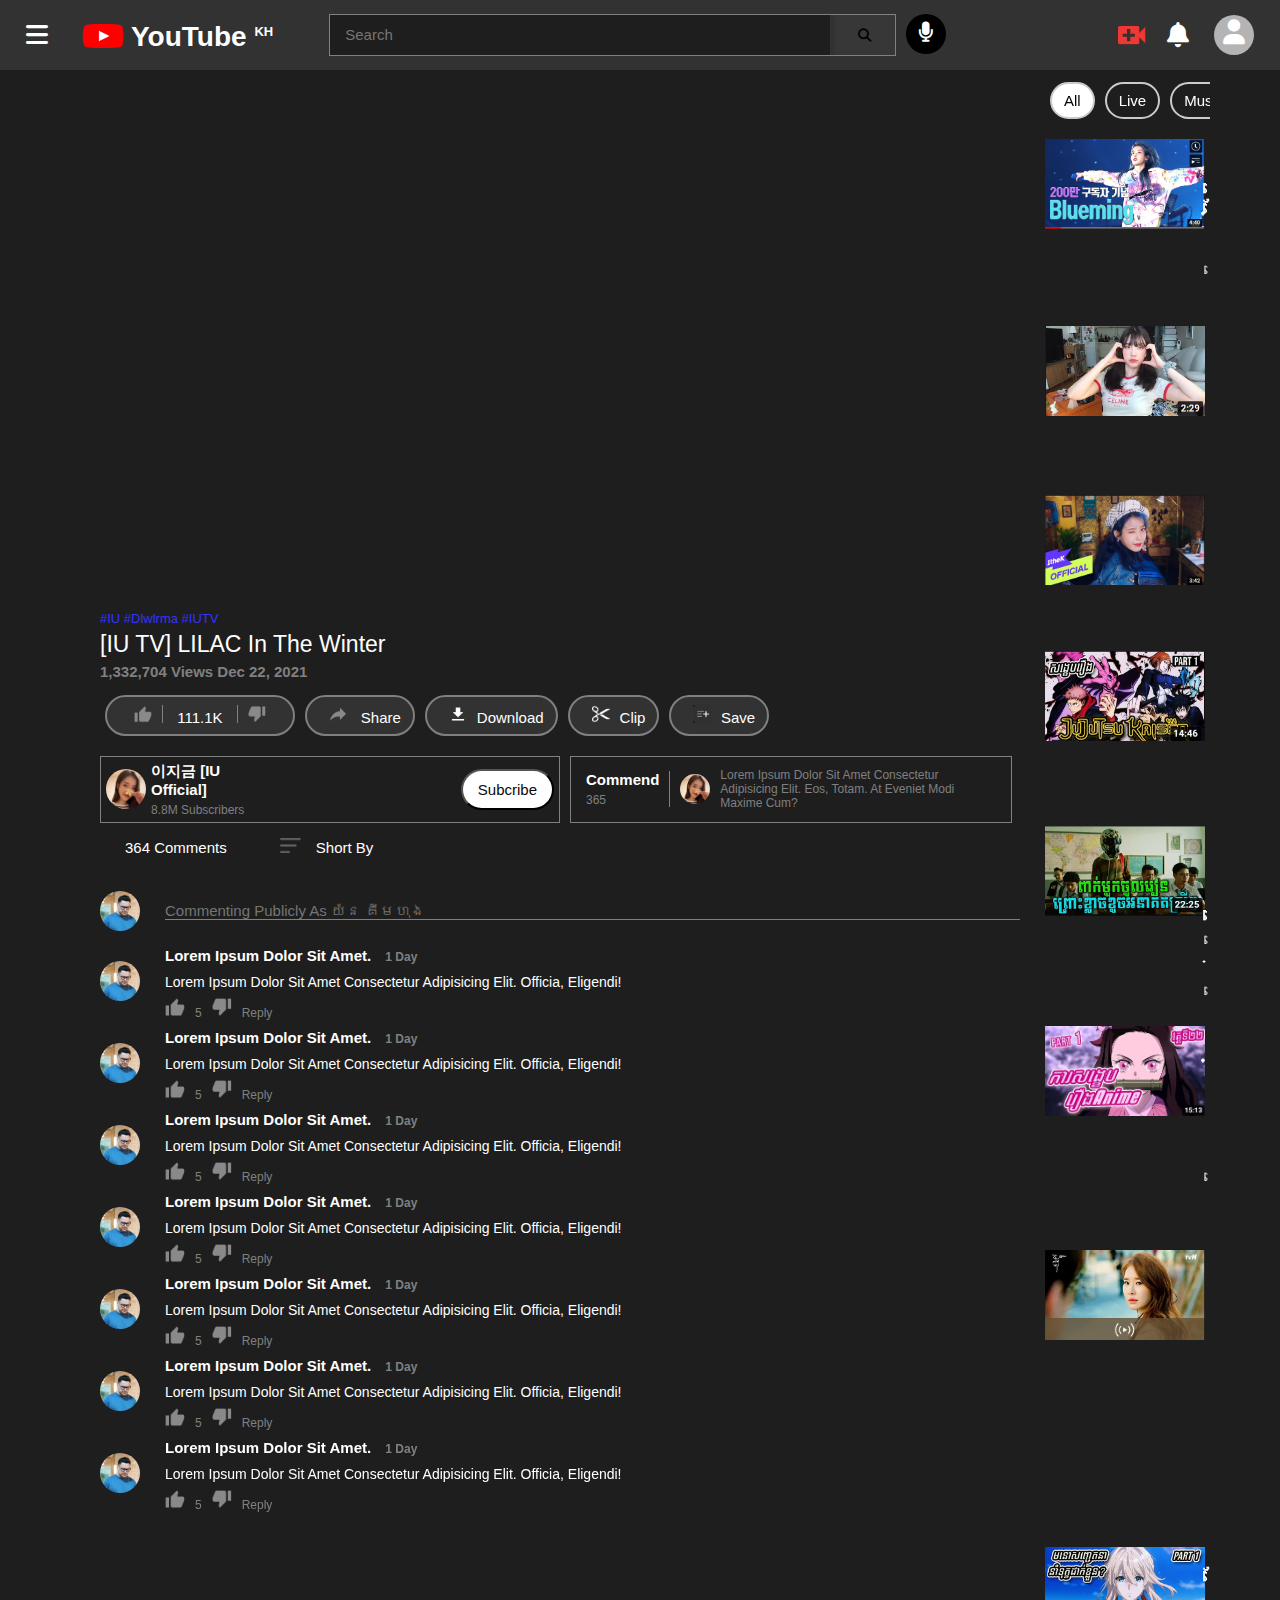
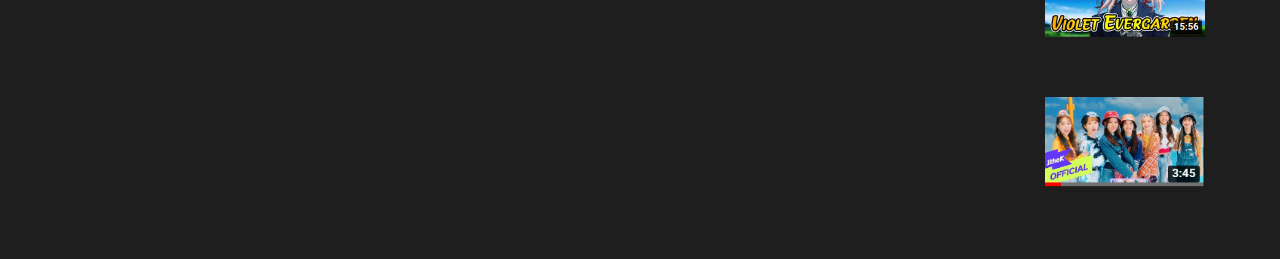
<file: child-9.html>
<!DOCTYPE html>
<html lang="en">
<head>
    <meta charset="UTF-8">
    <meta http-equiv="X-UA-Compatible" content="IE=edge">
    <meta name="viewport" content="width=device-width, initial-scale=1.0">
    <title>YouTube</title>
    <link rel="stylesheet" href="child-youtube.css">
    <link rel="stylesheet" href="https://cdnjs.cloudflare.com/ajax/libs/font-awesome/6.2.0/css/all.min.css">
</head>
<body>
    <!-- start header -->
    <section class="main">

 
    <div class="container-header">

        <!-- Logo youtube -->
         <div class="logo-youtube">
            <i id="icon-bar" class="fa-solid fa-bars"></i>
            <div class="image-youtube">
                <a href="./index.html"><img src="image/youtube-logo.png" alt=""></a>
            </div>
            <div class="text-youtube">
                <a href="./index.html"><h1>YouTube <sup>KH</sup></h1></a>
            </div>
        </div>


        <!-- search-form -->

        <div class="search-form">
            <form  class="form-search">
                <input type="search" name="" id="" placeholder="Search">
                <button><i id="search-icon" class="fa-solid fa-magnifying-glass"></i></button>     
            </form>
            <div class="icons-mis">
                <i id="microphone-icons" class="fa-solid fa-microphone"></i>
            </div>
        </div>

        <!-- icons  -->

        <div class="icons">
            <img id="upload-icon" src="images/upload.png" alt="">

            <i id="Notification-icons" class="fa-solid fa-bell"></i>
            <i id="user-icons" class="fa-solid fa-user"></i>
        </div>
    </div>
    <!-- End header -->


    <!-- start-container -->


    <div class="main-container">
        
        <!-- video-container -->

        <div class="video-play">
            <iframe id="video-youbube"  src="https://www.youtube.com/embed/TyOwx0Okc1A" title="YouTube video player" frameborder="0" allow="accelerometer; autoplay; clipboard-write; encrypted-media; gyroscope; picture-in-picture" allowfullscreen></iframe>

             <div class="paragraph-tag">
            <div class="tag-small">
                <p>#IU #dlwlrma #IUTV</p>
            </div>
            <div class="title">
                <p>[IU TV] LILAC in the winter</p>
            </div>
            <div class="date">
                <span>1,332,704 views   </span> <span>  Dec 22, 2021 </span>
            </div>
            <div class="icon-video">
                <p><img id="left-img" src="images/like.png" alt=""> <span> 111.1K </span> <img id="right-img" src="images/dislike.png" alt=""></p>
                <p><img src="images/share.png" alt=""> Share</p>
                <p><img src="image/download icon.png" alt="">download</p>
                <p><img src="image/clip icon.png" alt="">clip</p>
                <p><img src="image/save.PNG" alt="">save</p>
            </div>
            <div class="channel-user">
                <div class="left-user">
                    <img src="video image/1.png" alt="">
                    <div class="text">
                        <h1>
                            이지금 [IU Official]
                            </h1>
                        <p>8.8M subscribers</p>
                    </div>
                    <div class="sub">
                          <button>subcribe</button>
                    </div>
                  
                </div>
                <div class="right-user">
                    <div class="text-com">
                        <h1>Commend</h1>
                        <p>365</p>
                    </div>
                    <div class="user-comm">
                        <img src="video image/1.png" alt="">
                            <p>Lorem ipsum dolor sit amet consectetur adipisicing elit. Eos, totam. At eveniet modi maxime cum?</p>                    
                    </div>
                </div>
            </div>
            <div class="commends">
                <div class="self-comment">
                    <span>364 Comments</span>
                    <span> <img src="images/menu.png" alt="">short by</span>
                    <div class="user-commend">
                        <img src="images/tom.png" alt="">
                        <input type="text" placeholder="Commenting publicly as យ៉ន គីមហុង">
                    </div>
                </div>
 

                <div class="another-comments">
                    <div class="img-comm">
                        <img src="images/tom.png" alt="">
                    </div>
                    <div class="right-more">
                        <h1>Lorem ipsum dolor sit amet. <span>1 day</span></h1>
                        <p>Lorem ipsum dolor sit amet consectetur adipisicing elit. Officia, eligendi!</p>
                        <p><img src="images/like.png" alt=""><span>5</span><img src="images/dislike.png" alt=""><span>reply</span></p>
                    </div>
                </div>
                <div class="another-comments">
                    <div class="img-comm">
                        <img src="images/tom.png" alt="">
                    </div>
                    <div class="right-more">
                        <h1>Lorem ipsum dolor sit amet. <span>1 day</span></h1>
                        <p>Lorem ipsum dolor sit amet consectetur adipisicing elit. Officia, eligendi!</p>
                        <p><img src="images/like.png" alt=""><span>5</span><img src="images/dislike.png" alt=""><span>reply</span></p>
                    </div>
                </div>
                <div class="another-comments">
                    <div class="img-comm">
                        <img src="images/tom.png" alt="">
                    </div>
                    <div class="right-more">
                        <h1>Lorem ipsum dolor sit amet. <span>1 day</span></h1>
                        <p>Lorem ipsum dolor sit amet consectetur adipisicing elit. Officia, eligendi!</p>
                        <p><img src="images/like.png" alt=""><span>5</span><img src="images/dislike.png" alt=""><span>reply</span></p>
                    </div>
                </div>
                <div class="another-comments">
                    <div class="img-comm">
                        <img src="images/tom.png" alt="">
                    </div>
                    <div class="right-more">
                        <h1>Lorem ipsum dolor sit amet. <span>1 day</span></h1>
                        <p>Lorem ipsum dolor sit amet consectetur adipisicing elit. Officia, eligendi!</p>
                        <p><img src="images/like.png" alt=""><span>5</span><img src="images/dislike.png" alt=""><span>reply</span></p>
                    </div>
                </div>

                <div class="another-comments">
                    <div class="img-comm">
                        <img src="images/tom.png" alt="">
                    </div>
                    <div class="right-more">
                        <h1>Lorem ipsum dolor sit amet. <span>1 day</span></h1>
                        <p>Lorem ipsum dolor sit amet consectetur adipisicing elit. Officia, eligendi!</p>
                        <p><img src="images/like.png" alt=""><span>5</span><img src="images/dislike.png" alt=""><span>reply</span></p>
                    </div>
                </div>

                <div class="another-comments">
                    <div class="img-comm">
                        <img src="images/tom.png" alt="">
                    </div>
                    <div class="right-more">
                        <h1>Lorem ipsum dolor sit amet. <span>1 day</span></h1>
                        <p>Lorem ipsum dolor sit amet consectetur adipisicing elit. Officia, eligendi!</p>
                        <p><img src="images/like.png" alt=""><span>5</span><img src="images/dislike.png" alt=""><span>reply</span></p>
                    </div>
                </div>

                <div class="another-comments">
                    <div class="img-comm">
                        <img src="images/tom.png" alt="">
                    </div>
                    <div class="right-more">
                        <h1>Lorem ipsum dolor sit amet. <span>1 day</span></h1>
                        <p>Lorem ipsum dolor sit amet consectetur adipisicing elit. Officia, eligendi!</p>
                        <p><img src="images/like.png" alt=""><span>5</span><img src="images/dislike.png" alt=""><span>reply</span></p>
                    </div>
                </div>



            </div>
        </div>
        </div>
       

        <!-- another-video container -->
        <div class="another-video">

            <div class="header-choose">
                <p id="active">all</p>
                <p>live</p>
                <p>music</p>
                <p>mixs</p>
                <p>IU</p>
                <p>sport</p>
                <p>messi</p>
            </div>
            <div class="more-video">
                    <div class="image-video">
                        <a href="http://127.0.0.1:5501/child-1.html"><img src="video image/image-01.PNG" alt=""></a>
                    </div>
                    <div class="para-video">
                        <a href="http://127.0.0.1:5501/child-1.html"><h1>(Part 1) លេបម្រាមដៃមេCursedកែប្រែជីវិតទាំងស្រុង</h1><p>- សង្ខេបរឿង​Anime『Jujutsu Kaisen 』</p></a>
                    </div>
            </div>
            <div class="more-video">
                <div class="image-video">
                    <a href="http://127.0.0.1:5501/child-3.html"><img src="video image/image-03.PNG" alt=""></a>
                </div>
                <div class="para-video">
                    <a href="http://127.0.0.1:5501/child-3.html"><h1>Light Switch - Charlie Puth (xooos cover)</h1><p>#LightSwitch #CharliePuth  </p></a>
                </div>
        </div>
        <div class="more-video">
                <div class="image-video">
                    <a href="http://127.0.0.1:5501/child-4.html"><img src="video image/image-04.PNG" alt=""></a>
                </div>
                <div class="para-video">
                    <a href="http://127.0.0.1:5501/child-4.html"><h1>[MV] IU(아이유) _ Celebrity</h1><p>[MV] IU(아이유) _ Celebrity</p></a>
                </div>
        </div>
            <div class="more-video">
                    <div class="image-video">
                        <a href="http://127.0.0.1:5501/child-2.html"><img src="video image/image-02.PNG" alt=""></a>
                    </div>
                    <div class="para-video">
                        <a href="http://127.0.0.1:5501/child-2.html"><h1>[MV] IU(아이유) _ Blueming(블루밍)</h1><p>Lorem ipsum dolor sit amet consectetur adipisicing.</p></a>
                    </div>
            </div>
           
            <div class="more-video">
                <div class="image-video">
                    <a href="http://127.0.0.1:5501/child-7.html"><img src="video image/image-07.PNG" alt=""></a>
                </div>
                <div class="para-video">
                    <a href="http://127.0.0.1:5501/child-7.html"><h1> សង្ហារពេក ទាល់តែពាក់មួកសុវត្ថិភាពទៅសាលា!</h1><p>បើមិនចឹងទេ ស្រីៗខូចអនាគតអស់ហើយ | សម្រាយរឿង</p></a>
                </div>
        </div>
        <div class="more-video">
                <div class="image-video">
                    <a href="http://127.0.0.1:5501/child-8.html"><img src="video image/image-08 n.PNG" alt=""></a>
                </div>
                <div class="para-video">
                    <a href="http://127.0.0.1:5501/child-8.html"><h1>ប្អូនស្រីក្លាយជាបិសាចសុីសាច់មនុស្ស </h1><p>សង្ខេបរឿងAnime 『Demon Slayer』 (Part 1)</p></a>
                </div>
        </div>
            <div class="more-video">
                    <div class="image-video">
                        <a href="http://127.0.0.1:5501/child-5.html"><img src="video image/image-05.PNG" alt=""></a>
                    </div>
                    <div class="para-video">
                        <a href="http://127.0.0.1:5501/child-5.html"><h1>[MV] 소유(SOYOU) - I Miss You (도깨비 OST) Goblin OST Part 7</h1><p>소유(SOYOU) - I Miss You.</p></a>
                    </div>
            </div>
            <div class="more-video">
                    <div class="image-video">
                        <a href="http://127.0.0.1:5501/child-6.html"><img src="video image/image-06.PNG" alt=""></a>
                    </div>
                    <div class="para-video">
                        <a href="http://127.0.0.1:5501/child-6.html"><h1>(Part 1) ដំណើរស្វែងរកមនោសញ្ចេតនាដ៏កំសត់</h1><p>សង្ខេបរឿង​Anime『 Violet Evergarden 』</p></a>
                    </div>
            </div>
         
         
            <div class="more-video">
                    <div class="image-video">
                        <a href="http://127.0.0.1:5501/child-10.html"><img src="video image/image-10.PNG" alt=""></a>
                    </div>
                    <div class="para-video">
                        <a href="http://127.0.0.1:5501/child-10.html"><h1>[MV] Weeekly(위클리) _ After School</h1><p> [MV] Weeekly(위클리) _ After School</p></a>
                    </div>
            </div>
            <div class="more-video">
                    <div class="image-video">
                        <a href="http://127.0.0.1:5501/child-11.html"><img src="video image/image-11.PNG" alt=""></a>
                    </div>
                    <div class="para-video">
                        <a href="http://127.0.0.1:5501/child-11.html"><h1>[MV] IU(아이유) _ Celebrity</h1><p>[MV] IU(아이유) _ Celebrity</p></a>
                    </div>
            </div>
            <div class="more-video">
                    <div class="image-video">
                        <a href="http://127.0.0.1:5501/child-12.html"><img src="video image/image-12.PNG" alt=""></a>
                    </div>
                    <div class="para-video">
                        <a href="http://127.0.0.1:5501/child-12.html"><h1>[MV] IU(아이유) _ strawberry moon</h1><p> [MV] IU(아이유) _ strawberry moon</p></a>
                    </div>
            </div>

        </div>

    </div>

    <!-- ends-container -->
</section>
</body>
</html>
</file>
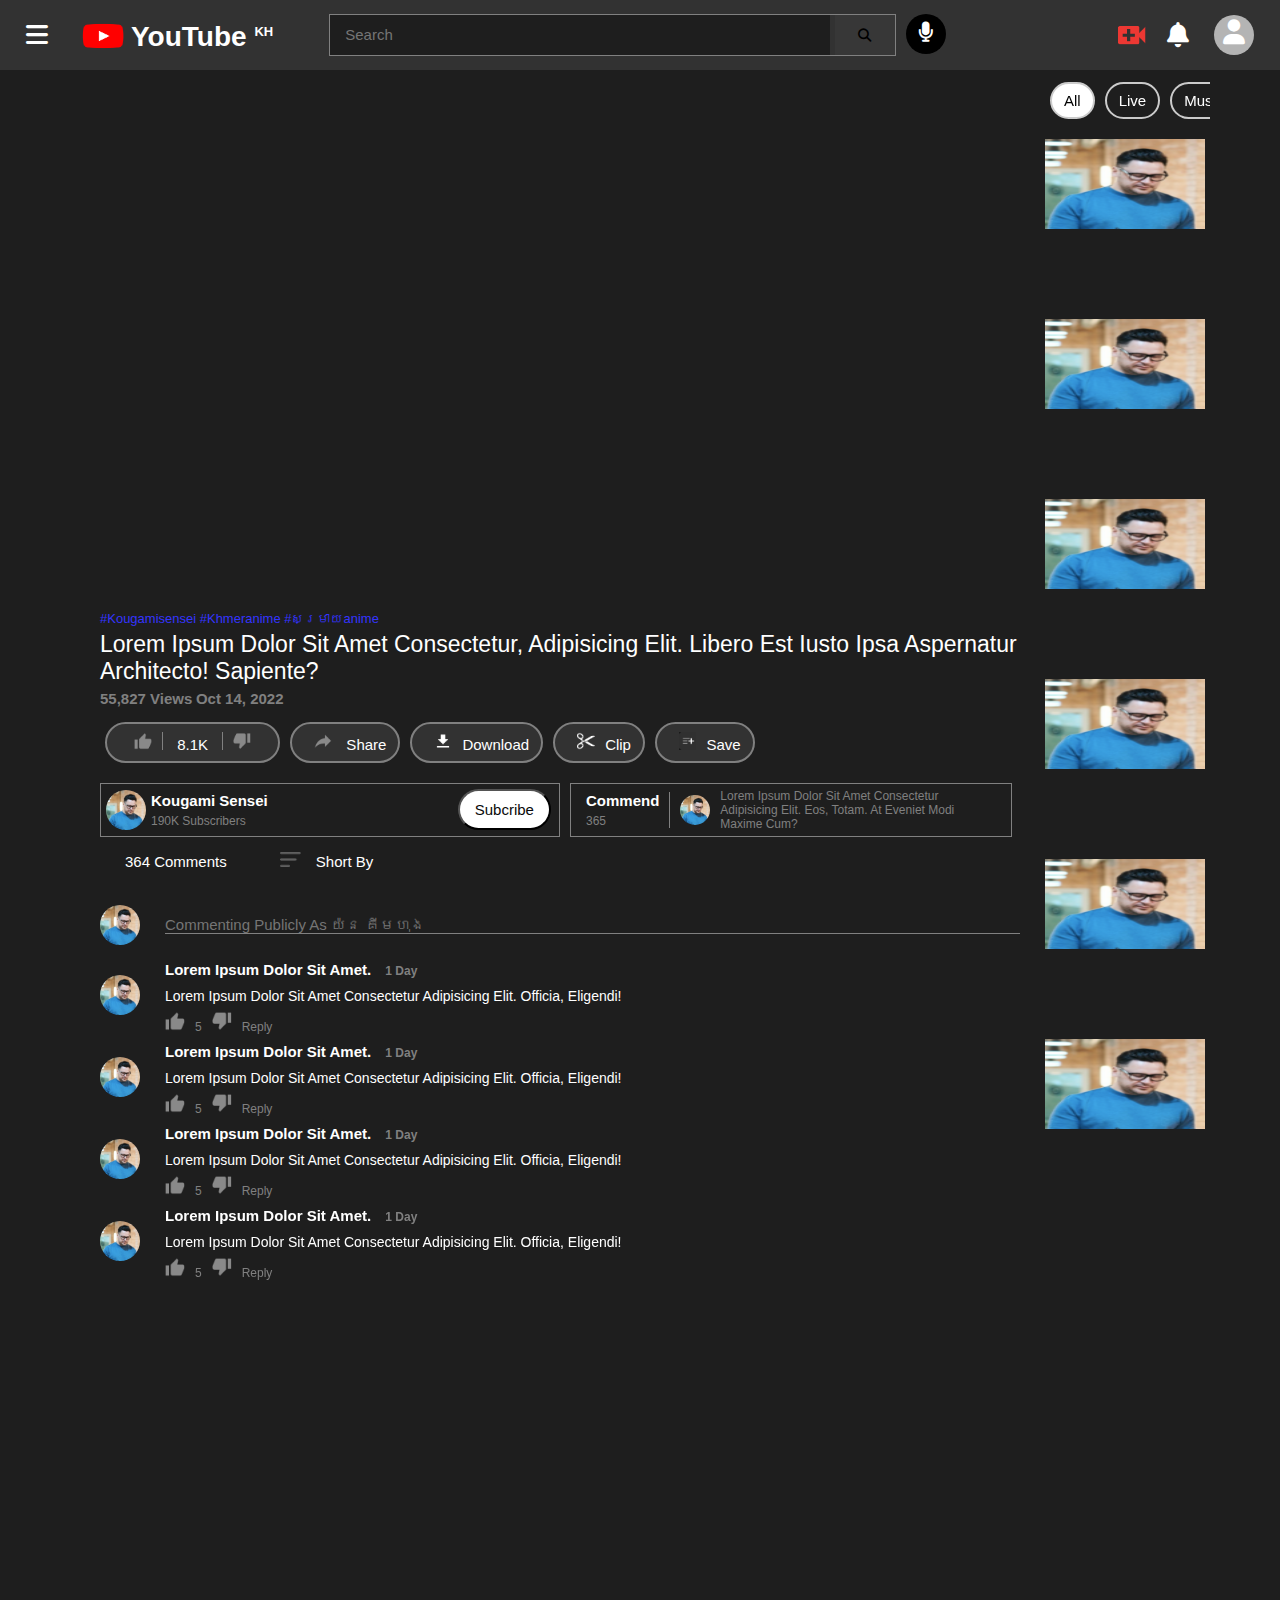
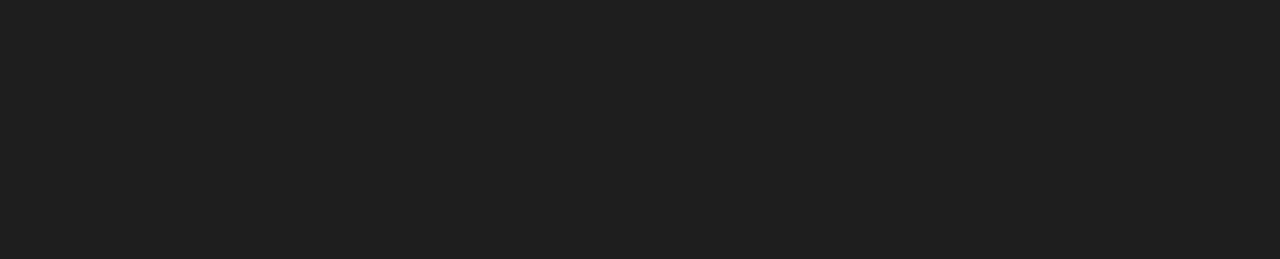
<file: child-youtube.html>
<!DOCTYPE html>
<html lang="en">
<head>
    <meta charset="UTF-8">
    <meta http-equiv="X-UA-Compatible" content="IE=edge">
    <meta name="viewport" content="width=device-width, initial-scale=1.0">
    <title>YouTube</title>
    <link rel="stylesheet" href="child-youtube.css">
    <link rel="stylesheet" href="https://cdnjs.cloudflare.com/ajax/libs/font-awesome/6.2.0/css/all.min.css">
</head>
<body>
    <!-- start header -->
    <section class="main">

 
    <div class="container-header">

        <!-- Logo youtube -->

        <div class="logo-youtube">
            <i id="icon-bar" class="fa-solid fa-bars"></i>
            <div class="image-youtube">
                <a href="#"><img src="image/youtube-logo.png" alt=""></a>
            </div>
            <div class="text-youtube">
                <a href="#"><h1>YouTube <sup>KH</sup></h1></a>
            </div>
        </div>

        <!-- search-form -->

        <div class="search-form">
            <form  class="form-search">
                <input type="search" name="" id="" placeholder="Search">
                <button><i id="search-icon" class="fa-solid fa-magnifying-glass"></i></button>     
            </form>
            <div class="icons-mis">
                <i id="microphone-icons" class="fa-solid fa-microphone"></i>
            </div>
        </div>

        <!-- icons  -->

        <div class="icons">
            <img id="upload-icon" src="images/upload.png" alt="">

            <i id="Notification-icons" class="fa-solid fa-bell"></i>
            <i id="user-icons" class="fa-solid fa-user"></i>
        </div>
    </div>
    <!-- End header -->


    <!-- start-container -->


    <div class="main-container">

        <!-- video-container -->

        <div class="video-play">
            <iframe id="video-youbube" src="https://www.youtube.com/embed/gso8VlrIoos" title="YouTube video player" frameborder="0" allow="accelerometer; autoplay; clipboard-write; encrypted-media; gyroscope; picture-in-picture" allowfullscreen></iframe>

             <div class="paragraph-tag">
            <div class="tag-small">
                <p>#kougamisensei #khmeranime #សម្រាយanime</p>
            </div>
            <div class="title">
                <p>Lorem ipsum dolor sit amet consectetur, adipisicing elit. Libero est iusto ipsa aspernatur architecto! Sapiente?</p>
            </div>
            <div class="date">
                <span>55,827 views</span> <span>Oct 14, 2022 </span>
            </div>
            <div class="icon-video">
                <p><img id="left-img" src="images/like.png" alt=""> <span> 8.1K </span> <img id="right-img" src="images/dislike.png" alt=""></p>
                <p><img src="images/share.png" alt=""> Share</p>
                <p><img src="image/download icon.png" alt="">download</p>
                <p><img src="image/clip icon.png" alt="">clip</p>
                <p><img src="image/save.PNG" alt="">save</p>
            </div>
            <div class="channel-user">
                <div class="left-user">
                    <img src="images/tom.png" alt="">
                    <div class="text">
                        <h1>Kougami Sensei</h1>
                        <p>190K subscribers</p>
                    </div>
                    <div class="sub">
                          <button>subcribe</button>
                    </div>
                  
                </div>
                <div class="right-user">
                    <div class="text-com">
                        <h1>Commend</h1>
                        <p>365</p>
                    </div>
                    <div class="user-comm">
                        <img src="images/tom.png" alt="">
                            <p>Lorem ipsum dolor sit amet consectetur adipisicing elit. Eos, totam. At eveniet modi maxime cum?</p>                    
                    </div>
                </div>
            </div>
            <div class="commends">
                <div class="self-comment">
                    <span>364 Comments</span>
                    <span> <img src="images/menu.png" alt="">short by</span>
                    <div class="user-commend">
                        <img src="images/tom.png" alt="">
                        <input type="text" placeholder="Commenting publicly as យ៉ន គីមហុង">
                    </div>
                </div>
 

                <div class="another-comments">
                    <div class="img-comm">
                        <img src="images/tom.png" alt="">
                    </div>
                    <div class="right-more">
                        <h1>Lorem ipsum dolor sit amet. <span>1 day</span></h1>
                        <p>Lorem ipsum dolor sit amet consectetur adipisicing elit. Officia, eligendi!</p>
                        <p><img src="images/like.png" alt=""><span>5</span><img src="images/dislike.png" alt=""><span>reply</span></p>
                    </div>
                </div>

                <div class="another-comments">
                    <div class="img-comm">
                        <img src="images/tom.png" alt="">
                    </div>
                    <div class="right-more">
                        <h1>Lorem ipsum dolor sit amet. <span>1 day</span></h1>
                        <p>Lorem ipsum dolor sit amet consectetur adipisicing elit. Officia, eligendi!</p>
                        <p><img src="images/like.png" alt=""><span>5</span><img src="images/dislike.png" alt=""><span>reply</span></p>
                    </div>
                </div>

                <div class="another-comments">
                    <div class="img-comm">
                        <img src="images/tom.png" alt="">
                    </div>
                    <div class="right-more">
                        <h1>Lorem ipsum dolor sit amet. <span>1 day</span></h1>
                        <p>Lorem ipsum dolor sit amet consectetur adipisicing elit. Officia, eligendi!</p>
                        <p><img src="images/like.png" alt=""><span>5</span><img src="images/dislike.png" alt=""><span>reply</span></p>
                    </div>
                </div>

                <div class="another-comments">
                    <div class="img-comm">
                        <img src="images/tom.png" alt="">
                    </div>
                    <div class="right-more">
                        <h1>Lorem ipsum dolor sit amet. <span>1 day</span></h1>
                        <p>Lorem ipsum dolor sit amet consectetur adipisicing elit. Officia, eligendi!</p>
                        <p><img src="images/like.png" alt=""><span>5</span><img src="images/dislike.png" alt=""><span>reply</span></p>
                    </div>
                </div>



            </div>
        </div>
        </div>
       

        <!-- another-video container -->
        <div class="another-video">

            <div class="header-choose">
                <p id="active">all</p>
                <p>live</p>
                <p>music</p>
                <p>mixs</p>
                <p>IU</p>
                <p>sport</p>
                <p>messi</p>
            </div>
            <div class="more-video">
                    <div class="image-video">
                        <a href="#"><img src="images/tom.png" alt=""></a>
                    </div>
                    <div class="para-video">
                        <a href="#"><h1>Lorem ipsum dolor sit ame.</h1><p>Lorem ipsum dolor sit amet consectetur adipisicing.</p></a>
                    </div>
            </div>
            <div class="more-video">
                    <div class="image-video">
                        <a href="#"><img src="images/tom.png" alt=""></a>
                    </div>
                    <div class="para-video">
                        <a href="#"><h1>Lorem ipsum dolor sit amet.</h1><p>Lorem ipsum dolor sit amet consectetur adipisicing.</p></a>
                    </div>
            </div>
            <div class="more-video">
                    <div class="image-video">
                        <a href="#"><img src="images/tom.png" alt=""></a>
                    </div>
                    <div class="para-video">
                        <a href="#"><h1>Lorem ipsum dolor sit amet.</h1><p>Lorem ipsum dolor sit amet consectetur adipisicing.</p></a>
                    </div>
            </div>
            <div class="more-video">
                    <div class="image-video">
                        <a href="#"><img src="images/tom.png" alt=""></a>
                    </div>
                    <div class="para-video">
                        <a href="#"><h1>Lorem ipsum dolor sit amet.</h1><p>Lorem ipsum dolor sit amet consectetur adipisicing.</p></a>
                    </div>
            </div>
            <div class="more-video">
                    <div class="image-video">
                        <a href="#"><img src="images/tom.png" alt=""></a>
                    </div>
                    <div class="para-video">
                        <a href="#"><h1>Lorem ipsum dolor sit amet.</h1><p>Lorem ipsum dolor sit amet consectetur adipisicing.</p></a>
                    </div>
            </div>
            <div class="more-video">
                    <div class="image-video">
                        <a href="#"><img src="images/tom.png" alt=""></a>
                    </div>
                    <div class="para-video">
                        <a href="#"><h1>Lorem ipsum dolor sit amet.</h1><p>Lorem ipsum dolor sit amet consectetur adipisicing.</p></a>
                    </div>
            </div>

        </div>

    </div>

    <!-- ends-container -->
</section>
</body>
</html>
</file>
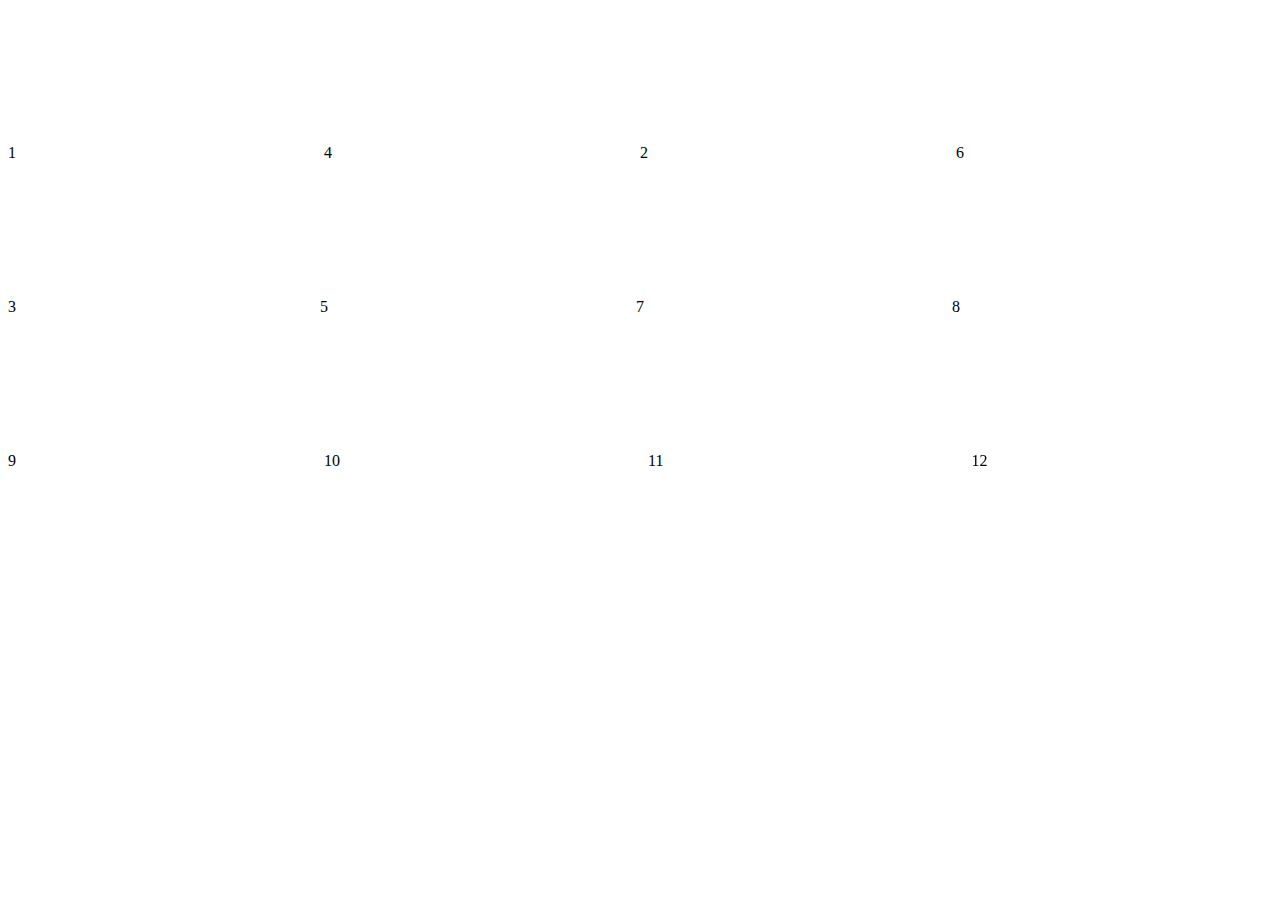
<file: test.html>
<!DOCTYPE html>
<html lang="en">
<head>
    <meta charset="UTF-8">
    <meta http-equiv="X-UA-Compatible" content="IE=edge">
    <meta name="viewport" content="width=device-width, initial-scale=1.0">
    <title>Document</title>
</head>
<body>
    1   <iframe id="video-youbube" src="https://www.youtube.com/embed/o_nxIQTM_B0" title="YouTube video player" frameborder="0" allow="accelerometer; autoplay; clipboard-write; encrypted-media; gyroscope; picture-in-picture" allowfullscreen></iframe>
    4 <iframe id="video-youbube"  src="https://www.youtube.com/embed/D1PvIWdJ8xo" title="YouTube video player" frameborder="0" allow="accelerometer; autoplay; clipboard-write; encrypted-media; gyroscope; picture-in-picture" allowfullscreen></iframe>
    2 <iframe id="video-youbube"  src="https://www.youtube.com/embed/uQSy4WkxOD8" title="YouTube video player" frameborder="0" allow="accelerometer; autoplay; clipboard-write; encrypted-media; gyroscope; picture-in-picture" allowfullscreen></iframe>
    6 <iframe id="video-youbube"  src="https://www.youtube.com/embed/RG732tuiZIs" title="YouTube video player" frameborder="0" allow="accelerometer; autoplay; clipboard-write; encrypted-media; gyroscope; picture-in-picture" allowfullscreen></iframe>
    3<iframe id="video-youbube"  src="https://www.youtube.com/embed/9EDZixuODrw" title="YouTube video player" frameborder="0" allow="accelerometer; autoplay; clipboard-write; encrypted-media; gyroscope; picture-in-picture" allowfullscreen></iframe>
    5 <iframe id="video-youbube"  src="https://www.youtube.com/embed/D7J9Nz5bLMI" title="YouTube video player" frameborder="0" allow="accelerometer; autoplay; clipboard-write; encrypted-media; gyroscope; picture-in-picture" allowfullscreen></iframe>
    7 <iframe id="video-youbube"  src="https://www.youtube.com/embed/pxDA6fXZPfg" title="YouTube video player" frameborder="0" allow="accelerometer; autoplay; clipboard-write; encrypted-media; gyroscope; picture-in-picture" allowfullscreen></iframe>
    8 <iframe id="video-youbube"  src="https://www.youtube.com/embed/ThBmG54Nc-Y" title="YouTube video player" frameborder="0" allow="accelerometer; autoplay; clipboard-write; encrypted-media; gyroscope; picture-in-picture" allowfullscreen></iframe>
    9 <iframe id="video-youbube"  src="https://www.youtube.com/embed/TyOwx0Okc1A" title="YouTube video player" frameborder="0" allow="accelerometer; autoplay; clipboard-write; encrypted-media; gyroscope; picture-in-picture" allowfullscreen></iframe>
    10 <iframe id="video-youbube"  src="https://www.youtube.com/embed/qfVuRQX0ydQ" title="YouTube video player" frameborder="0" allow="accelerometer; autoplay; clipboard-write; encrypted-media; gyroscope; picture-in-picture" allowfullscreen></iframe>
    11 <iframe id="video-youbube"  src="https://www.youtube.com/embed/0-q1KafFCLU" title="YouTube video player" frameborder="0" allow="accelerometer; autoplay; clipboard-write; encrypted-media; gyroscope; picture-in-picture" allowfullscreen></iframe>
    12 <iframe id="video-youbube"  src="https://www.youtube.com/embed/sqgxcCjD04s" title="YouTube video player" frameborder="0" allow="accelerometer; autoplay; clipboard-write; encrypted-media; gyroscope; picture-in-picture" allowfullscreen></iframe>
</body>
</html>
</file>
<file: style.css>
*{
    padding: 0;
    margin: 0;
    box-sizing: border-box;
    font-family: sans-serif;
    text-transform: capitalize;
}
body{
    background-color: #1e1e1e;
}

/* scroll bar */
::-webkit-scrollbar {
    width: 8px;
    background-color: none;
}
:hover::-webkit-scrollbar {
    background-color: transparent;
}
:hover::-webkit-scrollbar-thumb {
    background-color: rgb(79,79,79);
}
  ::-webkit-scrollbar-track { 
    border-radius: 10px;
  }
  ::-webkit-scrollbar-thumb {  
    border-radius: 8px;
  }

.container-header{
    width: 100%;
    height: 70px;
    position: fixed;
    top: 0;
    left: 0;
    background-color: #1e1e1e;
    padding: 0 2%;
    display: flex;
    align-items: center;
    justify-content: space-between;
    z-index: 100;
    
}
.container-header #icon-bar{
    font-size: 25px;
    color: white;
} 
.container-header .logo-youtube{
    display: flex;
    align-items: center;
   
}
.image-youtube img{
    height: 70px;
    width: 110px;
    margin-top: 5px;
}
.image-youtube{
    position: relative;
    top: 0;
    left: 0;
}
.text-youtube a{
    text-decoration: none;
    position: absolute;
    left: 131px;
    top: 21px;
}
.text-youtube a h1{
    font-size: 28px;
    color: white;
    
}
.text-youtube a h1 sup{
    font-size: 13px;
}


    /* search-form */

.search-form{
    display: flex;
}
.form-search{
    border: 1px solid gray;
    margin-right: 10px;
}
.form-search input{
    width: 500px;
    height: 40px;
    outline: none;
    border: none;
    padding-left: 15px ;
    background-color: #1e1e1e;
    color: white;
}
.form-search input::placeholder{
    font-size: 15px;
}
.form-search button{
    width: 60px;
    height: 40px;
    outline: none;
    border: none;
    cursor: pointer;
    background-color: rgb(55, 55, 55);
}
#microphone-icons{
    width: 40px;
    height: 40px;
    text-align: center;
    font-size: 20px;
    line-height: 35px;
    border-radius: 50%;
    color: white;
    background-color: black;
    cursor: pointer;
    
}

    /* Header-icons */

.icons{
    display: flex;
    align-items: center;
}
#Notification-icons{
    font-size:  25px;
    color: white;
    margin-right: 25px;
    cursor: pointer;
}
#user-icons{
    font-size: 25px;
    color: white;
    width: 40px;
    height: 40px;
    line-height: 35px;  
    text-align: center;
    border-radius: 50%;
    cursor: pointer;
    background-color: rgb(180, 180, 180);
}
.icons #upload-icon{
    height: 30px;
    margin-right: 20px;
    cursor: pointer;
}

.content-body{
    display: flex;
}
/* Start navbar */

.Navbar-container{
    width: 240px;
    height: 100vh;
    position: fixed;     
    left: 0;
    top: 9.5%;
    overflow-y: scroll;
    background-color: #1e1e1e;
    float: left;
  
}
.first-content ul{
    width: 100%;
    border-bottom: 1px solid gray;
}

.first-content ul li{
    list-style: none;
}
.first-content ul li a{
    display: block;
    text-align: left;
    margin-left: 10px;
    text-decoration: none;
    padding: 10px;
    color: white;
    font-size: 15px;
   
}
.first-content ul li a:hover{
    background-color: rgba(190, 190, 190, 0.2);
}
.first-content ul li a img{
    height: 20px;
    color: white;
    margin-right: 20px;
}

/* subcription */
.subcription-container{
    border-bottom: 1px solid gray;
}
.subcription-container h1{
    font-size: 17px;
    color: gray;
    padding: 10px;
    text-transform: uppercase;

}
.subcription{
    display: flex;
    align-items: center;
    justify-content: flex-start;
    cursor: pointer;
   

}
.subcription .user-acc img{
    width: 30px;
    border-radius: 50%;
    margin: 10px 15px 0 15px;
}
.subcription  .name-acc p{
    font-size: 15px;
    color: white;

}
.subcription:hover{
    background-color:gray;
}
.first-content h1{
    font-size: 18px;
    color: gray;
    padding: 10px;
}
.para p{
    font-size: 15px;
    color: gray;
    text-align: center;
    line-height: 25px;
}

.empty-class{
    height: 20vh;
}
/* Ends navbar */

/* start main-container */

.main-container{
    position: relative;
    float: right;
    top: 10%;
    height: auto;
    margin-top: 5%;
    width:84.5%;
  
}
.top-header{
    width: 100%;
    height: 60px;
    border-bottom: 1px solid gray;
    border-top: 1px solid gray;
    display: flex;
    align-items: center;
   
}

.top-header p{
    padding: 8px 12px;
    color: white;
    font-size: 15px;
    border: 2px solid rgb(203, 203, 203);
    border-radius: 50px 50px ;
    margin: 0 10px 0 10px;
    cursor: pointer;
}
.top-header p:hover{
    background-color: gray;
}
#active{
    color: black;
    background-color: rgb(255, 255, 255);
   
}
#home{
    background-color: rgba(190, 190, 190, 0.2);
}
.card-container{
    padding: 25px;
    display: flex;
    gap: 30px; 
}
.card-content:hover{
    transform: scale(1.1);
    transition: all .5s ease-in-out;
}
.card-bolck2, .card-bolck3{
    padding: 25px;
    display: flex;
    gap: 30px; 
}
.card-content{
    width: 23%;
    height: 270px;
    cursor: pointer;
    position: relative;
}
.card-content .image{
    width: 100%;
    height: 170px;
    background-color: antiquewhite;
}
.card-content .charect{
    padding-top: 15px;
    background-color: transparent;
}
.card-content .charect a{
    text-decoration: none;
}
.card-content .charect a h1{
    font-size: 15px;
    font-weight: 500;
    color: white;
}
.card-content .charect a p{
    font-size: 12px;
    color: gray;
    padding-top: 10px;
}

/* ends main-container */
</file>
<file: child-youtube.css>
*{
    padding: 0;
    margin: 0;
    box-sizing: border-box;
    font-family: sans-serif;
    text-transform: capitalize;
}
body{
    background-color: #1e1e1e;
}

/* scroll bar */

.container-header{
    width: 100%;
    height: 70px;
    position: fixed;
    top: 0;
    left: 0;
    background-color: #323232;
    padding: 0 2%;
    display: flex;
    align-items: center;
    justify-content: space-between;
   
    
}
.container-header #icon-bar{
    font-size: 25px;
    color: white;
} 
.container-header .logo-youtube{
    display: flex;
    align-items: center;
   
}
.image-youtube img{
    height: 70px;
    width: 110px;
    margin-top: 5px;
}
.image-youtube{
    position: relative;
    top: 0;
    left: 0;
}
.text-youtube a{
    text-decoration: none;
    position: absolute;
    left: 131px;
    top: 21px;
}
.text-youtube a h1{
    font-size: 28px;
    color: white;
    
}
.text-youtube a h1 sup{
    font-size: 13px;
}


    /* search-form */

.search-form{
    display: flex;
}
.form-search{
    border: 1px solid gray;
    margin-right: 10px;
}
.form-search input{
    width: 500px;
    height: 40px;
    outline: none;
    border: none;
    padding-left: 15px ;
    background-color: #1e1e1e;
    color: white;
}
.form-search input::placeholder{
    font-size: 15px;
}
.form-search button{
    width: 60px;
    height: 40px;
    outline: none;
    border: none;
    cursor: pointer;
    background-color: rgb(55, 55, 55);
}
#microphone-icons{
    width: 40px;
    height: 40px;
    text-align: center;
    font-size: 20px;
    line-height: 35px;
    border-radius: 50%;
    color: white;
    background-color: black;
    cursor: pointer;
}

    /* Header-icons */

.icons{
    display: flex;
    align-items: center;
}
#Notification-icons{
    font-size:  25px;
    color: white;
    margin-right: 25px;
    cursor: pointer;
}
#user-icons{
    font-size: 25px;
    color: white;
    width: 40px;
    height: 40px;
    line-height: 35px;  
    text-align: center;
    border-radius: 50%;
    cursor: pointer;
    background-color: rgb(180, 180, 180);
}
.icons #upload-icon{
    height: 30px;
    margin-right: 20px;
    cursor: pointer;
}


        /* start-container */

.main-container{
    margin-top: 4.6%;
    padding-top: 23px;
    padding-left: 100px;
    padding-right: 70px;
    width: 100%;
    height: 200vh; 
    display: flex;
    
}
/* video-container */

#video-youbube{
    width: 920px;
    height: 520px;
}

 /* under video container */

 /* paragraph-tag */

.paragraph-tag{
    width: 100%;
    padding-top: 5px;
    color: rgb(52, 52, 255);
    font-size: 13px;
    cursor: pointer;
 }

 /* title */

 .title p{
    padding-top: 5px;
    padding-bottom: 5px;
    color: white;
    font-size: 23px;
    cursor: pointer;
 }
 /* date */
.date span{
    color: gray;
    font-size: 15px;
    font-weight: 600;
    cursor: pointer;
}

/* icon-video */

.icon-video{
    margin-top: 15px;
    display: flex;
    align-items: center;  
}
.icon-video img {
    height: 18px;
    padding: 0 10px;
}
.icon-video span{
    padding: 0 10px;
}
#left-img{
    margin-left: 5px;
    border-right: 1px solid gray;
}
#right-img{
    margin-right: 5px;
    border-left: 1px solid gray;
}
.icon-video p{
    padding: 8px 12px;
    color: white;
    font-size: 15px;
    border: 2px solid gray;
    border-radius: 50px 50px ;
    margin: 0 5px 0 5px;
    cursor: pointer;
    background-color: #323232;
}
.icon-video p:hover{
    background-color: rgb(79, 79, 79);
}

/* channel-user */

.channel-user{
    width: 100%;
    display: flex;
    margin-top: 20px;
}
.channel-user .left-user{
    display: flex;
    align-items: center;
    width: 50%;
}
.left-user{
    display: flex;
    align-items: center;
    padding: 5px;
    border: 1px solid gray;
}
.left-user img{
    height: 40px;
    border-radius: 50%;
    margin-right: 5px;
}
.left-user h1{
    font-size: 15px;
    color: white;
}
.left-user p{
    padding-top: 5px;
    font-size: 12px;
    color: gray;
}
.left-user .sub button{
    padding: 10px 15px;
    font-size: 15px;
    color: rgb(9, 9, 9);
    background-color: white;
    border-radius: 50px 50px;
    margin-left: 190px;
}
.right-user{
    display: flex;
    align-items: center;
    padding: 5px;
    border: 1px solid gray;
    margin-left: 10px;
}
.text-com{
    border-right: 1px solid gray;
    padding: 0 10px;
}
.text-com h1{
    font-size: 15px;
    color: white;
}
.text-com p{
    padding-top: 5px;
    font-size: 12px;
    color: gray;
}
.user-comm {
    display: flex;
    align-items: center;
    margin: 0 10px;

}
.right-user{
    width: 48%;
}
.user-comm img {
    height: 30px;
    border-radius: 50%;
}
.user-comm  p{
    font-size: 12px;
    color: gray;
    padding-left: 10px;
}


/* commends container */
.self-comment{
    width: 100%;
    margin: 15px 0;

}
.self-comment span{
    font-size: 15px;
    color: white;
    margin: 15px 25px;
}
.self-comment span img{
    margin-right: 15px;
    height: 15px;
    color: #1e1e1e;
}
.user-commend {
    display: flex;
    align-items: center;
    margin-top: 35px;
}
.user-commend img{
    height: 40px;
    border-radius: 50%;
}
.user-commend input{
    margin-left: 25px;
    width: 100%;
    font-size: 15px;
    color: gray;
    border: none;
    outline: none;
    background-color: transparent;
    border-bottom: 1px solid gray;
}
.another-comments{
    display: flex; 
}

.img-comm img{
    height: 40px;
    border-radius: 50%;
    margin-top: 15px;
    margin-right: 25px;
}
.right-more h1{
    font-size: 15px;
    color: white;
    line-height: 20px;
}
.right-more span{
    font-size: 12px;
    color:gray;
    padding: 0 10px ;
}
.right-more p{
    font-size: 14px;
    color: white;
    line-height: 30px;
}
.right-more p img{
    height: 20px;
}
/* another-video container */
.header-choose{
    display: flex;
    margin-bottom: 20px;
    overflow-x: scroll;
}
::-webkit-scrollbar{
    background-color: transparent;
}
.header-choose p{
    padding: 8px 12px;
    color: white;
    font-size: 15px;
    border: 2px solid rgb(203, 203, 203);
    border-radius: 50px 50px ;
    margin: 0 5px 0 5px;
    cursor: pointer;
    
}
.header-choose p:hover{
    background-color: gray;
}
#active{
    color: black;
    background-color: rgb(255, 255, 255);
   
}

.another-video{
    margin-left: 25px ;
    overflow: hidden;

}
.another-video .more-video{
    display: flex;
    gap: 7px;
}
.image-video a img{
    height: 90px;
    width: 160px;
}
.more-video{
    margin-top: 10px;
}
.more-video .para-video a{
    text-decoration: none;
}
.para-video a h1{
    font-size: 17px;
    color: white;
}
.para-video a p{
    padding-top: 5px;
    font-size: 15px;
    color: white;
}
</file>
